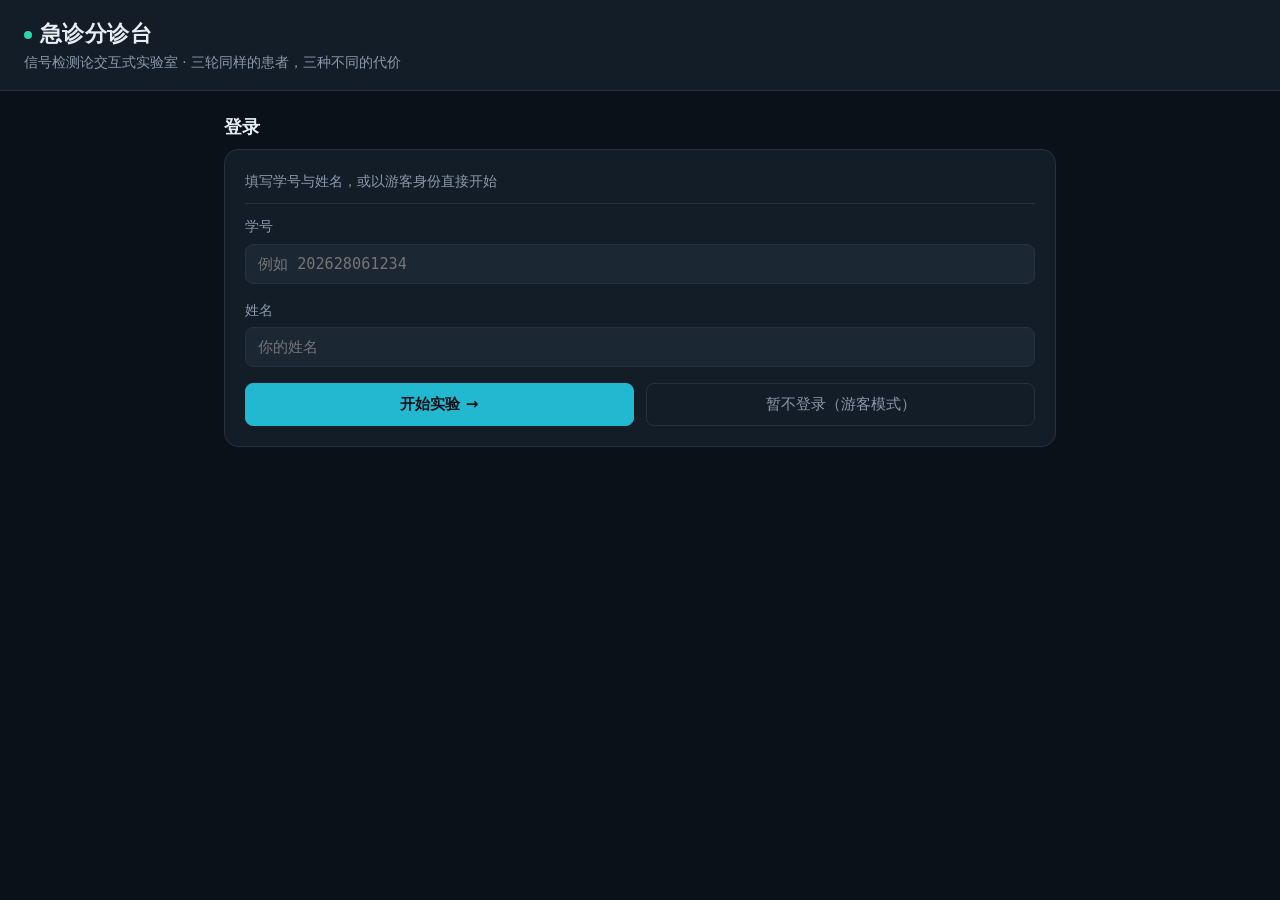
<file: index.html>
<!DOCTYPE html>
<html lang="zh-CN">
<head>
<meta charset="UTF-8">
<meta name="viewport" content="width=device-width, initial-scale=1.0">
<title>急诊分诊台 · 信号检测论交互式实验室</title>

<!-- 样式：先令牌，再布局 -->
<link rel="stylesheet" href="styles/tokens.css">
<link rel="stylesheet" href="styles/main.css">

<style>
/* ============================================================================
 * 开发导航条的门控（契约第 9 节第 1 条：学生一打开不许看见「7 后台」）
 *
 * ★ 用 CSS 默认藏起来，只有 <html> 上带 .dev-mode 时才显示。
 *   道理：CSS 是渲染前就生效的 ——「学生看到后台按钮」这件事在样式表
 *   生效的那一刻就不可能发生。换成 JS 回来改 style，页面会先按
 *   display:flex 画一帧再藏起来，那一帧学生是看得见的（闪一下）。
 *
 * ★ 为什么不写进 styles/main.css：本任务书的集成边界只允许改
 *   js/patient.js / index.html / admin.html / js/admin.js / docs/部署步骤.md，
 *   styles/* 整份只读。这一块排在两个 <link> 之后，选择器优先级和
 *   main.css 里那条 .dev-nav 相同（都是 0,1,0）—— 同优先级后写的赢，
 *   所以级联结果和写在 main.css 里完全一样。
 * ==========================================================================*/
.dev-nav{ display: none; }
html.dev-mode .dev-nav{ display: flex; }
</style>

<script>
/* 门控的开关：网址带 ?dev=1（判据是"有 dev 这个键"，值写什么都行）才显示。
 * ★ 这段必须放在 <head> 里、<body> 之前 —— 门控要在首次渲染之前生效。
 *   CSS 已经默认藏住了（所以最坏情况也只是导航条晚一点出现，不会闪出来），
 *   这里再在渲染前补上 .dev-mode，带参数的开发者一进来就是完整的。 */
if (new URLSearchParams(location.search).has('dev')) {
  document.documentElement.className += ' dev-mode';
}
</script>
</head>
<body>

<!-- ==========================================================================
     全局页头
     ========================================================================== -->
<header class="app-header">
  <h1><span class="brand-dot"></span>急诊分诊台</h1>
  <p class="subtitle">信号检测论交互式实验室 · 三轮同样的患者，三种不同的代价</p>
</header>

<!-- ==========================================================================
     开发导航条 —— 骨架阶段的临时工具，验收完成后可删
     ★ 整条默认藏起来，只有网址带 ?dev=1 时才显示（见 <head> 里的门控）
     当前所在的屏会高亮（由 showScreen 同步）
     ========================================================================== -->
<nav class="dev-nav">
  <span class="dev-nav-label">开发导航</span>
  <button data-screen="login"   onclick="showScreen('login')">1 登录</button>
  <button data-screen="brief"   onclick="showScreen('brief')">2 说明</button>
  <button data-screen="game"    onclick="showScreen('game')">3 游戏</button>
  <button data-screen="round"   onclick="showScreen('round')">4 轮次</button>
  <button data-screen="results" onclick="showScreen('results')">5 结果</button>
  <button data-screen="lab"     onclick="showScreen('lab')">6 实验室</button>
  <!-- 后台是独立页面，不是本页的一屏 —— 所以没有 data-screen 可高亮，
       直接跳过去（showScreen('admin') 已经随占位屏一起删掉了） -->
  <button onclick="location.href='admin.html'">7 后台</button>
</nav>

<main>

  <!-- ========================================================================
       1. 登录
       ======================================================================== -->
  <div class="screen active" id="screen-login">
    <h2>登录</h2>
    <p class="placeholder">这一屏最终会有：学号 + 姓名输入框，以及一个游客模式入口。</p>
    <div class="card">
      <div class="card-head">占位 · 尚未实装</div>
      <button class="btn btn-primary" onclick="showScreen('brief')">进入实验说明 →</button>
    </div>
  </div>

  <!-- ========================================================================
       2. 实验说明
       ======================================================================== -->
  <div class="screen" id="screen-brief">
    <h2>实验说明</h2>
    <p class="placeholder">这一屏最终会有：三轮结构说明、试次模式二选一（标准 30 / 快速 16）、知情同意。</p>
    <div class="card">
      <div class="card-head">占位 · 尚未实装</div>
      <button class="btn btn-primary">开始第一轮 →</button>
    </div>
  </div>

  <!-- ========================================================================
       3. 游戏
       ======================================================================== -->
  <div class="screen" id="screen-game">
    <h2 id="gameTitle">第 1 轮 · 常规值班</h2>
    <p class="placeholder">这一屏最终会有：患者卡片（主诉 + 生命体征）、「立即紧急处理 / 可以等待」两个按钮、判断后的即时反馈。</p>

    <!-- 监护仪面板的容器（视觉层 · 第 1 阶段）：位置在患者卡片上方。
         ⚠️ 这一块是 M1 骨架留下的静态占位，运行时会被 js/engine.js 里那句
         screen.innerHTML = [...] 整个换掉 —— 所以【活的】那个 #monitorPanel
         建在 engine.js 里，两处必须都在（详见交付说明）。 -->
    <div id="monitorPanel"></div>

    <div class="card">
      <div class="card-head">占位 · 尚未实装</div>
      <div class="btn-row">
        <button class="btn btn-danger" onclick="Engine.respond(true)">立即紧急处理</button>
        <button class="btn btn-ghost" onclick="Engine.respond(false)">可以等待</button>
      </div>
    </div>
  </div>

  <!-- ========================================================================
       4. 轮次过渡
       ======================================================================== -->
  <div class="screen" id="screen-round">
    <h2 id="roundTitle">轮次过渡</h2>
    <p class="placeholder">这一屏最终会有：情境变化提示（急诊爆满 / 复盘漏诊），带玩家真实数据。</p>
    <div class="card">
      <div class="card-head">占位 · 尚未实装</div>
      <pre id="roundIntro" class="round-intro"></pre>
      <button class="btn btn-primary">进入下一轮 →</button>
    </div>
  </div>

  <!-- ========================================================================
       5. 结果
       ======================================================================== -->
  <div class="screen" id="screen-results">
    <h2>结果</h2>
    <p class="placeholder">这一屏最终会有：三轮对比表（P(H) / P(FA) / d′ / c / 准确率）、混淆矩阵、SDT 指标解读。</p>
    <div class="card">
      <div class="card-head">占位 · 尚未实装</div>
      <table class="cm-table">
        <caption>混淆矩阵（示例格式）</caption>
        <thead>
          <tr><th>第一轮</th><th>击中 H</th><th>漏报 M</th><th>误报 FA</th><th>正确拒斥 CR</th></tr>
        </thead>
        <tbody>
          <tr><td>计数</td><td>—</td><td>—</td><td>—</td><td>—</td></tr>
        </tbody>
      </table>
      <div class="btn-row">
        <button class="btn btn-primary" onclick="showScreen('lab')">打开概念实验室 →</button>
        <button class="btn btn-ghost" onclick="Store.reset(); showScreen('login')">重新开始 →</button>
      </div>
    </div>
  </div>

  <!-- ========================================================================
       6. 概念实验室
       ======================================================================== -->
  <div class="screen" id="screen-lab">
    <h2>概念实验室</h2>
    <p class="placeholder">拖动滑块，观察 d′、判据 c、先验概率和代价怎么改变混淆矩阵和 ROC 曲线。</p>

    <nav class="lab-tabs" id="labTabs">
      <button class="lab-tab" data-lab="dist">两个分布</button>
      <button class="lab-tab" data-lab="roc">ROC 曲线</button>
      <button class="lab-tab" data-lab="payoff">代价与最优判据</button>
      <button class="lab-tab" data-lab="vigilance">警觉衰退模拟</button>
    </nav>

    <!-- 4 个面板容器。
         内容由各自的模块在【第一次被显示时】填充 —— 见 index.html 底部的 showLab()。
         不要在页面加载时就渲染进这里（容器还藏着，ECharts 会建成 0×0）。 -->
    <div class="lab-panel" id="panel-dist"></div>
    <div class="lab-panel" id="panel-roc"></div>
    <div class="lab-panel" id="panel-payoff"></div>
    <div class="lab-panel" id="panel-vigilance"></div>

    <!-- ★ 教师后台是【独立页面】admin.html（契约第 1 节 / 第 9 节第 2 条），
         不是本页的一屏 —— 这里必须整页跳转。
         原来写的是 showScreen('admin')，跳到的是本页那个写着
         「占位 · 尚未实装」的 #screen-admin，任何人点进来都以为后台没做。 -->
    <div style="margin-top:28px;text-align:center">
      <button class="btn btn-ghost" onclick="location.href='admin.html'">进入教师后台 →</button>
    </div>
  </div>

</main>

<!-- 配置与工具：先 config 后 utils -->
<script src="js/config.js"></script>
<script src="js/utils.js"></script>

<!-- 会话状态与各屏：store 必须排在最前（auth / brief 都要读它） -->
<script src="js/store.js"></script>
<script src="js/auth.js"></script>
<script src="js/brief.js"></script>

<!-- 患者：patient-data 是 patient 的素材库，必须排在它前面 -->
<script src="js/patient-data.js"></script>
<script src="js/patient.js"></script>
<script src="js/patient-card.js"></script>

<!-- 监护仪面板（视觉层 · 第 1 阶段）。★ 必须排在 engine.js 前面：engine 出患者时要调 Monitor.render -->
<script src="js/monitor.js"></script>

<!-- 游戏：先 scoring（纯计算），再 engine（状态机），最后 round（过渡屏） -->
<script src="js/scoring.js"></script>
<script src="js/engine.js"></script>
<script src="js/round.js"></script>

<!-- 成绩提交：POST /api/submit，失败静默、不影响游戏 -->
<script src="js/submit.js"></script>

<!-- 结果页 -->
<script src="js/results.js"></script>

<!-- 图表：echarts 是第三方库，必须排在 chart.js 前面（chart.js 要用它） -->
<script src="js/vendor/echarts.min.js"></script>
<script src="js/chart.js"></script>

<!-- 概念实验室的 4 个面板：各自往 #panel-xxx 里渲染，互不干扰 -->
<script src="js/lab/dist.js"></script>
<script src="js/lab/roc.js"></script>
<script src="js/lab/payoff.js"></script>
<script src="js/lab/vigilance.js"></script>

<script>
/* ============================================================================
 * 屏幕切换
 *
 * 参数用短名（'login'），函数内部拼成 'screen-login'。
 * 切换方式：给目标屏加 .active，其余屏由 CSS 自动隐藏（见 main.css）。
 * ==========================================================================*/

function showScreen(id) {
  var screens = document.querySelectorAll('.screen');

  for (var i = 0; i < screens.length; i++) {
    screens[i].classList.remove('active');
  }

  var target = document.getElementById('screen-' + id);
  if (!target) {
    console.warn('没有这个屏幕：screen-' + id);
  } else {
    target.classList.add('active');
  }

  // 同步开发导航条的高亮
  var navBtns = document.querySelectorAll('.dev-nav button');
  for (var j = 0; j < navBtns.length; j++) {
    if (navBtns[j].getAttribute('data-screen') === id) {
      navBtns[j].classList.add('active');
    } else {
      navBtns[j].classList.remove('active');
    }
  }

  window.scrollTo(0, 0);

  // 离开游戏屏时停掉监护仪的波形动画（视觉层 · 第 1 阶段）。
  // 波形是 requestAnimationFrame 驱动的：屏都藏起来了还接着画，
  // 就是白烧 CPU。所有换屏都走这个函数，所以停在这一处就够了。
  if (id !== 'game' && window.Monitor) Monitor.stop();

  // 进概念实验室时，默认打开第一个面板（懒渲染，见下面的 showLab）
  if (id === 'lab') {
    // ★ 每次进入都重置渲染标记 —— 学生玩完一局再回来，
    //   看到的必须是自己【新的】数据（比如 ROC 上那三个工作点）。
    //   只重置标记、不立刻重画，等 showLab 打开哪个面板哪个才重画。
    Object.keys(LAB_PANELS).forEach(function (k) {
      LAB_PANELS[k].rendered = false;
    });
    showLab('dist');
  }

  // 进结果页时重新渲染 —— 每局的 Store.rounds 都不一样，不能只渲染一次
  if (id === 'results' && window.Results && typeof Results.render === 'function') {
    Results.render(document.getElementById('screen-results'));
  }
}

/* ============================================================================
 * 概念实验室：面板切换
 *
 * ★ 关键机制：面板【第一次被显示时】才渲染，不是页面加载时就全渲染。
 *
 *   原因：ECharts 建图时要读容器的宽高。如果容器还藏着（display: none），
 *   宽高都是 0，图建出来就是 0×0 —— 切过去只看到一片空白。
 *   所以必须等容器真正可见了，才让对应的模块去建图。
 *
 * 【4 个面板模块的接口】（契约 5.6）
 *   window.LabDist      = { render: function (el) {...} }
 *   window.LabRoc       = { render: function (el) {...} }
 *   window.LabPayoff    = { render: function (el) {...} }
 *   window.LabVigilance = { render: function (el) {...} }
 *   el 就是下面那 4 个 #panel-xxx 容器，模块自己往里面填内容。
 * ==========================================================================*/

var LAB_PANELS = {
  dist:      { el: 'panel-dist',      mod: 'LabDist',      rendered: false },
  roc:       { el: 'panel-roc',       mod: 'LabRoc',       rendered: false },
  payoff:    { el: 'panel-payoff',    mod: 'LabPayoff',    rendered: false },
  vigilance: { el: 'panel-vigilance', mod: 'LabVigilance', rendered: false }
};

function showLab(name) {
  var cur = LAB_PANELS[name];
  if (!cur) return;

  // 1. 面板显隐
  Object.keys(LAB_PANELS).forEach(function (k) {
    var el = document.getElementById(LAB_PANELS[k].el);
    if (el) el.style.display = (k === name) ? 'block' : 'none';
  });

  // 2. 标签高亮
  var tabs = document.querySelectorAll('.lab-tab');
  for (var i = 0; i < tabs.length; i++) {
    tabs[i].classList.toggle('active', tabs[i].getAttribute('data-lab') === name);
  }

  // 3. ★ 第一次显示时才渲染
  if (cur.rendered) return;

  var box = document.getElementById(cur.el);
  var mod = window[cur.mod];
  if (!mod || typeof mod.render !== 'function') {
    box.innerHTML =
      '<div class="card"><div class="card-head">模块未加载</div>' +
      '找不到 <code>window.' + cur.mod + '.render()</code>。' +
      '请检查 index.html 里 <code>js/lab/</code> 的 script 标签有没有漏。</div>';
    return;
  }

  mod.render(box);
  cur.rendered = true;
}

// 绑定标签点击
(function () {
  var tabs = document.querySelectorAll('.lab-tab');
  for (var i = 0; i < tabs.length; i++) {
    (function (btn) {
      btn.addEventListener('click', function () {
        showLab(btn.getAttribute('data-lab'));
      });
    })(tabs[i]);
  }
})();

/* ============================================================================
 * 骨架阶段的假流程（demoRound / enterRound / finishRound / nextRound）
 * 已整段删除 —— 三轮状态机现在是 M6（js/engine.js），
 * 轮次过渡屏是 M7（js/round.js）。游戏屏里那两个 onclick 只是兜底，
 * 真正的事件绑定在 engine.js 重建 DOM 时用 addEventListener 挂上。
 * ==========================================================================*/

/* ============================================================================
 * 开发期调试提示：成绩到底会不会送到教师后台（只有开发者会在控制台看到）
 *
 * 不影响任何游戏逻辑，只是把"接线断在哪"当场说清楚。三种情况：
 *   · submit.js 没加载（路径写错、文件被删）→ 成绩只留在本机
 *   · 从 file:// 打开 → 提交要跨源，本机调试应该用 http://127.0.0.1:5055/
 *   · 后端没起来 → 这不是错，submit.js 本来就会静默失败，成绩仍存在 localStorage
 *
 * ★ 用 console.info 而不是 console.warn：断网/后端没开是【正常】状态，
 *   不该在控制台里冒充错误（契约第 9 节要求"无红字"）。
 * ==========================================================================*/

(function () {
  if (typeof Submit === 'undefined') {
    console.warn('[接线] 没找到 Submit —— js/submit.js 没加载，成绩不会提交到教师后台。');
    return;
  }

  console.info('[接线] 成绩提交层就位：POST ' + (Submit.apiBase || '') + '/api/submit' +
               (Submit.apiBase ? '（绝对地址）' : '（同源，相对路径）'));

  if (location.protocol === 'file:') {
    console.info('[接线] 当前是 file:// 打开的，提交会跨源。本机调试请用 ' +
                 'http://127.0.0.1:5055/ 打开（同源，不用设 Submit.apiBase）。');
  }
})();

// 页面加载：退回登录屏（同时把开发导航条的高亮同步过来）
showScreen('login');
</script>

</body>
</html>
</file>
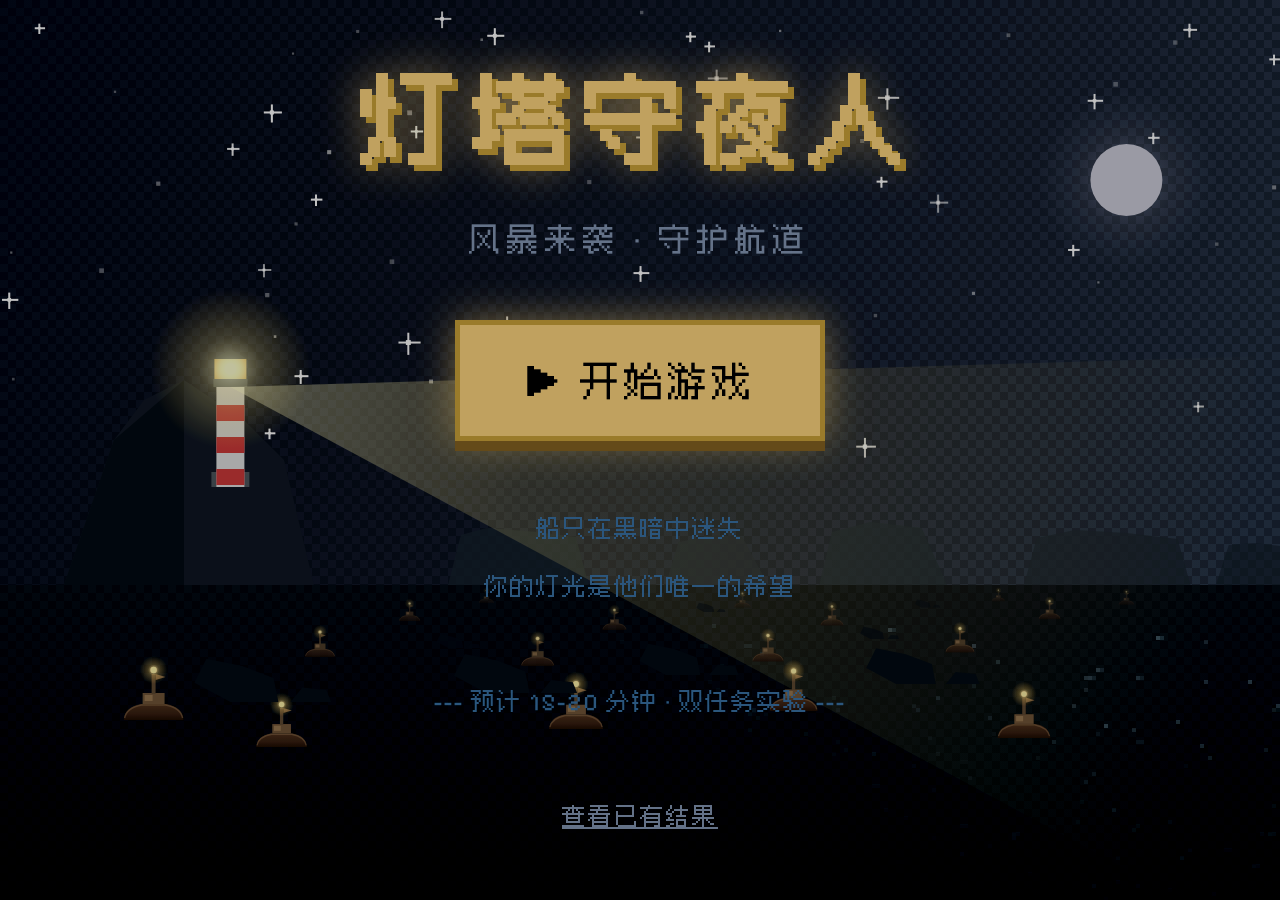
<file: hw2/index.html>
<!DOCTYPE html>
<html lang="zh-CN">
<head>
<meta charset="UTF-8">
<meta name="viewport" content="width=device-width, initial-scale=1.0">
<title>守灯者：风暴夜班 · 注意力实验</title>
<link rel="preconnect" href="https://fonts.googleapis.com">
<link rel="preconnect" href="https://fonts.gstatic.com" crossorigin>
<link href="https://fonts.googleapis.com/css2?family=Pixelify+Sans:wght@400;600;700&family=Press+Start+2P&display=swap" rel="stylesheet">
<link rel="stylesheet" href="css/style.css?v=20261104d">
</head>
<body>

<!-- 1. 开屏 —— 像游戏启动画面 -->
<section id="screen-welcome" class="screen active">
  <!-- 像素化海面背景Canvas -->
  <canvas id="welcome-canvas"></canvas>

  <div class="welcome-content">
    <h1 class="game-title">灯塔守夜人</h1>
    <p class="game-subtitle">风暴来袭 · 守护航道</p>
    <button id="btn-to-consent" class="game-start-btn">▶ 开始游戏</button>
    <div class="game-hint">
      船只在黑暗中迷失<br>
      你的灯光是他们唯一的希望<br><br>
      --- 预计 15-20 分钟 · 双任务实验 ---<br><br>
      <a href="results.html" style="color:#8b9bb4; text-decoration:underline;">查看已有结果</a>
    </div>
  </div>
</section>

<!-- 2. 知情同意 -->
<section id="screen-consent" class="screen">
  <canvas id="consent-canvas" class="bg-canvas"></canvas>
  <div class="panel wide">
    <h2 class="title small">知情同意书</h2>
    <div class="consent-body">
      <p>您将参加一项关于视觉注意力与情景监控的心理学研究。研究包括两个任务：信号灯搜索任务、航海图变化监测任务。</p>
      <p>实验不涉及生理测量、摄像头或麦克风采集，不收集个人身份信息。我们仅记录匿名编号、按键反应、正确率与反应时等行为数据。</p>
      <p>数据仅用于课程作业分析，结果以匿名汇总形式呈现。参与完全自愿，您可随时退出，不会有任何不利影响。</p>
      <p>如有疑问或感到不适，可立即关闭页面退出实验。</p>
    </div>
    <label class="check">
      <input type="checkbox" id="consent-check">
      <span>我已阅读并同意参与本次实验</span>
    </label>
    <div class="actions">
      <button id="btn-consent-ok" class="btn primary" disabled>同意并继续</button>
      <button id="btn-consent-back" class="btn ghost">返回</button>
    </div>
  </div>
</section>

<!-- 3. 匿名编号 -->
<section id="screen-participant" class="screen">
  <canvas id="participant-canvas" class="bg-canvas"></canvas>
  <div class="panel">
    <h2 class="title small">守夜人登记</h2>
    <p class="hint">请输入您的匿名编号<br>（建议使用学号后4位数字）</p>
    <input type="text" id="participant-id" class="input" maxlength="20" placeholder="输入编号..." autocomplete="off">
    <p id="participant-error" class="error hidden">请输入非空编号</p>
    <div class="actions">
      <button id="btn-participant-ok" class="btn primary">确认开始</button>
      <button id="btn-participant-back" class="btn ghost">返回</button>
    </div>
  </div>
</section>

<!-- 4. 实验区域 -->
<section id="screen-experiment" class="screen">
  <div id="exp-stage-wrap">
    <canvas id="stage" width="1600" height="900"></canvas>
    <div id="exp-overlay" class="overlay hidden">
      <div class="overlay-inner">
        <h3 id="overlay-title">准备中…</h3>
        <p id="overlay-text"></p>
      </div>
    </div>
  </div>
  <div id="exp-footer">
    <span id="exp-progress">试次 0 / 0</span>
    <span id="exp-hint-text">请使用键盘按键作答</span>
  </div>
</section>

<!-- 5. 结果页 -->
<section id="screen-result" class="screen">
  <canvas id="result-canvas" class="bg-canvas"></canvas>
  <div class="panel">
    <h2 class="title small">值班完成</h2>
    <p id="result-text" class="hint">天色渐亮<br>风暴已过<br>感谢你守护航道安全</p>
    <div id="result-summary" class="meta"></div>
    <div class="actions">
      <button id="btn-result-again" class="btn ghost">重新开始</button>
    </div>
  </div>
</section>

<script>
  // 网址加 ?test=1 进入测试模式（上传记为 test_*）
  if (new URLSearchParams(location.search).get('test') === '1') {
    sessionStorage.setItem('test_mode', '1');
  }
</script>
<script src="js/config.js?v=20261104d"></script>
<script src="js/common.js?v=20261104d"></script>
<script src="js/welcome.js?v=20261104d"></script>
<script src="js/app.js?v=20261104d"></script>
</body>
</html>
</file>
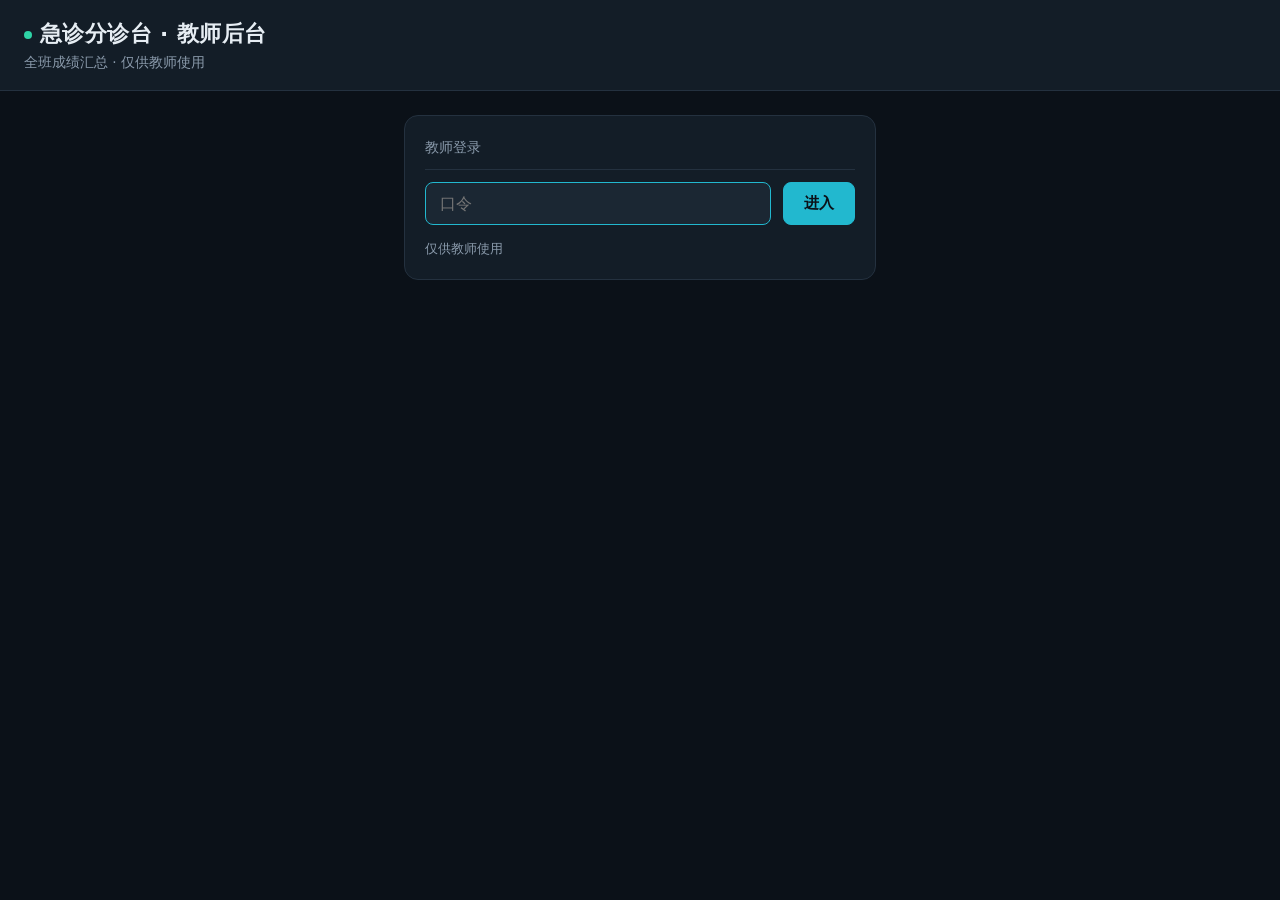
<file: admin.html>
<!DOCTYPE html>
<html lang="zh-CN">
<head>
<meta charset="UTF-8">
<meta name="viewport" content="width=device-width, initial-scale=1.0">
<title>急诊分诊台 · 教师后台</title>

<!-- 样式：先令牌，再布局。和 index.html 用同一套（契约 2.2） -->
<link rel="stylesheet" href="styles/tokens.css">
<link rel="stylesheet" href="styles/main.css">

<style>
/* ============================================================================
 * 教师后台自己的版式
 *
 * 【为什么样式写在这里而不是 main.css】
 *   M13 的集成边界只允许新建 admin.html / js/admin.js，styles/main.css 整份只读。
 *   所以这一页特有的版式只能写在这个 <style> 里 —— 和 js/results.js 当初
 *   "没有改 CSS 的权限，只能写行内样式"是同一个原因。
 *   色值一律 var(--c-*)、字体一律 var(--font-*)（契约 2.2 / 2.3）；
 *   通用的东西（.card / .btn / .cm-table / .lab-tabs / .chart）一律复用 main.css，
 *   这里只写后台特有的那几块：工具栏、概览卡片、表格壳、登录框。
 * ==========================================================================*/

[hidden]{ display: none !important; }

/* 后台要摆 4 张图 + 一张 12 列的宽表，main.css 的 880px 太窄 */
.admin-main{ max-width: 1180px; }

/* 登录页只有一张卡片，收窄一点才像入口而不是内容页 */
.admin-narrow{ max-width: 520px; }

/* ---------------------------------------------------------------- 登录 */

.login-row{
  display: flex;
  gap: 12px;
  flex-wrap: wrap;
}

.input{
  flex: 1 1 200px;
  min-width: 0;                     /* 不加这行，flex 子项在窄屏会被内容撑破 */
  padding: 10px 14px;
  background: var(--c-surface-2);
  border: 1px solid var(--c-border);
  border-radius: var(--radius-sm);
  color: var(--c-text);
  font-family: var(--font-sans);
  font-size: 1rem;
}

.input:focus{
  outline: none;
  border-color: var(--c-primary);
}

.login-row .btn{ flex: 0 0 auto; }

/* 口令错误 / 连不上服务器 —— 红字，不用 alert（任务书 M13 第 1 节） */
.msg{
  margin-top: 12px;
  font-size: 0.88rem;
  line-height: 1.6;
  color: var(--c-danger);
}

.login-hint{
  margin-top: 14px;
  font-size: 0.8rem;
  color: var(--c-text-dim);
}

/* ---------------------------------------------------------------- 工具栏 */

.toolbar{
  display: flex;
  flex-wrap: wrap;
  gap: 12px;
  align-items: center;
  justify-content: space-between;
  margin-bottom: 16px;
}

/* 模式过滤用 lab-tabs 那套胶囊按钮（样式在 main.css，这里只把外边距收掉） */
.toolbar .lab-tabs{ margin: 0; }

.toolbar-right{
  display: flex;
  gap: 8px;
  flex-wrap: wrap;
}

/* 状态行：正在取数据 / 当前有哪些人 */
.status{
  min-height: 1.3em;
  margin-bottom: 12px;
  font-size: 0.85rem;
  color: var(--c-text-dim);
}

/* 出错横幅：连不上服务器时用它，而不是把整页清空 */
.banner{
  display: flex;
  gap: 12px;
  align-items: center;
  justify-content: space-between;
  flex-wrap: wrap;
  padding: 12px 16px;
  margin-bottom: 16px;
  background: var(--c-surface);
  border: 1px solid var(--c-danger);
  border-radius: var(--radius-sm);
}

.banner-text{
  font-size: 0.9rem;
  color: var(--c-danger);
  line-height: 1.6;
}

/* ------------------------------------------------------------ 概览卡片 */

.tiles{
  display: grid;
  grid-template-columns: repeat(auto-fit, minmax(170px, 1fr));
  gap: 12px;
  margin-bottom: 16px;
}

.tile{
  padding: 16px 18px;
  background: var(--c-surface);
  border: 1px solid var(--c-border);
  border-radius: var(--radius);
}

.tile-label{
  margin-bottom: 6px;
  font-size: 0.82rem;
  color: var(--c-text-dim);
}

/* 读数一律等宽（契约 2.3）—— 数字不跳，像真仪器 */
.tile-value{
  font-family: var(--font-mono);
  font-variant-numeric: tabular-nums;
  font-size: 1.7rem;
  line-height: 1.25;
  color: var(--c-text);
}

/* ------------------------------------------------------------ 图表容器 */

.chart-grid{
  display: grid;
  grid-template-columns: 1fr;       /* 窄屏单列 */
  gap: 16px;
}

@media (min-width: 1000px){
  .chart-grid{ grid-template-columns: 1fr 1fr; }
}

/* .card 自带 margin-bottom，在网格里会变成不等距的缝 */
.chart-grid .card{ margin-bottom: 0; }

/* 图下面那句话（图 1、图 4 必须有的结论句） */
.caption{
  margin-top: 14px;
  font-size: 0.9rem;
  line-height: 1.8;
  color: var(--c-text);
}

.caption .cap-dim{ color: var(--c-text-dim); }

/* 没数据时占位，别留一块空白的图 */
.empty{
  padding: 40px 8px;
  text-align: center;
  font-size: 0.9rem;
  color: var(--c-text-dim);
}

/* ------------------------------------------------------------ 成绩表格 */

.table-tools{
  display: flex;
  gap: 12px;
  align-items: center;
  flex-wrap: wrap;
  margin-bottom: 12px;
}

.table-tools .input{ flex: 1 1 220px; }

.table-hint{
  font-size: 0.82rem;
  color: var(--c-text-dim);
}

/* 横向滚动壳：12 列表格在窄屏上滚自己，不许把整页撑宽 */
.table-wrap{ overflow: auto; }

/* 超过 10 人时表头吸顶（任务书 M13 第 5 节）。
   壳要能纵向滚，position:sticky 才有效果 —— 所以同时给最大高度。 */
.table-wrap.sticky{ max-height: 70vh; }

.table-wrap.sticky .admin-table thead th{
  position: sticky;
  top: 0;
  z-index: 2;
  background: var(--c-surface);
}

/* 每列表头的排序箭头 */
.admin-table th.sortable{
  cursor: pointer;
  user-select: none;
  -webkit-user-select: none;
  white-space: nowrap;
}

.admin-table th.sortable:hover{ color: var(--c-text); }

.admin-table th .arrow{
  margin-left: 4px;
  font-family: var(--font-mono);
  font-size: 0.8em;
  color: var(--c-primary);
}

/* 表格里的中文列（姓名、模式）走正文字体；数字列由 tokens.css 的 .cm-table td 管 */
.admin-table td.txt,
.admin-table th.txt{
  font-family: var(--font-sans);
  text-align: left;
}

.admin-table td.num{ text-align: right; white-space: nowrap; }

/* 表头两行（"第一轮 / d′ c"）时用 */
.admin-table th.sub{ font-weight: 400; color: var(--c-text-dim); }

@media (max-width: 700px){
  .admin-main{ padding: 16px; }
  .tile-value{ font-size: 1.45rem; }
}
</style>
</head>
<body>

<!-- ==========================================================================
     页头：和 index.html 同一套 .app-header，只是标题多了"教师后台"
     ========================================================================== -->
<header class="app-header">
  <h1><span class="brand-dot"></span>急诊分诊台 · 教师后台</h1>
  <p class="subtitle">全班成绩汇总 · 仅供教师使用</p>
</header>

<!-- ==========================================================================
     1. 登录闸门
       口令 POST 到 /api/admin/login 换 token，token 存 sessionStorage。
       ★ 口令不许出现在这个文件的任何地方（任务书 M13 硬约束）
     ========================================================================== -->
<div id="gate">
  <main class="admin-main admin-narrow">
    <form class="card" id="loginForm" novalidate>
      <div class="card-head">教师登录</div>
      <div class="login-row">
        <input class="input" id="loginPassword" type="password" name="password"
               placeholder="口令" autocomplete="current-password"
               aria-label="教师口令" required>
        <button class="btn btn-primary" type="submit" id="loginBtn">进入</button>
      </div>
      <!-- 口令错误 / 连不上服务器都显示在这里（红字），不用 alert -->
      <p class="msg" id="loginMsg" role="alert" hidden></p>
      <p class="login-hint">仅供教师使用</p>
    </form>
  </main>
</div>

<!-- ==========================================================================
     主界面：登录成功后才显示
     ========================================================================== -->
<main class="admin-main" id="panel" hidden>

  <!-- 2. 顶部工具栏 -->
  <div class="toolbar">
    <nav class="lab-tabs" id="modeSeg" aria-label="按试次模式过滤">
      <button type="button" class="lab-tab active" data-mode="all">全部</button>
      <button type="button" class="lab-tab" data-mode="standard">标准版</button>
      <button type="button" class="lab-tab" data-mode="quick">快速版</button>
    </nav>
    <div class="toolbar-right">
      <!-- ★ 导出的是【当前筛选后】的表格内容（和表格里看到的一致）。
           一行数据都没有时置灰（js/admin.js 里按 visibleRows() 同步）——
           不下载一个只有表头的空文件。 -->
      <button type="button" class="btn" id="exportBtn">导出全班 CSV</button>
      <button type="button" class="btn" id="refreshBtn">刷新数据</button>
      <button type="button" class="btn btn-ghost" id="logoutBtn">退出登录</button>
    </div>
  </div>

  <!-- 状态行 + 出错横幅 -->
  <p class="status" id="status" role="status" aria-live="polite"></p>
  <div class="banner" id="errBanner" role="alert" hidden>
    <span class="banner-text" id="errText"></span>
    <button type="button" class="btn" id="retryBtn">重试</button>
  </div>

  <!-- 3. 概览卡片（数字由 js/admin.js 填） -->
  <div class="tiles">
    <div class="tile">
      <div class="tile-label">提交人数</div>
      <div class="tile-value" id="tileN">—</div>
    </div>
    <div class="tile">
      <div class="tile-label">平均 d′</div>
      <div class="tile-value" id="tileD">—</div>
    </div>
    <div class="tile">
      <div class="tile-label">平均 c</div>
      <div class="tile-value" id="tileC">—</div>
    </div>
    <div class="tile">
      <div class="tile-label">平均准确率</div>
      <div class="tile-value" id="tileAcc">—</div>
    </div>
  </div>

  <!-- ========================================================================
       4. 四张图
       ★ 容器都是【可见的】—— 容器藏着的时候 ECharts 只会画出空白（契约 5.6）。
       图由 js/admin.js 在数据到位后建（Chart.make 内部会销毁重建，
       所以"刷新数据"可以直接重画，不用自己清理）。
       ======================================================================== -->

  <!-- 图 1：这一页的核心，整宽 -->
  <section class="card">
    <div class="card-head">图 1 · 三轮的平均 d′ 与 c（d′ 左轴 · c 右轴）</div>
    <div class="chart" id="chartRounds"></div>
    <p class="caption" id="capRounds"></p>
  </section>

  <div class="chart-grid">

    <section class="card">
      <div class="card-head">图 2 · 班级 ROC 散点</div>
      <div class="chart" id="chartRoc"></div>
      <p class="caption" id="capRoc"></p>
    </section>

    <section class="card">
      <div class="card-head">图 3 · d′ 分布直方图</div>
      <div class="chart" id="chartHist"></div>
      <p class="caption" id="capHist"></p>
    </section>

    <section class="card">
      <div class="card-head">图 4 · 实测 d′ vs 系统 d′</div>
      <div class="chart" id="chartSys"></div>
      <p class="caption" id="capSys"></p>
    </section>

  </div>

  <!-- 5. 成绩表格 -->
  <section class="card" style="margin-top:16px">
    <div class="card-head">成绩表格（点表头排序）</div>
    <div class="table-tools">
      <input class="input" id="search" type="search" placeholder="搜学号或姓名"
             aria-label="按学号或姓名搜索">
      <span class="table-hint" id="tableHint"></span>
    </div>
    <div class="table-wrap" id="tableWrap">
      <table class="cm-table admin-table" id="table">
        <thead>
          <tr id="theadRow">
            <th class="sortable txt" data-key="studentId">学号</th>
            <th class="sortable txt" data-key="studentName">姓名</th>
            <th class="sortable txt" data-key="mode">模式</th>
            <th class="sortable" data-key="r1d" title="按第一轮 d′ 排序">第一轮 d′ / c</th>
            <th class="sortable" data-key="r2d" title="按第二轮 d′ 排序">第二轮 d′ / c</th>
            <th class="sortable" data-key="r3d" title="按第三轮 d′ 排序">第三轮 d′ / c</th>
            <th class="sortable" data-key="overallDPrime">总 d′</th>
            <th class="sortable" data-key="overallC">总 c</th>
            <th class="sortable" data-key="overallAccuracy">准确率</th>
            <th class="sortable" data-key="finishedAt">提交时间</th>
          </tr>
        </thead>
        <tbody id="tbody"></tbody>
      </table>
    </div>
  </section>

</main>

<!-- ==========================================================================
     脚本
     ★ echarts 必须排在 chart.js 前面：chart.js 是它的薄封装，等着用 window.echarts。
       （任务书 M13 的清单里这两个写反了，以「顺序别反」那句注释为准。）
     教师端不玩游戏，所以【不需要】config / store / patient / engine 那些。
     ========================================================================== -->
<script src="js/utils.js"></script>
<script src="js/vendor/echarts.min.js"></script>
<script src="js/chart.js"></script>
<script src="js/admin.js"></script>

</body>
</html>
</file>
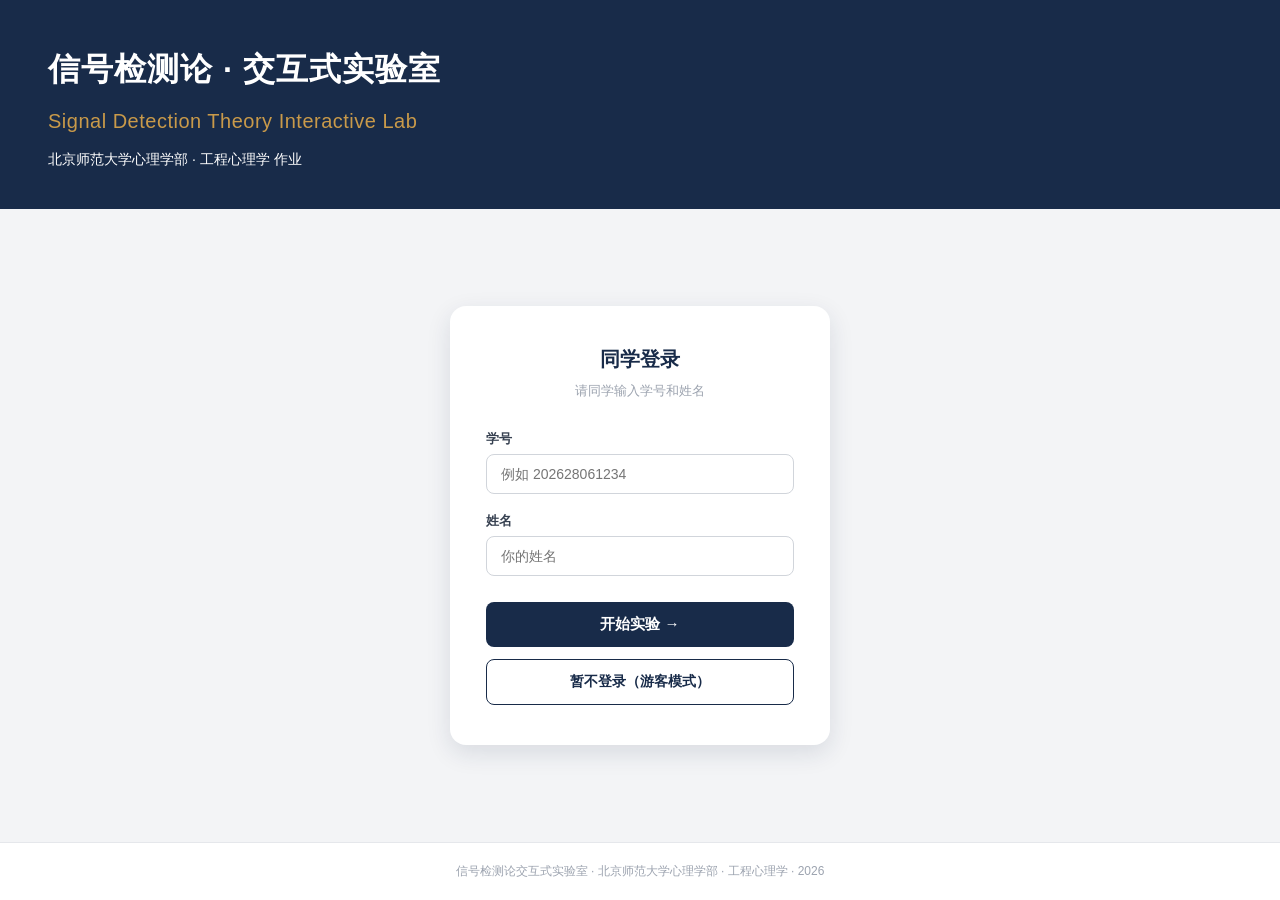
<file: page1.html>
<!DOCTYPE html>
<html lang="zh-CN">
<head>
<meta charset="UTF-8">
<meta name="viewport" content="width=device-width, initial-scale=1.0">
<title>信号检测论 · 交互式实验室</title>
<link rel="preconnect" href="https://fonts.googleapis.com">
<link rel="preconnect" href="https://fonts.gstatic.com" crossorigin>
<link href="https://fonts.googleapis.com/css2?family=Dancing+Script:wght@600&display=swap" rel="stylesheet">
<style>
  * {
    margin: 0;
    padding: 0;
    box-sizing: border-box;
  }

  body {
    font-family: "PingFang SC", "Microsoft YaHei", "Helvetica Neue", Arial, sans-serif;
    background-color: #f3f4f6;
    color: #1f2937;
    display: flex;
    flex-direction: column;
    min-height: 100vh;
  }

  header {
    background-color: rgb(24, 43, 73);
    color: #ffffff;
    text-align: left;
    padding: 48px 48px 40px;
  }

  header h1 {
    font-size: 32px;
    font-weight: 700;
    letter-spacing: 1px;
    color: #ffffff;
  }

  header .subtitle-en {
    margin-top: 18px;
    font-size: 20px;
    font-weight: 400;
    color: #c99a4a;
    letter-spacing: 0.5px;
  }

  header .affiliation {
    margin-top: 18px;
    font-size: 14px;
    color: #ffffff;
  }

  main {
    flex: 1;
    display: flex;
    align-items: center;
    justify-content: center;
    padding: 40px 20px;
  }

  .login-card {
    background: #ffffff;
    border-radius: 16px;
    box-shadow: 0 8px 24px rgba(24, 43, 73, 0.12);
    padding: 40px 36px;
    width: 100%;
    max-width: 380px;
  }

  .login-card h2 {
    font-size: 20px;
    color: rgb(24, 43, 73);
    font-weight: 700;
    text-align: center;
  }

  .login-card .desc {
    margin-top: 8px;
    margin-bottom: 28px;
    font-size: 13px;
    color: #9ca3af;
    text-align: center;
    line-height: 1.6;
  }

  .form-group {
    margin-bottom: 18px;
  }

  .form-group label {
    display: block;
    font-size: 13px;
    color: #374151;
    margin-bottom: 6px;
    font-weight: 600;
  }

  .form-group input {
    width: 100%;
    padding: 11px 14px;
    font-size: 14px;
    border: 1px solid #d1d5db;
    border-radius: 8px;
    outline: none;
    transition: border-color 0.2s, box-shadow 0.2s;
  }

  .form-group input:focus {
    border-color: rgb(24, 43, 73);
    box-shadow: 0 0 0 3px rgba(24, 43, 73, 0.12);
  }

  .btn-primary {
    width: 100%;
    padding: 13px;
    margin-top: 8px;
    background-color: rgb(24, 43, 73);
    color: #ffffff;
    border: none;
    border-radius: 8px;
    font-size: 15px;
    font-weight: 700;
    cursor: pointer;
    transition: background-color 0.2s, transform 0.1s;
  }

  .btn-primary:hover {
    background-color: rgb(32, 56, 94);
  }

  .btn-primary:active {
    transform: scale(0.98);
  }

  .btn-secondary {
    width: 100%;
    padding: 13px;
    margin-top: 12px;
    background-color: #ffffff;
    color: rgb(24, 43, 73);
    border: 1.5px solid rgb(24, 43, 73);
    border-radius: 8px;
    font-size: 14px;
    font-weight: 600;
    cursor: pointer;
    transition: background-color 0.2s;
  }

  .btn-secondary:hover {
    background-color: #f0f2f6;
  }

  footer {
    text-align: center;
    padding: 20px;
    font-size: 12px;
    color: #9ca3af;
    background-color: #ffffff;
    border-top: 1px solid #e5e7eb;
  }
</style>
</head>
<body>

  <header>
    <h1>信号检测论 · 交互式实验室</h1>
    <div class="subtitle-en">Signal Detection Theory Interactive Lab</div>
    <div class="affiliation">北京师范大学心理学部 · 工程心理学 作业</div>
  </header>

  <main>
    <div class="login-card">
      <h2>同学登录</h2>
      <p class="desc">请同学输入学号和姓名</p>

      <div class="form-group">
        <label for="studentId">学号</label>
        <input type="text" id="studentId" placeholder="例如 202628061234">
      </div>

      <div class="form-group">
        <label for="studentName">姓名</label>
        <input type="text" id="studentName" placeholder="你的姓名">
      </div>

      <button class="btn-primary" onclick="handleLogin()">开始实验 →</button>
      <button class="btn-secondary" onclick="handleGuest()">暂不登录（游客模式）</button>
    </div>
  </main>

  <footer>
    信号检测论交互式实验室 · 北京师范大学心理学部 · 工程心理学 · 2026
  </footer>

  <script>
    function handleLogin() {
      const id = document.getElementById('studentId').value.trim();
      const name = document.getElementById('studentName').value.trim();

      if (!id || !name) {
        alert('请填写学号和姓名后再开始实验。');
        return;
      }

      console.log("登录成功");
      const params = new URLSearchParams({ name: name, id: id });
      window.location.href = 'page2.html?' + params.toString();
    }

    function handleGuest() {
      console.log("游客模式");
      window.location.href = 'page2.html?guest=1';
    }
  </script>

</body>
</html>
</file>
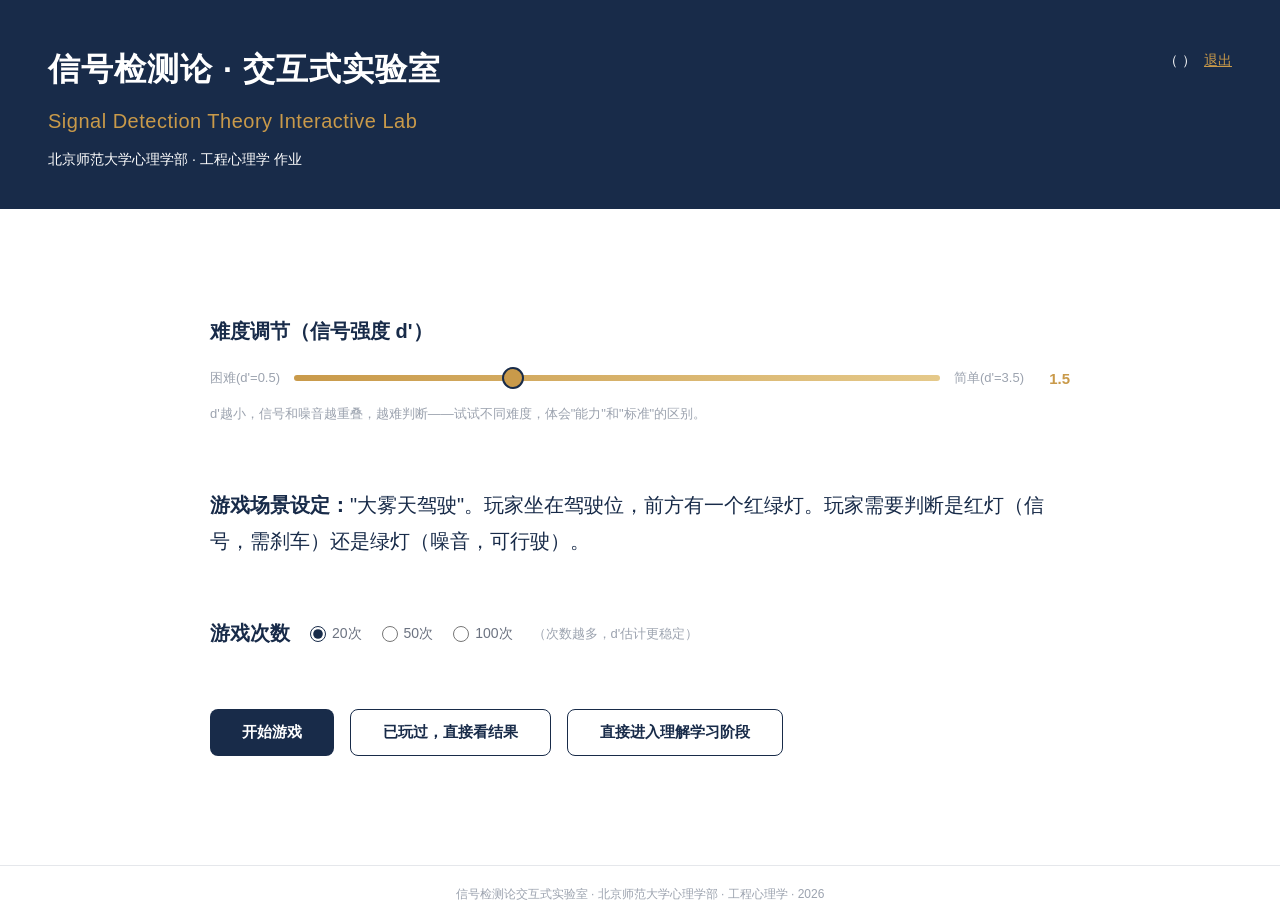
<file: page2.html>
<!DOCTYPE html>
<html lang="zh-CN">
<head>
<meta charset="UTF-8">
<meta name="viewport" content="width=device-width, initial-scale=1.0">
<title>难度设置 · 信号检测论交互式实验室</title>
<style>
  * {
    margin: 0;
    padding: 0;
    box-sizing: border-box;
  }

  body {
    font-family: "PingFang SC", "Microsoft YaHei", "Helvetica Neue", Arial, sans-serif;
    background-color: #ffffff;
    color: #1f2937;
    display: flex;
    flex-direction: column;
    min-height: 100vh;
  }

  header {
    background-color: rgb(24, 43, 73);
    color: #ffffff;
    padding: 48px 48px 40px;
    display: flex;
    justify-content: space-between;
    align-items: flex-start;
  }

  header h1 {
    font-size: 32px;
    font-weight: 700;
    letter-spacing: 1px;
    color: #ffffff;
  }

  header .subtitle-en {
    margin-top: 18px;
    font-size: 20px;
    font-weight: 400;
    color: #c99a4a;
    letter-spacing: 0.5px;
  }

  header .affiliation {
    margin-top: 18px;
    font-size: 14px;
    color: #ffffff;
  }

  .header-right {
    font-size: 14px;
    color: #ffffff;
    white-space: nowrap;
    margin-top: 4px;
  }

  .header-right .logout-link {
    color: #c99a4a;
    text-decoration: underline;
    cursor: pointer;
    margin-left: 4px;
  }

  main {
    flex: 1;
    display: flex;
    justify-content: center;
    padding: 48px 20px;
  }

  .content {
    width: 100%;
    max-width: 860px;
    display: flex;
    flex-direction: column;
    justify-content: space-evenly;
    min-height: 560px;
  }

  .section-title {
    font-size: 20px;
    font-weight: 700;
    color: rgb(24, 43, 73);
    margin-bottom: 24px;
  }

  .slider-row {
    display: flex;
    align-items: center;
    gap: 14px;
    margin-bottom: 16px;
  }

  .slider-label-side {
    font-size: 13px;
    color: #9ca3af;
    white-space: nowrap;
  }

  .slider-value {
    font-size: 15px;
    font-weight: 700;
    color: #c99a4a;
    min-width: 32px;
    text-align: right;
  }

  input[type="range"] {
    flex: 1;
    -webkit-appearance: none;
    appearance: none;
    height: 6px;
    border-radius: 3px;
    background: linear-gradient(to right, #c99a4a, #e5c98a);
    outline: none;
  }

  input[type="range"]::-webkit-slider-thumb {
    -webkit-appearance: none;
    appearance: none;
    width: 22px;
    height: 22px;
    border-radius: 50%;
    background-color: #c99a4a;
    border: 2.5px solid rgb(24, 43, 73);
    cursor: pointer;
  }

  input[type="range"]::-moz-range-thumb {
    width: 22px;
    height: 22px;
    border-radius: 50%;
    background-color: #c99a4a;
    border: 2.5px solid rgb(24, 43, 73);
    cursor: pointer;
  }

  .description {
    font-size: 13px;
    color: #9ca3af;
    line-height: 1.7;
  }

  .scenario-text {
    font-size: 20px;
    color: rgb(24, 43, 73);
    line-height: 1.8;
  }

  .scenario-text .bold-label {
    font-weight: 700;
  }

  .trial-row {
    display: flex;
    align-items: center;
    flex-wrap: wrap;
    gap: 20px;
  }

  .trial-label {
    font-size: 20px;
    font-weight: 700;
    color: rgb(24, 43, 73);
  }

  .trial-options {
    display: flex;
    align-items: center;
    gap: 20px;
    flex-wrap: wrap;
  }

  .trial-options label {
    display: flex;
    align-items: center;
    gap: 6px;
    font-size: 14px;
    color: #6b7280;
    cursor: pointer;
  }

  .trial-options input[type="radio"] {
    accent-color: rgb(24, 43, 73);
    width: 16px;
    height: 16px;
    cursor: pointer;
  }

  .trial-note {
    font-size: 13px;
    color: #9ca3af;
  }

  .action-row {
    display: flex;
    flex-wrap: wrap;
    gap: 16px;
  }

  .btn-primary {
    padding: 13px 32px;
    background-color: rgb(24, 43, 73);
    color: #ffffff;
    border: none;
    border-radius: 8px;
    font-size: 15px;
    font-weight: 700;
    cursor: pointer;
    transition: background-color 0.2s, transform 0.1s;
  }

  .btn-primary:hover {
    background-color: rgb(32, 56, 94);
  }

  .btn-primary:active {
    transform: scale(0.98);
  }

  .btn-secondary {
    padding: 13px 32px;
    background-color: #ffffff;
    color: rgb(24, 43, 73);
    border: 1.5px solid rgb(24, 43, 73);
    border-radius: 8px;
    font-size: 15px;
    font-weight: 600;
    cursor: pointer;
    transition: background-color 0.2s;
  }

  .btn-secondary:hover {
    background-color: #f0f2f6;
  }

  footer {
    text-align: center;
    padding: 20px;
    font-size: 12px;
    color: #9ca3af;
    background-color: #ffffff;
    border-top: 1px solid #e5e7eb;
  }
</style>
</head>
<body>

  <header>
    <div class="header-left">
      <h1>信号检测论 · 交互式实验室</h1>
      <div class="subtitle-en">Signal Detection Theory Interactive Lab</div>
      <div class="affiliation">北京师范大学心理学部 · 工程心理学 作业</div>
    </div>
    <div class="header-right">
      <span id="userInfo"></span>
      <a class="logout-link" href="index.html">退出</a>
    </div>
  </header>

  <main>
    <div class="content">
      <div class="group-difficulty">
        <div class="section-title">难度调节（信号强度 d'）</div>

        <div class="slider-row">
          <span class="slider-label-side">困难(d'=0.5)</span>
          <input type="range" id="dPrimeSlider" min="0.5" max="3.5" step="0.1" value="1.5">
          <span class="slider-label-side">简单(d'=3.5)</span>
          <span class="slider-value" id="dPrimeValue">1.5</span>
        </div>

        <p class="description">d'越小，信号和噪音越重叠，越难判断——试试不同难度，体会"能力"和"标准"的区别。</p>
      </div>

      <p class="scenario-text"><span class="bold-label">游戏场景设定：</span>"大雾天驾驶"。玩家坐在驾驶位，前方有一个红绿灯。玩家需要判断是红灯（信号，需刹车）还是绿灯（噪音，可行驶）。</p>

      <div class="trial-row">
        <span class="trial-label">游戏次数</span>
        <div class="trial-options">
          <label><input type="radio" name="trials" value="20" checked> 20次</label>
          <label><input type="radio" name="trials" value="50"> 50次</label>
          <label><input type="radio" name="trials" value="100"> 100次</label>
        </div>
        <span class="trial-note">（次数越多，d'估计更稳定）</span>
      </div>

      <div class="action-row">
        <button class="btn-primary" onclick="handleStart()">开始游戏</button>
        <button class="btn-secondary" onclick="handleSkip()">已玩过，直接看结果</button>
        <button class="btn-secondary" onclick="handleDirectLearning()">直接进入理解学习阶段</button>
      </div>
    </div>
  </main>

  <footer>
    信号检测论交互式实验室 · 北京师范大学心理学部 · 工程心理学 · 2026
  </footer>

  <script>
    // 解析首页传入的登录信息
    const urlParams = new URLSearchParams(window.location.search);
    const userInfoEl = document.getElementById('userInfo');

    if (urlParams.get('guest') === '1') {
      userInfoEl.textContent = '（游客模式）';
    } else {
      const name = urlParams.get('name') || '';
      const id = urlParams.get('id') || '';
      userInfoEl.textContent = '（' + name + ' ' + id + '）';
    }

    // 滑块数值实时显示
    const slider = document.getElementById('dPrimeSlider');
    const valueDisplay = document.getElementById('dPrimeValue');
    slider.addEventListener('input', () => {
      valueDisplay.textContent = parseFloat(slider.value).toFixed(1);
    });

    function getSelectedTrials() {
      return document.querySelector('input[name="trials"]:checked').value;
    }

    function buildForwardUrl(pageName) {
      const params = new URLSearchParams(window.location.search);
      params.set('dPrime', slider.value);
      params.set('trials', getSelectedTrials());
      return pageName + '?' + params.toString();
    }

    function handleStart() {
      window.location.href = buildForwardUrl('page3.html');
    }

    function handleSkip() {
      window.location.href = buildForwardUrl('page4.html');
    }

    function handleDirectLearning() {
      window.location.href = buildForwardUrl('page5.html');
    }
  </script>

</body>
</html>
</file>
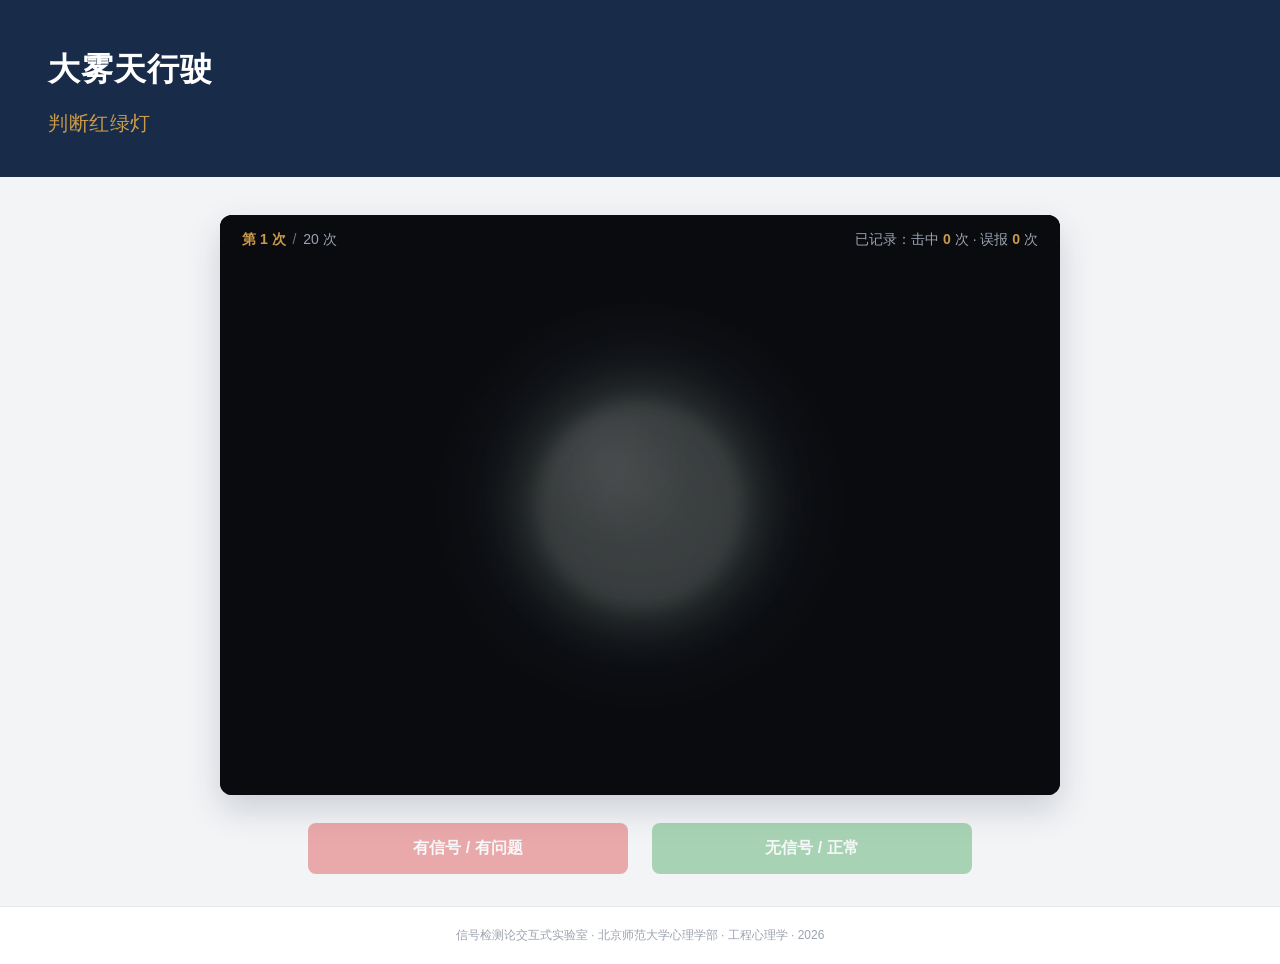
<file: page3.html>
<!DOCTYPE html>
<html lang="zh-CN">
<head>
<meta charset="UTF-8">
<meta name="viewport" content="width=device-width, initial-scale=1.0">
<title>大雾天行驶 · 信号检测论交互式实验室</title>
<style>
  * {
    margin: 0;
    padding: 0;
    box-sizing: border-box;
  }

  :root {
    --lab-navy: rgb(24, 43, 73);
    --lab-gold: #c99a4a;
    --light-blur: 9px;
    --light-saturation: 0.41;
    --light-brightness: 0.54;
    --light-opacity: 0.43;
    --noise-opacity: 0.63;
    --fog-opacity: 0.47;
    --chroma-veil: 0.67;
  }

  body {
    font-family: "PingFang SC", "Microsoft YaHei", "Helvetica Neue", Arial, sans-serif;
    background-color: #f3f4f6;
    color: #1f2937;
    display: flex;
    flex-direction: column;
    min-height: 100vh;
  }

  header {
    background-color: var(--lab-navy);
    color: #ffffff;
    padding: 48px 48px 40px;
    text-align: left;
  }

  header h1 {
    font-size: 32px;
    font-weight: 700;
    letter-spacing: 1px;
    color: #ffffff;
  }

  header .subtitle-en {
    margin-top: 18px;
    font-size: 20px;
    font-weight: 400;
    color: var(--lab-gold);
    letter-spacing: 0.5px;
  }

  main {
    flex: 1;
    display: flex;
    align-items: center;
    justify-content: center;
    padding: 38px 20px 32px;
  }

  .game-shell {
    width: 100%;
    max-width: 840px;
    min-width: 0;
  }

  .game-panel {
    position: relative;
    width: 100%;
    min-height: 580px;
    overflow: hidden;
    border-radius: 12px;
    background-color: #090b0f;
    box-shadow: 0 14px 34px rgba(24, 43, 73, 0.18);
  }

  .game-meta {
    position: absolute;
    top: 0;
    left: 0;
    right: 0;
    z-index: 5;
    display: flex;
    align-items: center;
    justify-content: space-between;
    gap: 20px;
    padding: 16px 22px;
    font-size: 14px;
    color: #9ca3af;
    pointer-events: none;
    min-width: 0;
  }

  .trial-progress {
    white-space: nowrap;
  }

  .trial-progress .current-trial,
  .record-line strong {
    color: var(--lab-gold);
    font-weight: 700;
  }

  .trial-progress .trial-separator {
    margin: 0 3px;
    color: #6b7280;
  }

  .record-line {
    text-align: right;
    white-space: nowrap;
    min-width: 0;
    overflow-wrap: anywhere;
  }

  .stimulus-stage {
    position: absolute;
    inset: 0;
    display: flex;
    align-items: center;
    justify-content: center;
    isolation: isolate;
    background:
      radial-gradient(circle at 50% 46%, rgba(255, 255, 255, 0.035), transparent 36%),
      #090b0f;
  }

  .stimulus-stage::before {
    content: "";
    position: absolute;
    width: 410px;
    height: 410px;
    border-radius: 50%;
    background: radial-gradient(circle, rgba(218, 224, 232, 0.26), rgba(218, 224, 232, 0) 70%);
    filter: blur(24px);
    opacity: var(--fog-opacity);
    transition: opacity 0.25s ease;
    pointer-events: none;
  }

  .signal-light {
    position: relative;
    width: 210px;
    height: 210px;
    border-radius: 50%;
    opacity: 0;
    transform: scale(0.92);
    filter:
      blur(var(--light-blur))
      saturate(var(--light-saturation))
      brightness(var(--light-brightness));
    transition:
      opacity 0.18s ease,
      transform 0.18s ease,
      background-color 0.12s ease,
      box-shadow 0.12s ease;
  }

  .signal-light.red {
    --signal-color: #d34a4c;
    --signal-shadow: rgba(211, 74, 76, 0.62);
  }

  .signal-light.green {
    --signal-color: #4ea464;
    --signal-shadow: rgba(78, 164, 100, 0.58);
  }

  .signal-light::before {
    content: "";
    position: absolute;
    inset: 0;
    border-radius: inherit;
    background:
      radial-gradient(circle at 36% 30%, rgba(255, 255, 255, 0.64), transparent 38%),
      linear-gradient(
        rgba(184, 190, 201, var(--chroma-veil)),
        rgba(184, 190, 201, var(--chroma-veil))
      ),
      var(--signal-color);
    box-shadow:
      0 0 30px var(--signal-shadow),
      0 0 80px var(--signal-shadow);
    opacity: var(--light-opacity);
  }

  .signal-light::after {
    content: "";
    position: absolute;
    inset: -14%;
    z-index: 2;
    border-radius: 50%;
    background-image:
      radial-gradient(circle at 18% 24%, rgba(255, 255, 255, 0.48) 0 1px, transparent 1.6px),
      radial-gradient(circle at 72% 61%, rgba(0, 0, 0, 0.58) 0 1px, transparent 1.8px),
      radial-gradient(circle at 52% 84%, rgba(255, 255, 255, 0.3) 0 1px, transparent 1.5px),
      repeating-linear-gradient(115deg, rgba(255, 255, 255, 0.08) 0 1px, transparent 1px 5px);
    background-size: 8px 8px, 11px 11px, 7px 7px, 9px 9px;
    opacity: var(--noise-opacity);
    mix-blend-mode: overlay;
    pointer-events: none;
  }

  .stimulus-stage.presenting .signal-light {
    opacity: 1;
    transform: scale(1);
  }

  .stimulus-stage.judging .signal-light,
  .stimulus-stage.recorded .signal-light {
    opacity: 0;
    transform: scale(0.88);
  }

  .judgment-mask {
    position: absolute;
    inset: 0;
    display: flex;
    flex-direction: column;
    align-items: center;
    justify-content: center;
    color: #ffffff;
    opacity: 0;
    visibility: hidden;
    transition: opacity 0.18s ease, visibility 0.18s ease;
    pointer-events: none;
  }

  .stimulus-stage.judging .judgment-mask,
  .stimulus-stage.recorded .judgment-mask {
    opacity: 1;
    visibility: visible;
  }

  .judgment-icon {
    width: 40px;
    height: 40px;
    display: flex;
    align-items: center;
    justify-content: center;
    margin-bottom: 15px;
    border: 2px solid currentColor;
    border-radius: 50%;
    font-size: 25px;
    font-weight: 500;
  }

  .judgment-title {
    font-size: 31px;
    font-weight: 700;
  }

  .judgment-subtitle {
    margin-top: 13px;
    font-size: 15px;
    color: #8f96a3;
  }

  .stimulus-stage.recorded .judgment-icon,
  .stimulus-stage.recorded .judgment-subtitle {
    display: none;
  }

  .stimulus-stage.recorded .judgment-title {
    font-size: 21px;
    color: var(--lab-gold);
  }

  .response-row {
    display: flex;
    justify-content: center;
    gap: 24px;
    margin-top: 28px;
    width: 100%;
    min-width: 0;
  }

  .response-btn {
    flex: 1 1 0;
    min-width: 230px;
    max-width: 320px;
    padding: 15px 28px;
    border: none;
    border-radius: 8px;
    color: #ffffff;
    font-size: 16px;
    font-weight: 700;
    cursor: pointer;
    transition: transform 0.1s ease, filter 0.15s ease, opacity 0.15s ease;
  }

  .response-btn:hover:not(:disabled) {
    filter: brightness(1.08);
  }

  .response-btn:active:not(:disabled) {
    transform: scale(0.98);
  }

  .response-btn:disabled {
    opacity: 0.38;
    cursor: not-allowed;
  }

  .response-signal {
    background-color: #d93030;
  }

  .response-noise {
    background-color: #2e9d4a;
  }

  .end-screen {
    background-color: #ffffff;
    border-radius: 12px;
    box-shadow: 0 14px 34px rgba(24, 43, 73, 0.14);
    padding: 50px 36px;
    text-align: center;
  }

  .end-label {
    color: var(--lab-gold);
    font-size: 15px;
    font-weight: 700;
    letter-spacing: 0.08em;
  }

  .end-screen h2 {
    margin-top: 12px;
    color: var(--lab-navy);
    font-size: 34px;
  }

  .result-grid {
    display: grid;
    grid-template-columns: repeat(4, minmax(0, 1fr));
    gap: 12px;
    max-width: 620px;
    margin: 32px auto 0;
  }

  .result-item {
    padding: 18px 10px;
    border: 1px solid #e5e7eb;
    border-radius: 8px;
  }

  .result-item span {
    display: block;
    color: #9ca3af;
    font-size: 12px;
  }

  .result-item strong {
    display: block;
    margin-top: 7px;
    color: var(--lab-navy);
    font-size: 25px;
  }

  .restart-btn {
    padding: 13px 30px;
    border: 1.5px solid var(--lab-navy);
    border-radius: 8px;
    background-color: #ffffff;
    color: var(--lab-navy);
    font-size: 15px;
    font-weight: 700;
    cursor: pointer;
  }

  .restart-btn:hover {
    background-color: #f0f2f6;
  }

  .end-actions {
    display: flex;
    align-items: center;
    justify-content: center;
    flex-wrap: wrap;
    gap: 14px;
    margin-top: 32px;
  }

  .view-results-btn {
    padding: 13px 30px;
    border: none;
    border-radius: 8px;
    background-color: var(--lab-navy);
    color: #ffffff;
    font-size: 15px;
    font-weight: 700;
    cursor: pointer;
  }

  .view-results-btn:hover {
    background-color: rgb(32, 56, 94);
  }

  .hidden {
    display: none;
  }

  footer {
    text-align: center;
    padding: 20px;
    font-size: 12px;
    color: #9ca3af;
    background-color: #ffffff;
    border-top: 1px solid #e5e7eb;
  }

  @media (max-width: 700px) {
    html,
    body {
      max-width: 100%;
      overflow-x: hidden;
    }

    header {
      padding: 30px 24px 26px;
    }

    header h1 {
      font-size: 26px;
    }

    header .subtitle-en {
      margin-top: 12px;
      font-size: 17px;
    }

    main {
      width: 100%;
      padding: 22px 14px 26px;
    }

    .game-shell {
      width: 100%;
      max-width: 100%;
      min-width: 0;
    }

    .game-panel {
      min-height: 460px;
    }

    .game-meta {
      display: grid;
      grid-template-columns: auto minmax(0, 1fr);
      gap: 10px;
      padding: 13px 14px;
      font-size: 12px;
    }

    .record-line {
      max-width: none;
      white-space: normal;
      overflow-wrap: anywhere;
    }

    .signal-light {
      width: 165px;
      height: 165px;
    }

    .response-row {
      display: grid;
      grid-template-columns: repeat(2, minmax(0, 1fr));
      gap: 12px;
    }

    .response-btn {
      width: 100%;
      min-width: 0;
      max-width: none;
      padding: 14px 10px;
      font-size: 14px;
      white-space: normal;
    }

    .result-grid {
      grid-template-columns: repeat(2, minmax(0, 1fr));
    }
  }
</style>
</head>
<body>

  <header>
    <h1>大雾天行驶</h1>
    <div class="subtitle-en">判断红绿灯</div>
  </header>

  <main>
    <div class="game-shell">
      <section class="game-panel" id="gamePanel" aria-label="信号判断游戏区">
        <div class="game-meta">
          <div class="trial-progress">
            <span class="current-trial" id="currentTrial">第 0 次</span>
            <span class="trial-separator">/</span>
            <span id="totalTrials">20 次</span>
          </div>
          <div class="record-line">
            已记录：击中 <strong id="hitCount">0</strong> 次 · 误报 <strong id="falseAlarmCount">0</strong> 次
          </div>
        </div>

        <div class="stimulus-stage" id="stimulusStage">
          <div class="signal-light red" id="signalLight"></div>
          <div class="judgment-mask" id="judgmentMask" aria-live="polite">
            <div class="judgment-icon">!</div>
            <div class="judgment-title" id="judgmentTitle">现在请判断</div>
            <div class="judgment-subtitle" id="judgmentSubtitle">刚才看到的是红灯吗？</div>
          </div>
        </div>
      </section>

      <div class="response-row" id="responseRow">
        <button class="response-btn response-signal" id="signalButton" type="button" disabled>
          有信号 / 有问题
        </button>
        <button class="response-btn response-noise" id="noiseButton" type="button" disabled>
          无信号 / 正常
        </button>
      </div>

      <section class="end-screen hidden" id="endScreen">
        <div class="end-label">实验完成</div>
        <h2>游戏结束</h2>
        <div class="result-grid">
          <div class="result-item"><span>击中 H</span><strong id="finalHit">0</strong></div>
          <div class="result-item"><span>漏报 M</span><strong id="finalMiss">0</strong></div>
          <div class="result-item"><span>误报 FA</span><strong id="finalFalseAlarm">0</strong></div>
          <div class="result-item"><span>正确拒绝 CR</span><strong id="finalCorrectRejection">0</strong></div>
        </div>
        <div class="end-actions">
          <button class="view-results-btn" id="viewResultsButton" type="button">查看检测成绩</button>
          <button class="restart-btn" id="restartButton" type="button">再玩一次</button>
        </div>
      </section>
    </div>
  </main>

  <footer>
    信号检测论交互式实验室 · 北京师范大学心理学部 · 工程心理学 · 2026
  </footer>

  <script>
    const STIMULUS_DURATION_MS = 1200;
    const RECORD_DURATION_MS = 420;
    const ALLOWED_TRIAL_COUNTS = [20, 50, 100];
    const SESSION_STORAGE_KEY = 'sdtLastSession';

    const urlParams = new URLSearchParams(window.location.search);
    const parsedDPrime = Number.parseFloat(urlParams.get('dPrime'));
    const parsedTrials = Number.parseInt(urlParams.get('trials'), 10);
    const studentName = urlParams.get('name') || '';
    const studentId = urlParams.get('id') || '';
    const isGuest = urlParams.get('guest') === '1';
    const dPrime = Number.isFinite(parsedDPrime)
      ? Math.min(3.5, Math.max(0.5, parsedDPrime))
      : 1.5;
    const totalTrials = ALLOWED_TRIAL_COUNTS.includes(parsedTrials) ? parsedTrials : 20;

    const gamePanel = document.getElementById('gamePanel');
    const responseRow = document.getElementById('responseRow');
    const endScreen = document.getElementById('endScreen');
    const stimulusStage = document.getElementById('stimulusStage');
    const signalLight = document.getElementById('signalLight');
    const currentTrialEl = document.getElementById('currentTrial');
    const totalTrialsEl = document.getElementById('totalTrials');
    const hitCountEl = document.getElementById('hitCount');
    const falseAlarmCountEl = document.getElementById('falseAlarmCount');
    const judgmentTitle = document.getElementById('judgmentTitle');
    const judgmentSubtitle = document.getElementById('judgmentSubtitle');
    const signalButton = document.getElementById('signalButton');
    const noiseButton = document.getElementById('noiseButton');
    const restartButton = document.getElementById('restartButton');
    const viewResultsButton = document.getElementById('viewResultsButton');

    let currentTrial = 0;
    let sequence = [];
    let phase = 'idle';
    let trialTimer = null;
    let counts = createEmptyCounts();

    function createEmptyCounts() {
      return { H: 0, M: 0, FA: 0, CR: 0 };
    }

    function buildSequence(count) {
      const signalCount = count / 2;
      const values = Array.from({ length: count }, (_, index) => index < signalCount);

      for (let i = values.length - 1; i > 0; i -= 1) {
        const j = Math.floor(Math.random() * (i + 1));
        [values[i], values[j]] = [values[j], values[i]];
      }

      return values;
    }

    function applyDifficulty() {
      const normalized = (dPrime - 0.5) / 3;
      const blur = 10.5 - normalized * 4.5;
      const saturation = 0.35 + normalized * 0.17;
      const brightness = 0.47 + normalized * 0.21;
      const lightOpacity = 0.36 + normalized * 0.22;
      const noiseOpacity = 0.72 - normalized * 0.26;
      const fogOpacity = 0.54 - normalized * 0.2;
      const chromaVeil = 0.74 - normalized * 0.22;

      document.documentElement.style.setProperty('--light-blur', blur.toFixed(2) + 'px');
      document.documentElement.style.setProperty('--light-saturation', saturation.toFixed(2));
      document.documentElement.style.setProperty('--light-brightness', brightness.toFixed(2));
      document.documentElement.style.setProperty('--light-opacity', lightOpacity.toFixed(2));
      document.documentElement.style.setProperty('--noise-opacity', noiseOpacity.toFixed(2));
      document.documentElement.style.setProperty('--fog-opacity', fogOpacity.toFixed(2));
      document.documentElement.style.setProperty('--chroma-veil', chromaVeil.toFixed(2));
    }

    function persistSession(completed) {
      const sessionData = {
        studentName,
        studentId,
        guest: isGuest,
        dPrime,
        totalTrials,
        completedTrials: currentTrial,
        completed,
        counts: { ...counts },
        updatedAt: new Date().toISOString()
      };

      try {
        window.sessionStorage.setItem(SESSION_STORAGE_KEY, JSON.stringify(sessionData));
      } catch (error) {
        console.warn('无法写入本次实验记录。', error);
      }
    }

    function updateProgress() {
      currentTrialEl.textContent = '第 ' + currentTrial + ' 次';
      totalTrialsEl.textContent = totalTrials + ' 次';
    }

    function updateVisibleRecord() {
      hitCountEl.textContent = counts.H;
      falseAlarmCountEl.textContent = counts.FA;
    }

    function setButtonsEnabled(enabled) {
      signalButton.disabled = !enabled;
      noiseButton.disabled = !enabled;
    }

    function startTrial() {
      window.clearTimeout(trialTimer);

      if (currentTrial >= totalTrials) {
        finishGame();
        return;
      }

      const isSignal = sequence[currentTrial];
      currentTrial += 1;
      phase = 'presenting';
      updateProgress();
      setButtonsEnabled(false);

      stimulusStage.classList.remove('judging', 'recorded');
      stimulusStage.classList.add('presenting');
      signalLight.classList.toggle('red', isSignal);
      signalLight.classList.toggle('green', !isSignal);
      judgmentTitle.textContent = '现在请判断';
      judgmentSubtitle.textContent = '刚才看到的是红灯吗？';

      trialTimer = window.setTimeout(() => {
        stimulusStage.classList.remove('presenting');
        stimulusStage.classList.add('judging');
        phase = 'responding';
        setButtonsEnabled(true);
      }, STIMULUS_DURATION_MS);
    }

    function recordResponse(saysSignal) {
      if (phase !== 'responding') {
        return;
      }

      phase = 'recorded';
      setButtonsEnabled(false);

      const wasSignal = sequence[currentTrial - 1];

      if (wasSignal && saysSignal) {
        counts.H += 1;
      } else if (wasSignal && !saysSignal) {
        counts.M += 1;
      } else if (!wasSignal && saysSignal) {
        counts.FA += 1;
      } else {
        counts.CR += 1;
      }

      updateVisibleRecord();
      persistSession(false);
      stimulusStage.classList.remove('judging');
      stimulusStage.classList.add('recorded');
      judgmentTitle.textContent = '已记录';
      judgmentSubtitle.textContent = '';

      trialTimer = window.setTimeout(startTrial, RECORD_DURATION_MS);
    }

    function finishGame() {
      phase = 'finished';
      gamePanel.classList.add('hidden');
      responseRow.classList.add('hidden');
      document.getElementById('finalHit').textContent = counts.H;
      document.getElementById('finalMiss').textContent = counts.M;
      document.getElementById('finalFalseAlarm').textContent = counts.FA;
      document.getElementById('finalCorrectRejection').textContent = counts.CR;
      persistSession(true);
      endScreen.classList.remove('hidden');
    }

    function resetGame() {
      window.clearTimeout(trialTimer);
      currentTrial = 0;
      sequence = buildSequence(totalTrials);
      phase = 'idle';
      counts = createEmptyCounts();
      updateProgress();
      updateVisibleRecord();
      endScreen.classList.add('hidden');
      gamePanel.classList.remove('hidden');
      responseRow.classList.remove('hidden');
      stimulusStage.className = 'stimulus-stage';
      signalLight.className = 'signal-light red';
      setButtonsEnabled(false);
      persistSession(false);
      trialTimer = window.setTimeout(startTrial, 350);
    }

    signalButton.addEventListener('click', () => recordResponse(true));
    noiseButton.addEventListener('click', () => recordResponse(false));
    restartButton.addEventListener('click', resetGame);
    viewResultsButton.addEventListener('click', () => {
      window.location.href = 'page4.html?' + urlParams.toString();
    });

    applyDifficulty();
    resetGame();
  </script>

</body>
</html>
</file>
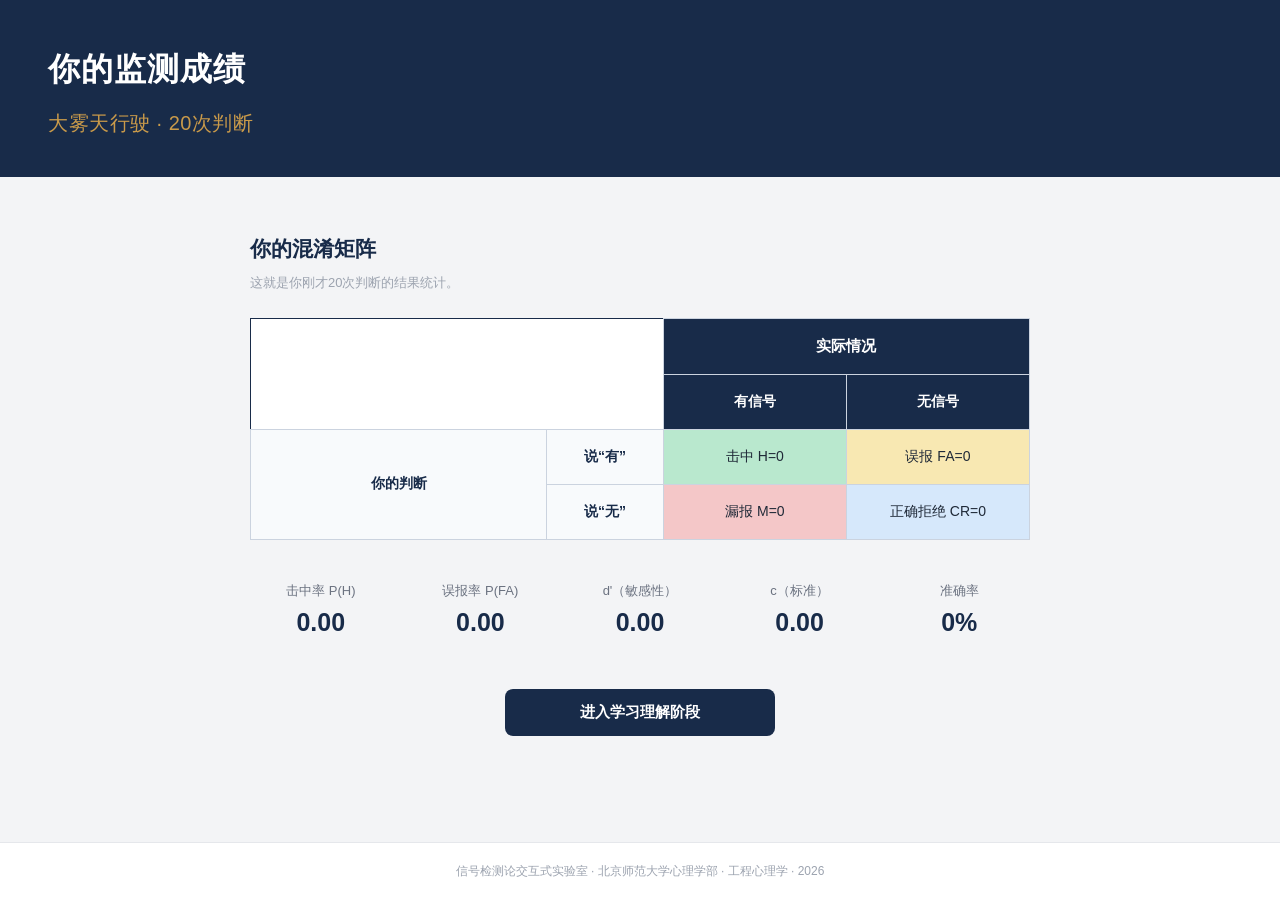
<file: page4.html>
<!DOCTYPE html>
<html lang="zh-CN">
<head>
<meta charset="UTF-8">
<meta name="viewport" content="width=device-width, initial-scale=1.0">
<title>你的监测成绩 · 信号检测论交互式实验室</title>
<style>
  * {
    margin: 0;
    padding: 0;
    box-sizing: border-box;
  }

  :root {
    --lab-navy: rgb(24, 43, 73);
    --lab-gold: #c99a4a;
  }

  body {
    font-family: "PingFang SC", "Microsoft YaHei", "Helvetica Neue", Arial, sans-serif;
    background-color: #f3f4f6;
    color: #1f2937;
    display: flex;
    flex-direction: column;
    min-height: 100vh;
  }

  header {
    background-color: var(--lab-navy);
    color: #ffffff;
    padding: 48px 48px 40px;
    text-align: left;
  }

  header h1 {
    font-size: 32px;
    font-weight: 700;
    letter-spacing: 1px;
    color: #ffffff;
  }

  header .subtitle-en {
    margin-top: 18px;
    font-size: 20px;
    font-weight: 400;
    color: var(--lab-gold);
    letter-spacing: 0.5px;
  }

  main {
    flex: 1;
    display: flex;
    justify-content: center;
    padding: 58px 20px 48px;
  }

  .results-content {
    width: 100%;
    max-width: 780px;
  }

  .section-title {
    color: var(--lab-navy);
    font-size: 21px;
    font-weight: 700;
  }

  .description {
    margin-top: 10px;
    color: #9ca3af;
    font-size: 13px;
    line-height: 1.6;
  }

  .matrix-wrap {
    width: 100%;
    margin-top: 24px;
  }

  .confusion-matrix {
    width: 100%;
    table-layout: fixed;
    border-collapse: collapse;
    border: 1.5px solid var(--lab-navy);
    background: #ffffff;
  }

  .confusion-matrix th,
  .confusion-matrix td {
    border: 1px solid #cbd3df;
    padding: 18px 8px;
    text-align: center;
    vertical-align: middle;
    font-size: 14px;
  }

  .confusion-matrix .matrix-empty {
    background: #ffffff;
    border: none;
  }

  .confusion-matrix .actual-heading,
  .confusion-matrix .actual-column {
    background-color: var(--lab-navy);
    color: #ffffff;
    font-weight: 700;
  }

  .confusion-matrix .actual-heading {
    font-size: 15px;
  }

  .confusion-matrix .judgment-heading,
  .confusion-matrix .response-label {
    background-color: #f8fafc;
    color: var(--lab-navy);
    font-weight: 700;
  }

  .confusion-matrix .hit-cell {
    background-color: #b9e8ce;
  }

  .confusion-matrix .miss-cell {
    background-color: #f4c7c8;
  }

  .confusion-matrix .false-alarm-cell {
    background-color: #f8e8b2;
  }

  .confusion-matrix .correct-rejection-cell {
    background-color: #d6e8fb;
  }

  .metrics {
    display: grid;
    grid-template-columns: repeat(5, minmax(0, 1fr));
    gap: 18px;
    margin-top: 42px;
  }

  .metric {
    text-align: center;
  }

  .metric-label {
    color: #6b7280;
    font-size: 13px;
  }

  .metric-value {
    margin-top: 8px;
    color: var(--lab-navy);
    font-size: 25px;
    font-weight: 700;
  }

  .learning-button {
    display: block;
    width: 270px;
    max-width: 100%;
    margin: 52px auto 0;
    padding: 14px 20px;
    border-radius: 8px;
    background-color: var(--lab-navy);
    color: #ffffff;
    text-align: center;
    text-decoration: none;
    font-size: 15px;
    font-weight: 700;
    transition: background-color 0.2s ease, transform 0.1s ease;
  }

  .learning-button:hover {
    background-color: rgb(32, 56, 94);
  }

  .learning-button:active {
    transform: scale(0.98);
  }

  footer {
    text-align: center;
    padding: 20px;
    font-size: 12px;
    color: #9ca3af;
    background-color: #ffffff;
    border-top: 1px solid #e5e7eb;
  }

  @media (max-width: 700px) {
    header {
      padding: 30px 24px 26px;
    }

    header h1 {
      font-size: 26px;
    }

    header .subtitle-en {
      margin-top: 12px;
      font-size: 17px;
    }

    main {
      padding: 34px 14px 38px;
    }

    .section-title {
      font-size: 19px;
    }

    .confusion-matrix th,
    .confusion-matrix td {
      padding: 12px 4px;
      font-size: 11px;
    }

    .confusion-matrix .actual-heading {
      font-size: 12px;
    }

    .metrics {
      grid-template-columns: repeat(3, minmax(0, 1fr));
      gap: 24px 12px;
      margin-top: 34px;
    }

    .metric-value {
      font-size: 22px;
    }

    .learning-button {
      width: 100%;
      margin-top: 42px;
    }
  }
</style>
</head>
<body>

  <header>
    <h1>你的监测成绩</h1>
    <div class="subtitle-en">
      大雾天行驶 · <span id="headerTrialCount">20</span>次判断
    </div>
  </header>

  <main>
    <div class="results-content">
      <h2 class="section-title">你的混淆矩阵</h2>
      <p class="description">
        这就是你刚才<span id="descriptionTrialCount">20</span>次判断的结果统计。
      </p>

      <div class="matrix-wrap">
        <table class="confusion-matrix">
          <colgroup>
            <col style="width: 38%">
            <col style="width: 15%">
            <col style="width: 23.5%">
            <col style="width: 23.5%">
          </colgroup>
          <thead>
            <tr>
              <th class="matrix-empty" colspan="2" rowspan="2"></th>
              <th class="actual-heading" colspan="2">实际情况</th>
            </tr>
            <tr>
              <th class="actual-column">有信号</th>
              <th class="actual-column">无信号</th>
            </tr>
          </thead>
          <tbody>
            <tr>
              <th class="judgment-heading" rowspan="2">你的判断</th>
              <th class="response-label">说“有”</th>
              <td class="hit-cell">击中 H=<span id="hitValue">0</span></td>
              <td class="false-alarm-cell">误报 FA=<span id="falseAlarmValue">0</span></td>
            </tr>
            <tr>
              <th class="response-label">说“无”</th>
              <td class="miss-cell">漏报 M=<span id="missValue">0</span></td>
              <td class="correct-rejection-cell">正确拒绝 CR=<span id="correctRejectionValue">0</span></td>
            </tr>
          </tbody>
        </table>
      </div>

      <div class="metrics">
        <div class="metric">
          <div class="metric-label">击中率 P(H)</div>
          <div class="metric-value" id="hitRate">0.00</div>
        </div>
        <div class="metric">
          <div class="metric-label">误报率 P(FA)</div>
          <div class="metric-value" id="falseAlarmRate">0.00</div>
        </div>
        <div class="metric">
          <div class="metric-label">d'（敏感性）</div>
          <div class="metric-value" id="dPrimeValue">0.00</div>
        </div>
        <div class="metric">
          <div class="metric-label">c（标准）</div>
          <div class="metric-value" id="criterionValue">0.00</div>
        </div>
        <div class="metric">
          <div class="metric-label">准确率</div>
          <div class="metric-value" id="accuracyValue">0%</div>
        </div>
      </div>

      <a class="learning-button" id="learningButton" href="page5.html">进入学习理解阶段</a>
    </div>
  </main>

  <footer>
    信号检测论交互式实验室 · 北京师范大学心理学部 · 工程心理学 · 2026
  </footer>

  <script>
    const ALLOWED_TRIAL_COUNTS = [20, 50, 100];
    const SESSION_STORAGE_KEY = 'sdtLastSession';
    const urlParams = new URLSearchParams(window.location.search);

    function readSavedSession() {
      try {
        const rawData = window.sessionStorage.getItem(SESSION_STORAGE_KEY);
        return rawData ? JSON.parse(rawData) : null;
      } catch (error) {
        console.warn('无法读取本次实验记录。', error);
        return null;
      }
    }

    function normalizeCount(value) {
      const number = Number.parseInt(value, 10);
      return Number.isFinite(number) && number >= 0 ? number : 0;
    }

    function inverseNormal(probability) {
      const p = Math.min(0.9999, Math.max(0.0001, probability));
      const lowerTail = p < 0.5 ? p : 1 - p;
      const t = Math.sqrt(-2 * Math.log(lowerTail));
      const numerator =
        2.515517 +
        0.802853 * t +
        0.010328 * t * t;
      const denominator =
        1 +
        1.432788 * t +
        0.189269 * t * t +
        0.001308 * t * t * t;
      const z = t - numerator / denominator;
      return p < 0.5 ? -z : z;
    }

    const savedSession = readSavedSession();
    const queryTrials = Number.parseInt(urlParams.get('trials'), 10);
    const savedTrials = Number.parseInt(savedSession?.totalTrials, 10);
    const totalTrials = ALLOWED_TRIAL_COUNTS.includes(queryTrials)
      ? queryTrials
      : (ALLOWED_TRIAL_COUNTS.includes(savedTrials) ? savedTrials : 20);

    const savedCounts = savedSession?.counts || {};
    const counts = {
      H: normalizeCount(savedCounts.H),
      M: normalizeCount(savedCounts.M),
      FA: normalizeCount(savedCounts.FA),
      CR: normalizeCount(savedCounts.CR)
    };

    const signalTotal = counts.H + counts.M;
    const noiseTotal = counts.FA + counts.CR;
    const observedTotal = signalTotal + noiseTotal;
    const hitRate = signalTotal > 0 ? counts.H / signalTotal : 0;
    const falseAlarmRate = noiseTotal > 0 ? counts.FA / noiseTotal : 0;
    const adjustedHitRate = (counts.H + 0.5) / (signalTotal + 1);
    const adjustedFalseAlarmRate = (counts.FA + 0.5) / (noiseTotal + 1);
    const sensitivity =
      inverseNormal(adjustedHitRate) - inverseNormal(adjustedFalseAlarmRate);
    const criterion =
      -0.5 * (inverseNormal(adjustedHitRate) + inverseNormal(adjustedFalseAlarmRate));
    const accuracy = observedTotal > 0
      ? Math.round(((counts.H + counts.CR) / observedTotal) * 100)
      : 0;

    document.getElementById('headerTrialCount').textContent = totalTrials;
    document.getElementById('descriptionTrialCount').textContent = totalTrials;
    document.getElementById('hitValue').textContent = counts.H;
    document.getElementById('missValue').textContent = counts.M;
    document.getElementById('falseAlarmValue').textContent = counts.FA;
    document.getElementById('correctRejectionValue').textContent = counts.CR;
    document.getElementById('hitRate').textContent = hitRate.toFixed(2);
    document.getElementById('falseAlarmRate').textContent = falseAlarmRate.toFixed(2);
    document.getElementById('dPrimeValue').textContent = sensitivity.toFixed(2);
    document.getElementById('criterionValue').textContent = criterion.toFixed(2);
    document.getElementById('accuracyValue').textContent = accuracy + '%';

    const learningParams = new URLSearchParams(window.location.search);
    learningParams.set('trials', String(totalTrials));
    if (Number.isFinite(Number.parseFloat(savedSession?.dPrime))) {
      learningParams.set('dPrime', String(savedSession.dPrime));
    }
    document.getElementById('learningButton').href =
      'page5.html?' + learningParams.toString();
  </script>

</body>
</html>
</file>
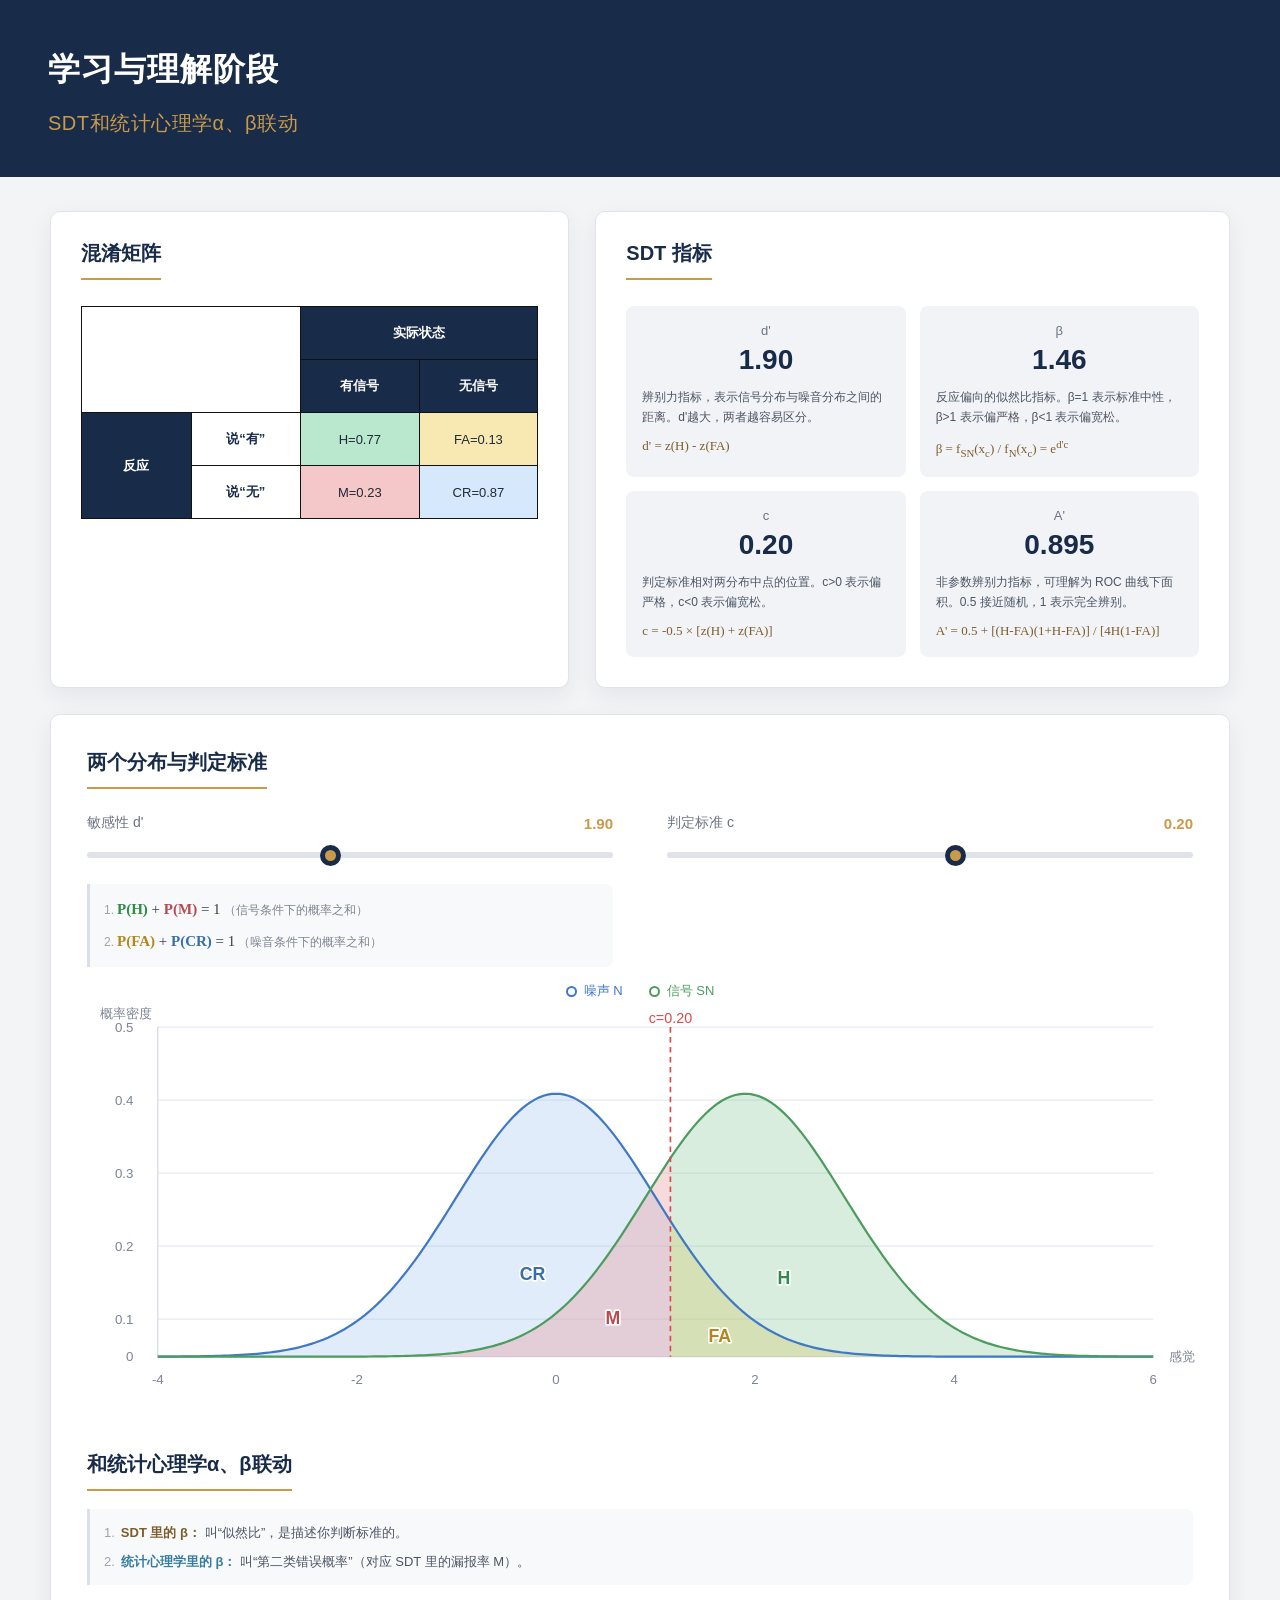
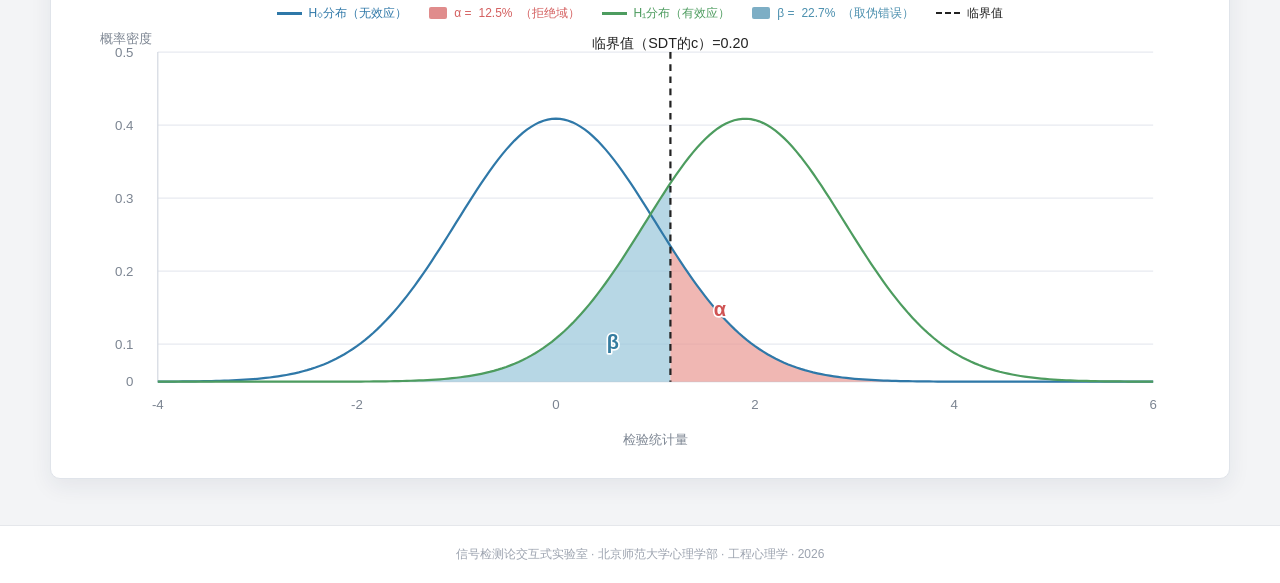
<file: page5.html>
<!DOCTYPE html>
<html lang="zh-CN">
<head>
<meta charset="UTF-8">
<meta name="viewport" content="width=device-width, initial-scale=1.0">
<title>学习与理解阶段 · 信号检测论交互式实验室</title>
<style>
  * {
    margin: 0;
    padding: 0;
    box-sizing: border-box;
  }

  :root {
    --lab-navy: rgb(24, 43, 73);
    --lab-gold: #c99a4a;
    --noise-blue: #3f78c5;
    --signal-green: #4d9c5f;
    --criterion-red: #d94a4a;
  }

  body {
    font-family: "PingFang SC", "Microsoft YaHei", "Helvetica Neue", Arial, sans-serif;
    background-color: #f3f4f6;
    color: #1f2937;
    display: flex;
    flex-direction: column;
    min-height: 100vh;
  }

  header {
    background-color: var(--lab-navy);
    color: #ffffff;
    padding: 48px 48px 40px;
    text-align: left;
  }

  header h1 {
    font-size: 32px;
    font-weight: 700;
    letter-spacing: 1px;
    color: #ffffff;
  }

  header .subtitle-en {
    margin-top: 18px;
    font-size: 20px;
    font-weight: 400;
    color: var(--lab-gold);
    letter-spacing: 0.5px;
  }

  main {
    flex: 1;
    display: flex;
    justify-content: center;
    padding: 34px 20px 46px;
  }

  .learning-layout {
    width: 100%;
    max-width: 1180px;
    display: flex;
    flex-direction: column;
    gap: 26px;
  }

  .panel {
    width: 100%;
    min-width: 0;
    border: 1px solid #e0e4ea;
    border-radius: 10px;
    background-color: #ffffff;
    box-shadow: 0 8px 22px rgba(24, 43, 73, 0.07);
  }

  .chart-panel {
    order: 2;
    padding: 34px 36px 28px;
  }

  .panel-title {
    display: inline-block;
    padding-bottom: 11px;
    border-bottom: 2px solid var(--lab-gold);
    color: var(--lab-navy);
    font-size: 20px;
    font-weight: 700;
  }

  .controls {
    display: grid;
    grid-template-columns: repeat(2, minmax(0, 1fr));
    gap: 54px;
    margin-top: 25px;
  }

  .control-column {
    min-width: 0;
  }

  .slider-control {
    min-width: 0;
  }

  .slider-heading {
    display: flex;
    align-items: center;
    justify-content: space-between;
    gap: 18px;
    margin-bottom: 12px;
  }

  .slider-heading span {
    color: #6b7280;
    font-size: 14px;
  }

  .slider-heading strong {
    color: var(--lab-gold);
    font-size: 15px;
    font-weight: 700;
  }

  .formula-panel {
    margin-top: 22px;
    padding: 12px 14px;
    border-left: 3px solid #d9dee7;
    border-radius: 0 7px 7px 0;
    background: #f8f9fb;
    color: #374151;
  }

  .formula-line {
    display: flex;
    align-items: baseline;
    flex-wrap: wrap;
    gap: 3px;
    line-height: 1.8;
  }

  .formula-line + .formula-line {
    margin-top: 5px;
  }

  .formula-index {
    color: #9ca3af;
    font-size: 12px;
  }

  .formula-math {
    font-family: "Times New Roman", "SimSun", serif;
    font-size: 15px;
    white-space: nowrap;
  }

  .formula-description {
    color: #7b8491;
    font-size: 12px;
    white-space: nowrap;
  }

  .formula-hit {
    color: #2f8b48;
    font-weight: 700;
  }

  .formula-false-alarm {
    color: #b3871d;
    font-weight: 700;
  }

  .formula-correct-rejection {
    color: #386fa8;
    font-weight: 700;
  }

  .formula-miss {
    color: #b5494f;
    font-weight: 700;
  }

  input[type="range"] {
    width: 100%;
    height: 6px;
    border-radius: 3px;
    appearance: none;
    -webkit-appearance: none;
    background: #dfe3e9;
    outline: none;
    cursor: pointer;
  }

  input[type="range"]::-webkit-slider-thumb {
    width: 21px;
    height: 21px;
    border: 5px solid var(--lab-navy);
    border-radius: 50%;
    appearance: none;
    -webkit-appearance: none;
    background: var(--lab-gold);
    cursor: pointer;
  }

  input[type="range"]::-moz-range-thumb {
    width: 11px;
    height: 11px;
    border: 5px solid var(--lab-navy);
    border-radius: 50%;
    background: var(--lab-gold);
    cursor: pointer;
  }

  .chart-wrap {
    position: relative;
    margin-top: 15px;
  }

  .chart-legend {
    display: flex;
    align-items: center;
    justify-content: center;
    flex-wrap: wrap;
    gap: 26px;
    margin-bottom: 5px;
    color: #4b5563;
    font-size: 13px;
  }

  .legend-item {
    display: inline-flex;
    align-items: center;
    gap: 7px;
  }

  .legend-dot {
    width: 11px;
    height: 11px;
    border: 2px solid currentColor;
    border-radius: 50%;
    background: #ffffff;
  }

  .legend-noise {
    color: var(--noise-blue);
  }

  .legend-signal {
    color: var(--signal-green);
  }

  .legend-false-alarm {
    color: #d8aa32;
  }

  .legend-miss {
    color: #d8676c;
  }

  .distribution-chart {
    display: block;
    width: 100%;
    height: auto;
    overflow: visible;
  }

  .axis-line {
    stroke: #cfd5de;
    stroke-width: 1;
  }

  .grid-line {
    stroke: #e7eaf0;
    stroke-width: 1;
  }

  .axis-label,
  .tick-label {
    fill: #7b8491;
    font-size: 12px;
    font-family: "PingFang SC", "Microsoft YaHei", sans-serif;
  }

  .noise-curve {
    fill: none;
    stroke: var(--noise-blue);
    stroke-width: 2;
  }

  .signal-curve {
    fill: none;
    stroke: var(--signal-green);
    stroke-width: 2;
  }

  .criterion-line {
    stroke: var(--criterion-red);
    stroke-width: 1.5;
    stroke-dasharray: 5 4;
    pointer-events: none;
  }

  .chart-interaction {
    fill: transparent;
    pointer-events: all;
    cursor: crosshair;
  }

  .criterion-label {
    fill: var(--criterion-red);
    font-size: 13px;
    font-family: "PingFang SC", "Microsoft YaHei", sans-serif;
  }

  .hover-guide {
    opacity: 0;
    transition: opacity 0.12s ease;
    pointer-events: none;
  }

  .hover-guide.visible {
    opacity: 1;
  }

  .hover-guide-line {
    stroke: #aeb6c2;
    stroke-width: 1;
    stroke-dasharray: 4 4;
  }

  .hover-point {
    fill: #ffffff;
    stroke-width: 2;
  }

  .hover-noise-point {
    stroke: var(--noise-blue);
  }

  .hover-signal-point {
    stroke: var(--signal-green);
  }

  .hover-baseline-point {
    fill: #efcb66;
    stroke: #efcb66;
  }

  .area-label {
    font-family: "PingFang SC", "Microsoft YaHei", sans-serif;
    font-size: 16px;
    font-weight: 700;
    paint-order: stroke;
    stroke: #ffffff;
    stroke-width: 3px;
    stroke-linejoin: round;
    text-anchor: middle;
    pointer-events: none;
  }

  .area-label-hit {
    fill: #2f8b48;
  }

  .area-label-false-alarm {
    fill: #b3871d;
  }

  .area-label-correct-rejection {
    fill: #386fa8;
  }

  .area-label-miss {
    fill: #b5494f;
  }

  .chart-tooltip {
    position: absolute;
    z-index: 10;
    min-width: 220px;
    padding: 13px 15px;
    border: 1px solid #e0e4ea;
    border-radius: 7px;
    background: rgba(255, 255, 255, 0.97);
    box-shadow: 0 8px 24px rgba(24, 43, 73, 0.16);
    font-size: 12px;
    opacity: 0;
    visibility: hidden;
    pointer-events: none;
    transition: opacity 0.12s ease, visibility 0.12s ease;
  }

  .chart-tooltip.visible {
    opacity: 1;
    visibility: visible;
  }

  .hypothesis-section {
    margin-top: 46px;
    padding-top: 2px;
  }

  .hypothesis-title {
    margin-top: 0;
  }

  .hypothesis-note {
    margin-top: 18px;
    padding: 12px 14px;
    border-left: 3px solid #d9dee7;
    border-radius: 0 7px 7px 0;
    background: #f8f9fb;
    color: #4b5563;
    font-size: 13px;
    line-height: 1.8;
  }

  .hypothesis-note-line {
    display: flex;
    align-items: flex-start;
    gap: 6px;
  }

  .hypothesis-note-line + .hypothesis-note-line {
    margin-top: 5px;
  }

  .hypothesis-note-index {
    color: #9ca3af;
  }

  .hypothesis-note-sdt {
    color: #7c5d2b;
    font-weight: 700;
  }

  .hypothesis-note-statistics {
    color: #357c9f;
    font-weight: 700;
  }

  .hypothesis-legend {
    display: flex;
    align-items: center;
    justify-content: center;
    flex-wrap: wrap;
    gap: 10px 22px;
    margin-top: 20px;
    color: #4b5563;
    font-size: 12px;
  }

  .hypothesis-legend-item {
    display: inline-flex;
    align-items: center;
    gap: 7px;
    white-space: nowrap;
  }

  .hypothesis-line-icon {
    width: 25px;
    height: 0;
    border-top: 3px solid currentColor;
  }

  .hypothesis-area-icon {
    width: 18px;
    height: 12px;
    border-radius: 2px;
    background: currentColor;
    opacity: 0.72;
  }

  .hypothesis-critical-icon {
    width: 24px;
    height: 0;
    border-top: 2px dashed currentColor;
  }

  .hypothesis-h0 {
    color: #2f78a8;
  }

  .hypothesis-h1 {
    color: #4d9c5f;
  }

  .hypothesis-alpha {
    color: #d45f5f;
  }

  .hypothesis-beta {
    color: #4b8fae;
  }

  .hypothesis-critical {
    color: #222222;
  }

  .hypothesis-chart-wrap {
    margin-top: 8px;
  }

  .h0-curve {
    fill: none;
    stroke: #2f78a8;
    stroke-width: 2;
  }

  .h1-curve {
    fill: none;
    stroke: #4d9c5f;
    stroke-width: 2;
  }

  .hypothesis-critical-line {
    stroke: #222222;
    stroke-width: 2;
    stroke-dasharray: 6 5;
  }

  .hypothesis-critical-label {
    fill: #222222;
    font-size: 13px;
    font-family: "PingFang SC", "Microsoft YaHei", sans-serif;
  }

  .hypothesis-alpha-label {
    fill: #cf5353;
    font-size: 18px;
  }

  .hypothesis-beta-label {
    fill: #357c9f;
    font-size: 18px;
  }

  .tooltip-title {
    margin-bottom: 9px;
    color: #6b7280;
    text-align: center;
  }

  .tooltip-row {
    display: flex;
    align-items: center;
    justify-content: space-between;
    gap: 18px;
    margin-top: 6px;
  }

  .tooltip-name {
    display: inline-flex;
    align-items: center;
    gap: 6px;
  }

  .tooltip-row strong {
    color: #374151;
    font-weight: 600;
    white-space: nowrap;
  }

  .analysis-grid {
    order: 1;
    display: grid;
    grid-template-columns: minmax(0, 0.9fr) minmax(0, 1.1fr);
    gap: 26px;
  }

  .matrix-panel,
  .metric-panel {
    padding: 28px 30px 30px;
  }

  .matrix-table {
    width: 100%;
    margin-top: 26px;
    table-layout: fixed;
    border-collapse: collapse;
    border: 1px solid #111111;
  }

  .matrix-table th,
  .matrix-table td {
    border: 1px solid #111111;
    padding: 17px 7px;
    text-align: center;
    font-size: 13px;
  }

  .matrix-table .matrix-empty {
    background: #ffffff;
    border: 1px solid #111111;
  }

  .matrix-table .actual-heading,
  .matrix-table .actual-column {
    background: var(--lab-navy);
    color: #ffffff;
    font-weight: 700;
  }

  .matrix-table .response-heading {
    background: var(--lab-navy);
    color: #ffffff;
    font-weight: 700;
  }

  .matrix-table .response-label {
    background: #ffffff;
    color: var(--lab-navy);
    font-weight: 700;
  }

  .matrix-table .hit-cell {
    background: #b9e8ce;
  }

  .matrix-table .miss-cell {
    background: #f4c7c8;
  }

  .matrix-table .false-alarm-cell {
    background: #f8e8b2;
  }

  .matrix-table .correct-rejection-cell {
    background: #d6e8fb;
  }

  .metric-grid {
    display: grid;
    grid-template-columns: repeat(2, minmax(0, 1fr));
    gap: 14px;
    margin-top: 26px;
  }

  .metric-card {
    min-width: 0;
    padding: 17px 16px 16px;
    border-radius: 8px;
    background: #f1f3f7;
  }

  .metric-name {
    color: #6b7280;
    font-size: 13px;
    text-align: center;
  }

  .metric-number {
    margin-top: 6px;
    color: var(--lab-navy);
    font-size: 28px;
    font-weight: 700;
    text-align: center;
  }

  .metric-definition {
    margin-top: 12px;
    color: #4b5563;
    font-size: 12px;
    line-height: 1.65;
  }

  .metric-formula {
    margin-top: 8px;
    color: #7c5d2b;
    font-family: "Times New Roman", "SimSun", serif;
    font-size: 13px;
    line-height: 1.55;
  }

  footer {
    text-align: center;
    padding: 20px;
    font-size: 12px;
    color: #9ca3af;
    background-color: #ffffff;
    border-top: 1px solid #e5e7eb;
  }

  @media (max-width: 780px) {
    .analysis-grid {
      grid-template-columns: 1fr;
    }
  }

  @media (max-width: 700px) {
    header {
      padding: 30px 24px 26px;
    }

    header h1 {
      font-size: 26px;
    }

    header .subtitle-en {
      margin-top: 12px;
      font-size: 17px;
    }

    main {
      padding: 22px 14px 34px;
    }

    .chart-panel,
    .matrix-panel,
    .metric-panel {
      padding: 22px 16px 24px;
    }

    .controls {
      grid-template-columns: 1fr;
      gap: 22px;
    }

    .distribution-chart {
      min-width: 620px;
    }

    .chart-wrap,
    .hypothesis-chart-wrap {
      overflow-x: auto;
      overflow-y: hidden;
      padding-bottom: 8px;
    }

    .chart-tooltip {
      position: fixed;
      left: 14px !important;
      top: 92px !important;
      width: calc(100vw - 28px);
      min-width: 0;
      transform: none !important;
    }

    .metric-grid {
      grid-template-columns: 1fr;
    }
  }
</style>
</head>
<body>

  <header>
    <h1>学习与理解阶段</h1>
    <div class="subtitle-en">SDT和统计心理学α、β联动</div>
  </header>

  <main>
    <div class="learning-layout">
      <section class="panel chart-panel">
        <h2 class="panel-title">两个分布与判定标准</h2>

        <div class="controls">
          <div class="control-column">
            <label class="slider-control" for="dPrimeSlider">
              <span class="slider-heading">
                <span>敏感性 d'</span>
                <strong id="dPrimeDisplay">1.90</strong>
              </span>
              <input id="dPrimeSlider" type="range" min="0.1" max="4" step="0.1" value="1.9">
            </label>

            <div class="formula-panel" aria-label="信号检测论概率恒等关系">
              <div class="formula-line">
                <span class="formula-index">1.</span>
                <span class="formula-math">
                  <span class="formula-hit">P(H)</span>
                  +
                  <span class="formula-miss">P(M)</span>
                  = 1
                </span>
                <span class="formula-description">（信号条件下的概率之和）</span>
              </div>
              <div class="formula-line">
                <span class="formula-index">2.</span>
                <span class="formula-math">
                  <span class="formula-false-alarm">P(FA)</span>
                  +
                  <span class="formula-correct-rejection">P(CR)</span>
                  = 1
                </span>
                <span class="formula-description">（噪音条件下的概率之和）</span>
              </div>
            </div>
          </div>

          <label class="slider-control" for="criterionSlider">
            <span class="slider-heading">
              <span>判定标准 c</span>
              <strong id="criterionDisplay">0.20</strong>
            </span>
            <input id="criterionSlider" type="range" min="-2" max="2" step="0.05" value="0.2">
          </label>
        </div>

        <div class="chart-wrap" id="chartWrap">
          <div class="chart-legend">
            <span class="legend-item legend-noise">
              <span class="legend-dot"></span>噪声 N
            </span>
            <span class="legend-item legend-signal">
              <span class="legend-dot"></span>信号 SN
            </span>
          </div>

          <svg class="distribution-chart" id="distributionChart" viewBox="0 0 1000 360" role="img" aria-label="噪音与信号的概率密度分布">
            <line class="grid-line" x1="64" y1="20" x2="964" y2="20"></line>
            <line class="grid-line" x1="64" y1="86" x2="964" y2="86"></line>
            <line class="grid-line" x1="64" y1="152" x2="964" y2="152"></line>
            <line class="grid-line" x1="64" y1="218" x2="964" y2="218"></line>
            <line class="grid-line" x1="64" y1="284" x2="964" y2="284"></line>
            <line class="axis-line" x1="64" y1="318" x2="964" y2="318"></line>
            <line class="axis-line" x1="64" y1="20" x2="64" y2="318"></line>

            <text class="axis-label" x="12" y="12">概率密度</text>
            <text class="tick-label" x="42" y="24" text-anchor="end">0.5</text>
            <text class="tick-label" x="42" y="90" text-anchor="end">0.4</text>
            <text class="tick-label" x="42" y="156" text-anchor="end">0.3</text>
            <text class="tick-label" x="42" y="222" text-anchor="end">0.2</text>
            <text class="tick-label" x="42" y="288" text-anchor="end">0.1</text>
            <text class="tick-label" x="42" y="322" text-anchor="end">0</text>

            <text class="tick-label" x="64" y="343" text-anchor="middle">-4</text>
            <text class="tick-label" x="244" y="343" text-anchor="middle">-2</text>
            <text class="tick-label" x="424" y="343" text-anchor="middle">0</text>
            <text class="tick-label" x="604" y="343" text-anchor="middle">2</text>
            <text class="tick-label" x="784" y="343" text-anchor="middle">4</text>
            <text class="tick-label" x="964" y="343" text-anchor="middle">6</text>
            <text class="axis-label" x="978" y="322">感觉</text>

            <path id="correctRejectionArea" fill="#8fb9e8" opacity="0.28"></path>
            <path id="falseAlarmArea" fill="#efca64" opacity="0.35"></path>
            <path id="missArea" fill="#e69398" opacity="0.34"></path>
            <path id="hitArea" fill="#70bd87" opacity="0.27"></path>

            <path class="noise-curve" id="noiseCurve"></path>
            <path class="signal-curve" id="signalCurve"></path>

            <g class="area-labels" aria-hidden="true">
              <text class="area-label area-label-hit" id="hitAreaLabel">H</text>
              <text class="area-label area-label-false-alarm" id="falseAlarmAreaLabel">FA</text>
              <text class="area-label area-label-correct-rejection" id="correctRejectionAreaLabel">CR</text>
              <text class="area-label area-label-miss" id="missAreaLabel">M</text>
            </g>

            <line class="criterion-line" id="criterionLine" x1="0" y1="20" x2="0" y2="318"></line>
            <text class="criterion-label" id="criterionLabel" x="0" y="16" text-anchor="middle">c=0.20</text>
            <g class="hover-guide" id="hoverGuide">
              <line class="hover-guide-line" id="hoverGuideLine" x1="0" y1="20" x2="0" y2="318"></line>
              <circle class="hover-point hover-noise-point" id="hoverNoisePoint" r="5"></circle>
              <circle class="hover-point hover-signal-point" id="hoverSignalPoint" r="5"></circle>
              <circle class="hover-point hover-baseline-point" id="hoverBaselinePoint" r="4"></circle>
            </g>
            <rect class="chart-interaction" id="chartInteraction" x="64" y="20" width="900" height="298"></rect>
          </svg>

          <div class="chart-tooltip" id="criterionTooltip">
            <div class="tooltip-title"><span id="tooltipCriterion">0.20</span></div>
            <div class="tooltip-row">
              <span class="tooltip-name legend-noise">
                <span class="legend-dot"></span>噪音 N
              </span>
              <strong id="tooltipNoiseDensity">0.0000</strong>
            </div>
            <div class="tooltip-row">
              <span class="tooltip-name legend-signal">
                <span class="legend-dot"></span>信号 SN
              </span>
              <strong id="tooltipSignalDensity">0.0000</strong>
            </div>
            <div class="tooltip-row">
              <span class="tooltip-name legend-false-alarm">
                <span class="legend-dot"></span>误报区 P(FA)
              </span>
              <strong id="tooltipFalseAlarm">0.0000</strong>
            </div>
            <div class="tooltip-row">
              <span class="tooltip-name legend-miss">
                <span class="legend-dot"></span>漏报区 P(M)
              </span>
              <strong id="tooltipMiss">0.0000</strong>
            </div>
          </div>
        </div>

        <section class="hypothesis-section">
          <h3 class="panel-title hypothesis-title">和统计心理学α、β联动</h3>

          <div class="hypothesis-note" aria-label="两种Beta指标的定义区别">
            <div class="hypothesis-note-line">
              <span class="hypothesis-note-index">1.</span>
              <span>
                <span class="hypothesis-note-sdt">SDT 里的 β：</span>
                叫“似然比”，是描述你判断标准的。
              </span>
            </div>
            <div class="hypothesis-note-line">
              <span class="hypothesis-note-index">2.</span>
              <span>
                <span class="hypothesis-note-statistics">统计心理学里的 β：</span>
                叫“第二类错误概率”（对应 SDT 里的漏报率 M）。
              </span>
            </div>
          </div>

          <div class="hypothesis-legend">
            <span class="hypothesis-legend-item hypothesis-h0">
              <span class="hypothesis-line-icon"></span>H₀分布（无效应）
            </span>
            <span class="hypothesis-legend-item hypothesis-alpha">
              <span class="hypothesis-area-icon"></span>
              α = <span id="alphaLegendValue">12.5%</span>（拒绝域）
            </span>
            <span class="hypothesis-legend-item hypothesis-h1">
              <span class="hypothesis-line-icon"></span>H₁分布（有效应）
            </span>
            <span class="hypothesis-legend-item hypothesis-beta">
              <span class="hypothesis-area-icon"></span>
              β = <span id="betaLegendValue">22.7%</span>（取伪错误）
            </span>
            <span class="hypothesis-legend-item hypothesis-critical">
              <span class="hypothesis-critical-icon"></span>临界值
            </span>
          </div>

          <div class="hypothesis-chart-wrap">
            <svg class="distribution-chart hypothesis-chart" id="hypothesisChart" viewBox="0 0 1000 380" role="img" aria-label="H0和H1分布与统计检验的alpha、beta区域">
              <line class="grid-line" x1="64" y1="20" x2="964" y2="20"></line>
              <line class="grid-line" x1="64" y1="86" x2="964" y2="86"></line>
              <line class="grid-line" x1="64" y1="152" x2="964" y2="152"></line>
              <line class="grid-line" x1="64" y1="218" x2="964" y2="218"></line>
              <line class="grid-line" x1="64" y1="284" x2="964" y2="284"></line>
              <line class="axis-line" x1="64" y1="318" x2="964" y2="318"></line>
              <line class="axis-line" x1="64" y1="20" x2="64" y2="318"></line>

              <text class="axis-label" x="12" y="12">概率密度</text>
              <text class="tick-label" x="42" y="24" text-anchor="end">0.5</text>
              <text class="tick-label" x="42" y="90" text-anchor="end">0.4</text>
              <text class="tick-label" x="42" y="156" text-anchor="end">0.3</text>
              <text class="tick-label" x="42" y="222" text-anchor="end">0.2</text>
              <text class="tick-label" x="42" y="288" text-anchor="end">0.1</text>
              <text class="tick-label" x="42" y="322" text-anchor="end">0</text>

              <text class="tick-label" x="64" y="343" text-anchor="middle">-4</text>
              <text class="tick-label" x="244" y="343" text-anchor="middle">-2</text>
              <text class="tick-label" x="424" y="343" text-anchor="middle">0</text>
              <text class="tick-label" x="604" y="343" text-anchor="middle">2</text>
              <text class="tick-label" x="784" y="343" text-anchor="middle">4</text>
              <text class="tick-label" x="964" y="343" text-anchor="middle">6</text>
              <text class="axis-label" x="514" y="374" text-anchor="middle">检验统计量</text>

              <path id="hypothesisBetaArea" fill="#9cc8dc" opacity="0.72"></path>
              <path id="hypothesisAlphaArea" fill="#ea9c96" opacity="0.72"></path>

              <path class="h0-curve" id="hypothesisH0Curve"></path>
              <path class="h1-curve" id="hypothesisH1Curve"></path>

              <line class="hypothesis-critical-line" id="hypothesisCriticalLine" x1="0" y1="20" x2="0" y2="318"></line>
              <text class="hypothesis-critical-label" id="hypothesisCriticalLabel" x="0" y="16" text-anchor="middle">
                临界值（SDT的c）=0.20
              </text>
              <text class="area-label hypothesis-alpha-label" id="hypothesisAlphaLabel">α</text>
              <text class="area-label hypothesis-beta-label" id="hypothesisBetaLabel">β</text>
            </svg>
          </div>
        </section>
      </section>

      <div class="analysis-grid">
        <section class="panel matrix-panel">
          <h2 class="panel-title">混淆矩阵</h2>

          <table class="matrix-table">
            <colgroup>
              <col style="width: 24%">
              <col style="width: 24%">
              <col style="width: 26%">
              <col style="width: 26%">
            </colgroup>
            <thead>
              <tr>
                <th class="matrix-empty" colspan="2" rowspan="2"></th>
                <th class="actual-heading" colspan="2">实际状态</th>
              </tr>
              <tr>
                <th class="actual-column">有信号</th>
                <th class="actual-column">无信号</th>
              </tr>
            </thead>
            <tbody>
              <tr>
                <th class="response-heading" rowspan="2">反应</th>
                <th class="response-label">说“有”</th>
                <td class="hit-cell">H=<span id="matrixHit">0.77</span></td>
                <td class="false-alarm-cell">FA=<span id="matrixFalseAlarm">0.13</span></td>
              </tr>
              <tr>
                <th class="response-label">说“无”</th>
                <td class="miss-cell">M=<span id="matrixMiss">0.23</span></td>
                <td class="correct-rejection-cell">CR=<span id="matrixCorrectRejection">0.87</span></td>
              </tr>
            </tbody>
          </table>
        </section>

        <section class="panel metric-panel">
          <h2 class="panel-title">SDT 指标</h2>

          <div class="metric-grid">
            <article class="metric-card">
              <div class="metric-name">d'</div>
              <div class="metric-number" id="metricDPrime">1.90</div>
              <p class="metric-definition">
                辨别力指标，表示信号分布与噪音分布之间的距离。d'越大，两者越容易区分。
              </p>
              <div class="metric-formula">d' = z(H) - z(FA)</div>
            </article>

            <article class="metric-card">
              <div class="metric-name">β</div>
              <div class="metric-number" id="metricBeta">1.46</div>
              <p class="metric-definition">
                反应偏向的似然比指标。β=1 表示标准中性，β&gt;1 表示偏严格，β&lt;1 表示偏宽松。
              </p>
              <div class="metric-formula">β = f<sub>SN</sub>(x<sub>c</sub>) / f<sub>N</sub>(x<sub>c</sub>) = e<sup>d'c</sup></div>
            </article>

            <article class="metric-card">
              <div class="metric-name">c</div>
              <div class="metric-number" id="metricCriterion">0.20</div>
              <p class="metric-definition">
                判定标准相对两分布中点的位置。c&gt;0 表示偏严格，c&lt;0 表示偏宽松。
              </p>
              <div class="metric-formula">c = -0.5 × [z(H) + z(FA)]</div>
            </article>

            <article class="metric-card">
              <div class="metric-name">A'</div>
              <div class="metric-number" id="metricAPrime">0.895</div>
              <p class="metric-definition">
                非参数辨别力指标，可理解为 ROC 曲线下面积。0.5 接近随机，1 表示完全辨别。
              </p>
              <div class="metric-formula">A' = 0.5 + [(H-FA)(1+H-FA)] / [4H(1-FA)]</div>
            </article>
          </div>

        </section>
      </div>
    </div>
  </main>

  <footer>
    信号检测论交互式实验室 · 北京师范大学心理学部 · 工程心理学 · 2026
  </footer>

  <script>
    const X_MIN = -4;
    const X_MAX = 6;
    const Y_MAX = 0.5;
    const SVG_WIDTH = 1000;
    const SVG_HEIGHT = 360;
    const PLOT_LEFT = 64;
    const PLOT_RIGHT = 964;
    const PLOT_TOP = 20;
    const PLOT_BOTTOM = 318;
    const PLOT_WIDTH = PLOT_RIGHT - PLOT_LEFT;
    const PLOT_HEIGHT = PLOT_BOTTOM - PLOT_TOP;
    const SQRT_TWO_PI = Math.sqrt(2 * Math.PI);

    const urlParams = new URLSearchParams(window.location.search);
    const requestedDPrime = Number.parseFloat(urlParams.get('dPrime'));
    const initialDPrime = Number.isFinite(requestedDPrime)
      ? Math.min(4, Math.max(0.1, requestedDPrime))
      : 1.9;

    const dPrimeSlider = document.getElementById('dPrimeSlider');
    const criterionSlider = document.getElementById('criterionSlider');
    const dPrimeDisplay = document.getElementById('dPrimeDisplay');
    const criterionDisplay = document.getElementById('criterionDisplay');
    const chartWrap = document.getElementById('chartWrap');
    const criterionTooltip = document.getElementById('criterionTooltip');
    const distributionChart = document.getElementById('distributionChart');
    const chartInteraction = document.getElementById('chartInteraction');
    const hoverGuide = document.getElementById('hoverGuide');

    dPrimeSlider.value = initialDPrime.toFixed(1);

    let tooltipVisible = false;
    let hoveredX = initialDPrime / 2;
    let hoveredY = 120;

    function normalPdf(value) {
      return Math.exp(-0.5 * value * value) / SQRT_TWO_PI;
    }

    function errorFunction(value) {
      const sign = value < 0 ? -1 : 1;
      const x = Math.abs(value);
      const a1 = 0.254829592;
      const a2 = -0.284496736;
      const a3 = 1.421413741;
      const a4 = -1.453152027;
      const a5 = 1.061405429;
      const p = 0.3275911;
      const t = 1 / (1 + p * x);
      const polynomial =
        (((((a5 * t + a4) * t) + a3) * t + a2) * t + a1) * t;
      return sign * (1 - polynomial * Math.exp(-x * x));
    }

    function normalCdf(value) {
      return 0.5 * (1 + errorFunction(value / Math.sqrt(2)));
    }

    function calculateAPrime(hitRate, falseAlarmRate) {
      const h = Math.min(0.999, Math.max(0.001, hitRate));
      const f = Math.min(0.999, Math.max(0.001, falseAlarmRate));

      if (h >= f) {
        return 0.5 + ((h - f) * (1 + h - f)) / (4 * h * (1 - f));
      }

      return 0.5 - ((f - h) * (1 + f - h)) / (4 * f * (1 - h));
    }

    function svgX(value) {
      return PLOT_LEFT + ((value - X_MIN) / (X_MAX - X_MIN)) * PLOT_WIDTH;
    }

    function svgY(value) {
      return PLOT_BOTTOM - (value / Y_MAX) * PLOT_HEIGHT;
    }

    function pointerToDataX(clientX) {
      const rect = distributionChart.getBoundingClientRect();
      const svgCoordinate = ((clientX - rect.left) / rect.width) * SVG_WIDTH;
      const value =
        X_MIN + ((svgCoordinate - PLOT_LEFT) / PLOT_WIDTH) * (X_MAX - X_MIN);
      return Math.min(X_MAX, Math.max(X_MIN, value));
    }

    function pointerToWrapY(clientY) {
      const rect = chartWrap.getBoundingClientRect();
      return Math.min(
        rect.height - 80,
        Math.max(52, clientY - rect.top)
      );
    }

    function truncatedMean(z, side) {
      const probability = normalCdf(z);
      const density = normalPdf(z);

      if (side === 'left') {
        return probability < 0.0001 ? z - 1 : -density / probability;
      }

      return 1 - probability < 0.0001 ? z + 1 : density / (1 - probability);
    }

    function setAreaLabel(elementId, mean, x, verticalScale, minimumY, maximumY) {
      const clippedX = Math.min(X_MAX - 0.25, Math.max(X_MIN + 0.25, x));
      const density = normalPdf(clippedX - mean);
      const y = Math.max(
        minimumY,
        Math.min(maximumY, density * verticalScale)
      );
      const label = document.getElementById(elementId);

      label.setAttribute('x', svgX(clippedX));
      label.setAttribute('y', svgY(y));
    }

    function buildCurvePath(mean) {
      const points = [];
      const steps = 240;

      for (let index = 0; index <= steps; index += 1) {
        const x = X_MIN + ((X_MAX - X_MIN) * index) / steps;
        const density = normalPdf(x - mean);
        points.push((index === 0 ? 'M' : 'L') + svgX(x).toFixed(2) + ',' + svgY(density).toFixed(2));
      }

      return points.join(' ');
    }

    function buildAreaPath(mean, startValue, endValue) {
      const start = Math.min(endValue, Math.max(X_MIN, startValue));
      const end = Math.max(start, Math.min(X_MAX, endValue));
      const steps = 120;
      const points = [
        'M' + svgX(start).toFixed(2) + ',' + svgY(0).toFixed(2)
      ];

      for (let index = 0; index <= steps; index += 1) {
        const x = start + ((end - start) * index) / steps;
        const density = normalPdf(x - mean);
        points.push('L' + svgX(x).toFixed(2) + ',' + svgY(density).toFixed(2));
      }

      points.push('L' + svgX(end).toFixed(2) + ',' + svgY(0).toFixed(2) + ' Z');
      return points.join(' ');
    }

    function formatRate(value) {
      return value.toFixed(2);
    }

    function formatMetric(value, digits) {
      if (Math.abs(value) >= 1000) {
        return value.toExponential(2);
      }

      return value.toFixed(digits);
    }

    function computeModel() {
      const dPrime = Number.parseFloat(dPrimeSlider.value);
      const criterion = Number.parseFloat(criterionSlider.value);
      const decisionThreshold = criterion + dPrime / 2;
      const hit = 1 - normalCdf(decisionThreshold - dPrime);
      const falseAlarm = 1 - normalCdf(decisionThreshold);
      const miss = 1 - hit;
      const correctRejection = 1 - falseAlarm;
      const beta =
        normalPdf(decisionThreshold - dPrime) / normalPdf(decisionThreshold);
      const aPrime = calculateAPrime(hit, falseAlarm);

      return {
        dPrime,
        criterion,
        decisionThreshold,
        hit,
        falseAlarm,
        miss,
        correctRejection,
        beta,
        aPrime
      };
    }

    function updateTooltipPosition() {
      const chartWidth = chartWrap.clientWidth;
      const ratio = svgX(hoveredX) / SVG_WIDTH;
      const left = ratio * chartWidth;
      const placeRight = ratio < 0.68;

      criterionTooltip.style.left = left + 'px';
      criterionTooltip.style.top = hoveredY + 'px';
      criterionTooltip.style.transform = placeRight
        ? 'translate(14px, -50%)'
        : 'translate(calc(-100% - 14px), -50%)';
    }

    function updateTooltipContent(model) {
      document.getElementById('tooltipCriterion').textContent =
        hoveredX.toFixed(2);
      document.getElementById('tooltipNoiseDensity').textContent =
        normalPdf(hoveredX).toFixed(4);
      document.getElementById('tooltipSignalDensity').textContent =
        normalPdf(hoveredX - model.dPrime).toFixed(4);
      document.getElementById('tooltipFalseAlarm').textContent =
        model.falseAlarm.toFixed(4);
      document.getElementById('tooltipMiss').textContent =
        model.miss.toFixed(4);
    }

    function updateHoverGuide(model) {
      const guideX = svgX(hoveredX);
      const noiseY = svgY(normalPdf(hoveredX));
      const signalY = svgY(normalPdf(hoveredX - model.dPrime));

      document.getElementById('hoverGuideLine').setAttribute('x1', guideX);
      document.getElementById('hoverGuideLine').setAttribute('x2', guideX);
      document.getElementById('hoverGuideLine').setAttribute('y1', PLOT_TOP);
      document.getElementById('hoverGuideLine').setAttribute('y2', PLOT_BOTTOM);
      document.getElementById('hoverNoisePoint').setAttribute('cx', guideX);
      document.getElementById('hoverNoisePoint').setAttribute('cy', noiseY);
      document.getElementById('hoverSignalPoint').setAttribute('cx', guideX);
      document.getElementById('hoverSignalPoint').setAttribute('cy', signalY);
      document.getElementById('hoverBaselinePoint').setAttribute('cx', guideX);
      document.getElementById('hoverBaselinePoint').setAttribute('cy', PLOT_BOTTOM);
    }

    function render() {
      const model = computeModel();
      const criterionX = svgX(model.decisionThreshold);

      document.getElementById('noiseCurve').setAttribute('d', buildCurvePath(0));
      document.getElementById('signalCurve').setAttribute('d', buildCurvePath(model.dPrime));

      document.getElementById('correctRejectionArea').setAttribute(
        'd',
        buildAreaPath(0, X_MIN, model.decisionThreshold)
      );
      document.getElementById('falseAlarmArea').setAttribute(
        'd',
        buildAreaPath(0, model.decisionThreshold, X_MAX)
      );
      document.getElementById('missArea').setAttribute(
        'd',
        buildAreaPath(model.dPrime, X_MIN, model.decisionThreshold)
      );
      document.getElementById('hitArea').setAttribute(
        'd',
        buildAreaPath(model.dPrime, model.decisionThreshold, X_MAX)
      );

      const noiseLeftMean = truncatedMean(model.decisionThreshold, 'left');
      const noiseRightMean = truncatedMean(model.decisionThreshold, 'right');
      const signalLeftMean =
        model.dPrime + truncatedMean(model.decisionThreshold - model.dPrime, 'left');
      const signalRightMean =
        model.dPrime + truncatedMean(model.decisionThreshold - model.dPrime, 'right');

      setAreaLabel('correctRejectionAreaLabel', 0, noiseLeftMean, 0.3, 0.11, 0.16);
      setAreaLabel('falseAlarmAreaLabel', 0, noiseRightMean, 0.22, 0.015, 0.045);
      setAreaLabel('missAreaLabel', model.dPrime, signalLeftMean, 0.3, 0.02, 0.055);
      setAreaLabel('hitAreaLabel', model.dPrime, signalRightMean, 0.3, 0.08, 0.16);

      document.getElementById('hypothesisH0Curve').setAttribute('d', buildCurvePath(0));
      document.getElementById('hypothesisH1Curve').setAttribute(
        'd',
        buildCurvePath(model.dPrime)
      );
      document.getElementById('hypothesisBetaArea').setAttribute(
        'd',
        buildAreaPath(model.dPrime, X_MIN, model.decisionThreshold)
      );
      document.getElementById('hypothesisAlphaArea').setAttribute(
        'd',
        buildAreaPath(0, model.decisionThreshold, X_MAX)
      );

      document.getElementById('hypothesisCriticalLine').setAttribute('x1', criterionX);
      document.getElementById('hypothesisCriticalLine').setAttribute('x2', criterionX);
      document.getElementById('hypothesisCriticalLabel').setAttribute('x', criterionX);
      document.getElementById('hypothesisCriticalLabel').textContent =
        '临界值（SDT的c）=' + model.criterion.toFixed(2);

      setAreaLabel('hypothesisAlphaLabel', 0, noiseRightMean, 0.3, 0.1, 0.16);
      setAreaLabel(
        'hypothesisBetaLabel',
        model.dPrime,
        signalLeftMean,
        0.3,
        0.025,
        0.07
      );

      document.getElementById('alphaLegendValue').textContent =
        (model.falseAlarm * 100).toFixed(1) + '%';
      document.getElementById('betaLegendValue').textContent =
        (model.miss * 100).toFixed(1) + '%';

      document.getElementById('criterionLine').setAttribute('x1', criterionX);
      document.getElementById('criterionLine').setAttribute('x2', criterionX);
      document.getElementById('criterionLabel').setAttribute('x', criterionX);
      document.getElementById('criterionLabel').textContent =
        'c=' + model.criterion.toFixed(2);

      dPrimeDisplay.textContent = model.dPrime.toFixed(2);
      criterionDisplay.textContent = model.criterion.toFixed(2);

      document.getElementById('matrixHit').textContent = formatRate(model.hit);
      document.getElementById('matrixFalseAlarm').textContent =
        formatRate(model.falseAlarm);
      document.getElementById('matrixMiss').textContent = formatRate(model.miss);
      document.getElementById('matrixCorrectRejection').textContent =
        formatRate(model.correctRejection);

      document.getElementById('metricDPrime').textContent =
        model.dPrime.toFixed(2);
      document.getElementById('metricBeta').textContent =
        formatMetric(model.beta, 2);
      document.getElementById('metricCriterion').textContent =
        model.criterion.toFixed(2);
      document.getElementById('metricAPrime').textContent =
        model.aPrime.toFixed(3);

      updateTooltipContent(model);
      updateHoverGuide(model);

      if (tooltipVisible) {
        updateTooltipPosition();
      }
    }

    dPrimeSlider.addEventListener('input', render);
    criterionSlider.addEventListener('input', render);

    chartInteraction.addEventListener('pointerenter', (event) => {
      tooltipVisible = true;
      hoverGuide.classList.add('visible');
      criterionTooltip.classList.add('visible');
      hoveredX = pointerToDataX(event.clientX);
      hoveredY = pointerToWrapY(event.clientY);
      render();
    });

    chartInteraction.addEventListener('pointermove', (event) => {
      hoveredX = pointerToDataX(event.clientX);
      hoveredY = pointerToWrapY(event.clientY);
      updateTooltipContent(computeModel());
      updateHoverGuide(computeModel());
      updateTooltipPosition();
    });

    chartInteraction.addEventListener('pointerleave', () => {
      tooltipVisible = false;
      hoverGuide.classList.remove('visible');
      criterionTooltip.classList.remove('visible');
    });

    window.addEventListener('resize', () => {
      if (tooltipVisible) {
        updateTooltipPosition();
      }
    });

    render();
  </script>

</body>
</html>
</file>
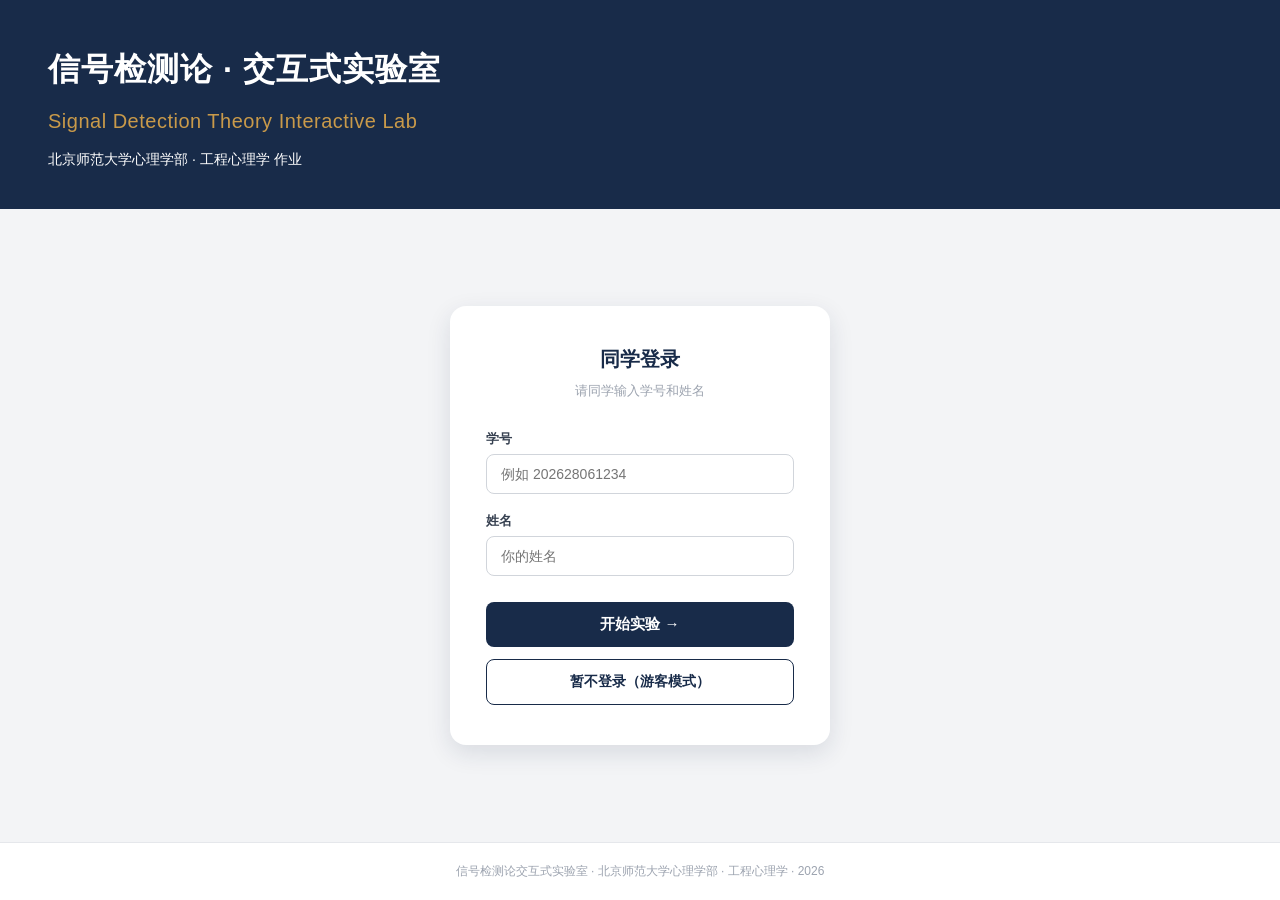
<file: 作业page1-5_汇总版.html>
<!DOCTYPE html>
<html lang="zh-CN">
<head>
<meta charset="UTF-8">
<meta name="viewport" content="width=device-width, initial-scale=1.0">
<title>信号检测论 · 交互式实验室 · 提交版</title>
<style>
  html,
  body {
    width: 100%;
    height: 100%;
    margin: 0;
    overflow: hidden;
    background: #f3f4f6;
  }

  iframe {
    display: block;
    width: 100%;
    height: 100vh;
    border: 0;
    background: #ffffff;
  }

  #frameHost {
    width: 100%;
    height: 100vh;
  }
</style>
</head>
<body>
  <div id="frameHost"></div>

  <script>
    const PAGE_SOURCES = {
  "index.html": "[base64]/oeWPt+ajgOa1i+iuuiDCtyDkuqTkupLlvI/[base64]/oeWPt+ajgOa1i+iuuiDCtyDkuqTkupLlvI/lrp7pqozlrqQ8L2gxPgogICAgPGRpdiBjbGFzcz0ic3VidGl0bGUtZW4iPlNpZ25hbCBEZXRlY3Rpb24gVGhlb3J5IEludGVyYWN0aXZlIExhYjwvZGl2PgogICAgPGRpdiBjbGFzcz0iYWZmaWxpYXRpb24iPuWMl+S6rOW4iOiMg+Wkp+WtpuW/[base64]/lrp7pqozlrqQgwrcg5YyX5Lqs5biI6IyD5aSn5a2m5b+D55CG5a2m6YOoIMK3IOW3peeoi+W/[base64]",
  "page2.html": "[base64]/[base64]/[base64]/[base64]/[base64]/lnLrmma/orr7lrprvvJo8L3NwYW4+IuWkp+mbvuWkqempvumptiLjgILnjqnlrrblnZDlnKjpqb7pqbbkvY3vvIzliY3mlrnmnInkuIDkuKrnuqLnu7/nga/jgILnjqnlrrbpnIDopoHliKTmlq3mmK/nuqLnga/vvIjkv6Hlj7fvvIzpnIDliLnovabvvInov5jmmK/nu7/nga/vvIjlmarpn7PvvIzlj6/[base64]/[base64]",
  "page3.html": "[base64]/[base64]/nga88L2Rpdj4KICA8L2hlYWRlcj4KCiAgPG1haW4+CiAgICA8ZGl2IGNsYXNzPSJnYW1lLXNoZWxsIj4KICAgICAgPHNlY3Rpb24gY2xhc3M9ImdhbWUtcGFuZWwiIGlkPSJnYW1lUGFuZWwiIGFyaWEtbGFiZWw9IuS/[base64]/[base64]/[base64]/miqUgTTwvc3Bhbj48c3Ryb25nIGlkPSJmaW5hbE1pc3MiPjA8L3N0cm9uZz48L2Rpdj4KICAgICAgICAgIDxkaXYgY2xhc3M9InJlc3VsdC1pdGVtIj48c3Bhbj7or6/[base64]/[base64]",
  "page4.html": "[base64]/[base64]/kvaDliJrmiY08c3BhbiBpZD0iZGVzY3JpcHRpb25UcmlhbENvdW50Ij4yMDwvc3Bhbj7mrKHliKTmlq3nmoTnu5Pmnpznu5/[base64]/[base64]/[base64]/[base64]/[base64]",
  "page5.html": "[base64]/[base64]/[base64]/mhJ/[base64]/[base64]/mj4/[base64]/[base64]/[base64]/[base64]/nkIbop6PkuLogUk9DIOabsue6v+S4i+mdouenr+OAgjAuNSDmjqXov5Hpmo/[base64]/[base64]/[base64]/IHogLSAxIDogLWRlbnNpdHkgLyBwcm9iYWJpbGl0eTsKICAgICAgfQoKICAgICAgcmV0dXJuIDEgLSBwcm9iYWJpbGl0eSA8IDAuMDAwMSA/[base64]"
};
    const PAGE_TITLES = {
  "index.html": "同学登录",
  "page2.html": "难度设置",
  "page3.html": "大雾天行驶",
  "page4.html": "成绩结果",
  "page5.html": "学习与理解阶段"
};
    const frameHost = document.getElementById('frameHost');
    let currentQuery = '';
    let bundleSession = null;
    let initialized = false;

    function decodeBase64Utf8(value) {
      const binary = atob(value);
      const bytes = new Uint8Array(binary.length);

      for (let index = 0; index < binary.length; index += 1) {
        bytes[index] = binary.charCodeAt(index);
      }

      return new TextDecoder('utf-8').decode(bytes);
    }

    function normalizePageName(pageName) {
      const value = String(pageName || 'index.html').split(/[?#]/)[0];
      const fileName = value.split('/').pop();
      return PAGE_SOURCES[fileName] ? fileName : null;
    }

    function navigateToPage(pageName, query) {
      const fileName = normalizePageName(pageName);

      if (!fileName) {
        throw new Error('Unknown bundled page: ' + pageName);
      }

      currentQuery = String(query || '').replace(/^\?/, '');
      const source = decodeBase64Utf8(PAGE_SOURCES[fileName]);
      const pageFrame = document.createElement('iframe');

      pageFrame.id = 'pageFrame';
      pageFrame.title = '信号检测论交互式实验室';
      pageFrame.srcdoc = source;
      frameHost.replaceChildren(pageFrame);
      document.title = PAGE_TITLES[fileName] + ' · 信号检测论交互式实验室';
      pageFrame.dataset.page = fileName;
    }

    window.__bundleGetQuery = function() {
      return currentQuery;
    };

    window.__bundleSetSession = function(value) {
      bundleSession = JSON.parse(JSON.stringify(value));
    };

    window.__bundleGetSession = function() {
      return bundleSession ? JSON.stringify(bundleSession) : null;
    };

    window.navigateToPage = navigateToPage;

    function initializeBundle() {
      if (initialized) {
        return;
      }

      initialized = true;
      navigateToPage('index.html', '');
    }

    if (document.readyState === 'loading') {
      document.addEventListener('DOMContentLoaded', initializeBundle, { once: true });
    } else {
      initializeBundle();
    }
  </script>
</body>
</html>
</file>
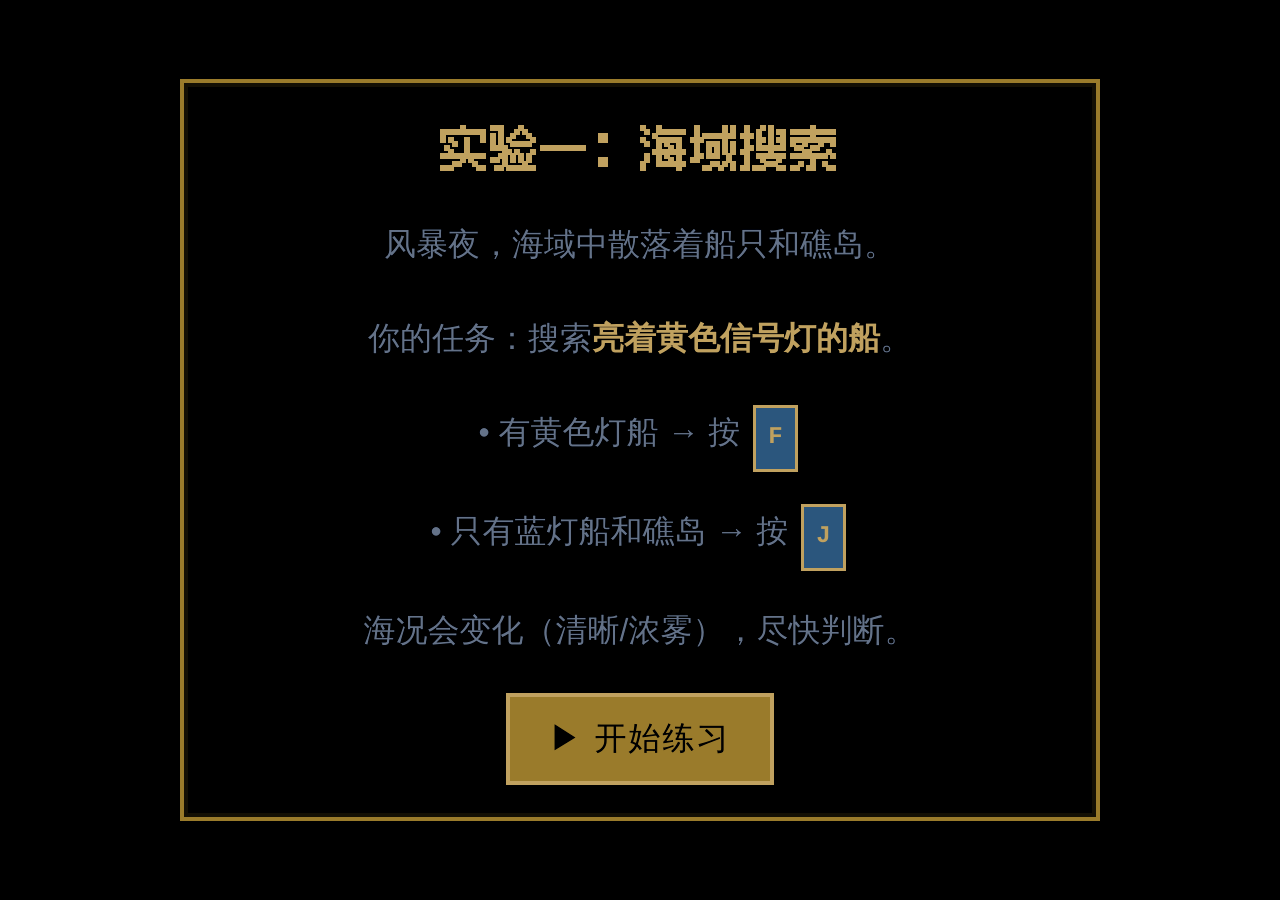
<file: hw2/experiment1.html>
<!DOCTYPE html>
<html lang="zh-CN">
<head>
  <meta charset="UTF-8">
  <meta name="viewport" content="width=device-width, initial-scale=1.0">
  <title>实验一：海域搜索 - 守灯者</title>
  <link rel="preconnect" href="https://fonts.googleapis.com">
  <link rel="preconnect" href="https://fonts.gstatic.com" crossorigin>
  <link href="https://fonts.googleapis.com/css2?family=Pixelify+Sans:wght@400;600;700&family=Press+Start+2P&display=swap" rel="stylesheet">
  <link rel="stylesheet" href="css/style.css?v=20261104d">
  <link rel="stylesheet" href="css/experiment.css?v=20261104d">
</head>
<body>

  <!-- 指导语 -->
  <div id="instructionWindow" class="window active">
    <div class="dialog-box">
      <h2 class="title pixel-title">实验一：海域搜索</h2>
      <div class="instruction-text">
        <p class="hint">风暴夜，海域中散落着船只和礁岛。</p>
        <p class="hint">你的任务：搜索<span class="highlight">亮着黄色信号灯的船</span>。</p>
        <p class="hint" style="margin-top: 20px;">• 有黄色灯船 → 按 <span class="key">F</span></p>
        <p class="hint">• 只有蓝灯船和礁岛 → 按 <span class="key">J</span></p>
        <p class="hint" style="margin-top: 20px;">海况会变化（清晰/浓雾），尽快判断。</p>
      </div>
      <button class="btn primary" onclick="startPractice()">▶ 开始练习</button>
    </div>
  </div>

  <!-- 实验画布 -->
  <div id="experimentWindow" class="window">
    <canvas id="stimulusCanvas" width="1200" height="800"></canvas>
    <div id="feedback" class="feedback"></div>
  </div>

  <!-- 练习结束 -->
  <div id="practiceEndWindow" class="window">
    <div class="dialog-box">
      <h2 class="title small">练习完成</h2>
      <div id="practiceStats" class="hint"></div>
      <button class="btn primary" onclick="startFormal()">▶ 开始正式实验</button>
    </div>
  </div>

  <!-- 实验结束 -->
  <div id="endWindow" class="window">
    <div class="dialog-box">
      <h2 class="title small">实验一完成</h2>
      <div id="endStats" class="hint"></div>
      <button class="btn primary" onclick="goToExperiment2()">▶ 继续实验二</button>
      <div style="margin-top: 16px;">
        <button class="btn primary" id="btn-upload-1" style="background:#2f6d4f; border-color:#6ad48a; color:#eafff2;">上传实验一数据</button>
        <button class="btn ghost" onclick="downloadAll()" style="margin-left: 12px;">下载 JSON 备份</button>
        <button class="btn ghost" onclick="location.href='results.html'" style="margin-left: 12px;">查看结果</button>
      </div>
      <p id="upload-status-1" style="margin-top:16px; font-size:14px; line-height:1.8; color:#c9d9e8; white-space:pre-line;"></p>
    </div>
  </div>

  <script src="js/upload.js?v=20261104d"></script>
  <script src="js/experiment1.js?v=20261104d"></script>
</body>
</html>
</file>
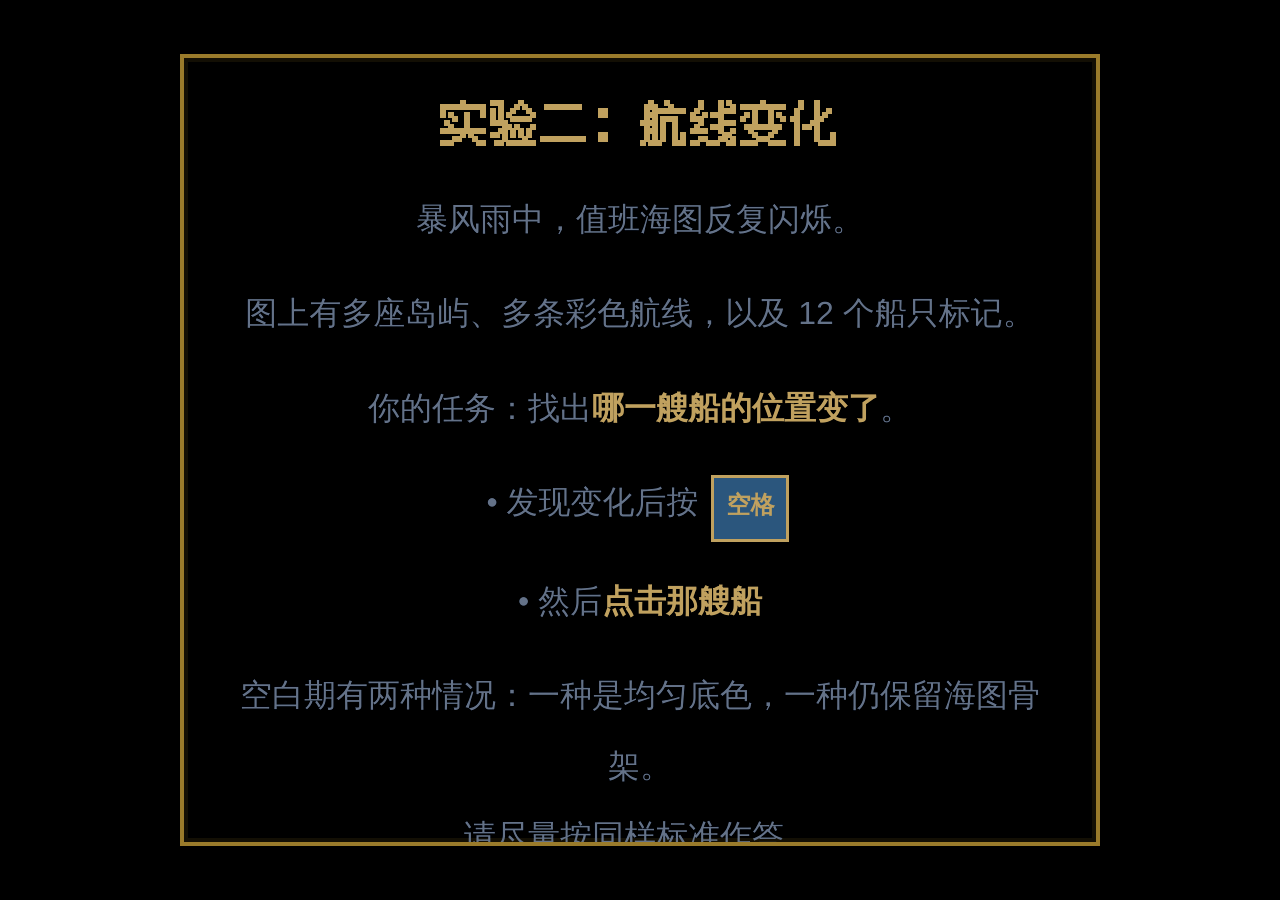
<file: hw2/experiment2.html>
<!DOCTYPE html>
<html lang="zh-CN">
<head>
  <meta charset="UTF-8">
  <meta name="viewport" content="width=device-width, initial-scale=1.0">
  <title>实验二：航线变化检测 - 守灯者</title>
  <link rel="preconnect" href="https://fonts.googleapis.com">
  <link rel="preconnect" href="https://fonts.gstatic.com" crossorigin>
  <link href="https://fonts.googleapis.com/css2?family=Pixelify+Sans:wght@400;600;700&family=Press+Start+2P&display=swap" rel="stylesheet">
  <link rel="stylesheet" href="css/style.css?v=20261104d">
  <link rel="stylesheet" href="css/experiment.css?v=20261104d">
</head>
<body>

  <!-- 指导语 -->
  <div id="instructionWindow" class="window active">
    <div class="dialog-box">
      <h2 class="title pixel-title">实验二：航线变化</h2>
      <div class="instruction-text">
        <p class="hint">暴风雨中，值班海图反复闪烁。</p>
        <p class="hint">图上有多座岛屿、多条彩色航线，以及 12 个船只标记。</p>
        <p class="hint">你的任务：找出<span class="highlight">哪一艘船的位置变了</span>。</p>
        <p class="hint" style="margin-top: 20px;">• 发现变化后按 <span class="key">空格</span></p>
        <p class="hint">• 然后<span class="highlight">点击那艘船</span></p>
        <p class="hint" style="margin-top: 20px;">空白期有两种情况：一种是均匀底色，一种仍保留海图骨架。<br>请尽量按同样标准作答。</p>
      </div>
      <button class="btn primary" onclick="startPractice()">▶ 开始练习</button>
      <div style="margin-top: 20px; padding-top: 20px; border-top: 2px solid rgba(74,123,167,0.35);">
        <p class="hint" style="margin-bottom: 14px;">先看两种显示模式的区别：</p>
        <div style="display:flex; gap:14px; justify-content:center; flex-wrap:wrap;">
          <button class="btn ghost" onclick="startPreview('uniform')">预览：均匀遮蔽</button>
          <button class="btn ghost" onclick="startPreview('reference')">预览：稳定参照</button>
        </div>
      </div>
    </div>
  </div>

  <!-- 实验画布 -->
  <div id="experimentWindow" class="window">
    <canvas id="stimulusCanvas" width="1200" height="800"></canvas>
    <div id="feedback" class="feedback"></div>
  </div>

  <!-- 练习结束 -->
  <div id="practiceEndWindow" class="window">
    <div class="dialog-box">
      <h2 class="title small">练习完成</h2>
      <div id="practiceStats" class="hint"></div>
      <button class="btn primary" onclick="startFormal()">▶ 开始正式实验</button>
    </div>
  </div>

  <!-- 实验结束 -->
  <div id="endWindow" class="window">
    <div class="dialog-box">
      <h2 class="title small">全部完成！</h2>
      <div id="endStats" class="hint"></div>
      <button class="btn primary" id="btn-upload-2" style="background:#2f6d4f; border-color:#6ad48a; color:#eafff2;">上传实验二数据</button>
      <button class="btn ghost" onclick="downloadData()" style="margin-top: 12px;">下载 JSON 备份</button>
      <button class="btn ghost" onclick="location.href='results.html'" style="margin-top: 12px;">查看结果</button>
      <button class="btn ghost" onclick="checkReturnPath()" style="margin-top: 12px;">返回</button>
      <p id="upload-status-2" style="margin-top:16px; font-size:14px; line-height:1.8; color:#c9d9e8; white-space:pre-line;"></p>
    </div>
  </div>

  <script src="js/upload.js?v=20261104d"></script>
  <script src="js/experiment2.js?v=20261104d"></script>
</body>
</html>
</file>
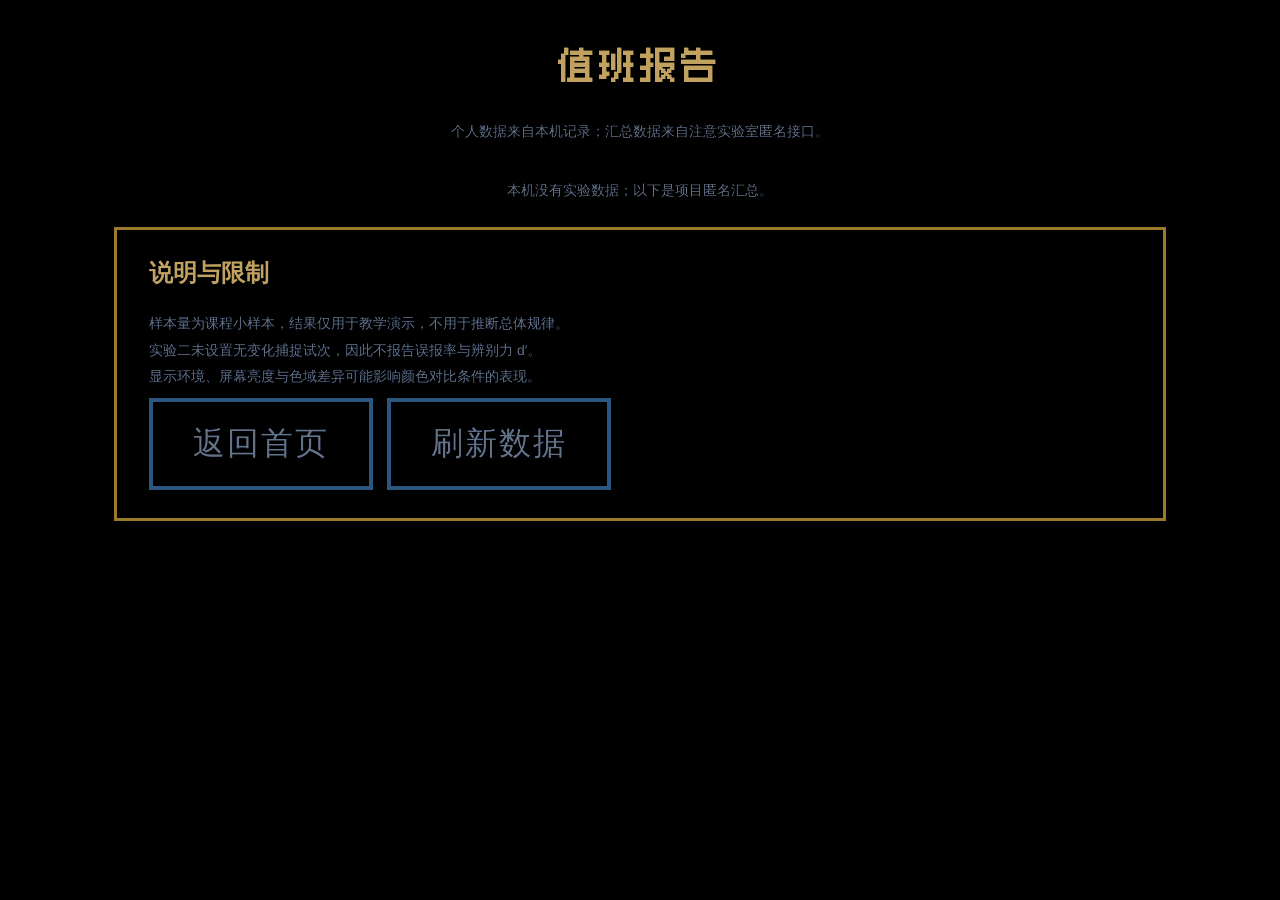
<file: hw2/results.html>
<!DOCTYPE html>
<html lang="zh-CN">
<head>
<meta charset="UTF-8">
<meta name="viewport" content="width=device-width, initial-scale=1.0">
<title>结果 · 守灯者</title>
<link rel="preconnect" href="https://fonts.googleapis.com">
<link rel="preconnect" href="https://fonts.gstatic.com" crossorigin>
<link href="https://fonts.googleapis.com/css2?family=Pixelify+Sans:wght@400;600;700&family=Press+Start+2P&display=swap" rel="stylesheet">
<link rel="stylesheet" href="css/style.css?v=20261104d">
<style>
  body { overflow-y: auto; }
  .result-wrap {
    max-width: 1100px;
    margin: 0 auto;
    padding: 40px 24px 80px;
  }
  .result-card {
    background: rgba(8, 14, 22, 0.92);
    border: 3px solid #C8A44A;
    padding: 28px 32px;
    margin-bottom: 28px;
  }
  .result-card h2 { font-size: 24px; color: #f4d084; margin-bottom: 20px; }
  .result-card h3 { font-size: 16px; color: #c9d9e8; margin: 22px 0 12px; }
  .muted { color: #8b9bb4; font-size: 14px; line-height: 1.9; }
  table.rt { width: 100%; border-collapse: collapse; font-size: 14px; }
  table.rt th, table.rt td {
    border: 1px solid rgba(74,123,167,0.5);
    padding: 10px 12px;
    text-align: center;
  }
  table.rt th { background: rgba(74,123,167,0.18); color: #f4d084; }
  .bar-row { display: flex; align-items: center; gap: 12px; margin: 10px 0; font-size: 14px; }
  .bar-label { width: 190px; color: #c9d9e8; flex: 0 0 auto; }
  .bar-track { flex: 1 1 auto; height: 22px; background: rgba(255,255,255,0.06); border: 1px solid rgba(74,123,167,0.4); }
  .bar-fill { height: 100%; background: #C8A44A; }
  .bar-val { width: 90px; text-align: right; color: #f4d084; flex: 0 0 auto; }
  .verdict { padding: 12px 16px; margin: 10px 0; border-left: 4px solid #4A7BA7; background: rgba(74,123,167,0.1); font-size: 14px; line-height: 1.9; color: #c9d9e8; }
  .verdict.yes { border-color: #6ad48a; }
  .verdict.no { border-color: #ef7b7b; }
  .btn-row { display: flex; gap: 14px; flex-wrap: wrap; margin-top: 8px; }
</style>
</head>
<body>
  <div class="result-wrap">
    <h1 class="title" style="font-size:36px;">值班报告</h1>
    <p class="muted" style="text-align:center; margin-bottom: 32px;">
      个人数据来自本机记录；汇总数据来自注意实验室匿名接口。
    </p>

    <div id="status" class="muted" style="text-align:center; margin-bottom: 24px;">正在读取数据…</div>

    <div id="exp1-card" class="result-card" style="display:none;">
      <h2>实验一 · 海域搜索</h2>
      <div id="exp1-own"></div>
      <h3>本人搜索斜率（毫秒 / 项目）</h3>
      <div id="exp1-slopes"></div>
      <h3>假设检验（主指标：中位发现时间）</h3>
      <div id="exp1-verdicts"></div>
      <h3>项目匿名汇总</h3>
      <div id="exp1-group"></div>
    </div>

    <div id="exp2-card" class="result-card" style="display:none;">
      <h2>实验二 · 值守海图变化检测</h2>
      <div id="exp2-own"></div>
      <h3>描述性指标：发现率（主指标为发现时间与定位误差）</h3>
      <div id="exp2-rates"></div>
      <h3>假设检验</h3>
      <div id="exp2-verdicts"></div>
      <h3>项目匿名汇总</h3>
      <div id="exp2-group"></div>
    </div>

    <div class="result-card">
      <h2>说明与限制</h2>
      <p class="muted">
        样本量为课程小样本，结果仅用于教学演示，不用于推断总体规律。<br>
        实验二未设置无变化捕捉试次，因此不报告误报率与辨别力 d′。<br>
        显示环境、屏幕亮度与色域差异可能影响颜色对比条件的表现。
      </p>
      <div class="btn-row">
        <button class="btn ghost" onclick="location.href='index.html'">返回首页</button>
        <button class="btn ghost" onclick="location.reload()">刷新数据</button>
      </div>
    </div>
  </div>

  <script src="js/resultpage.js?v=20261104d"></script>
</body>
</html>
</file>
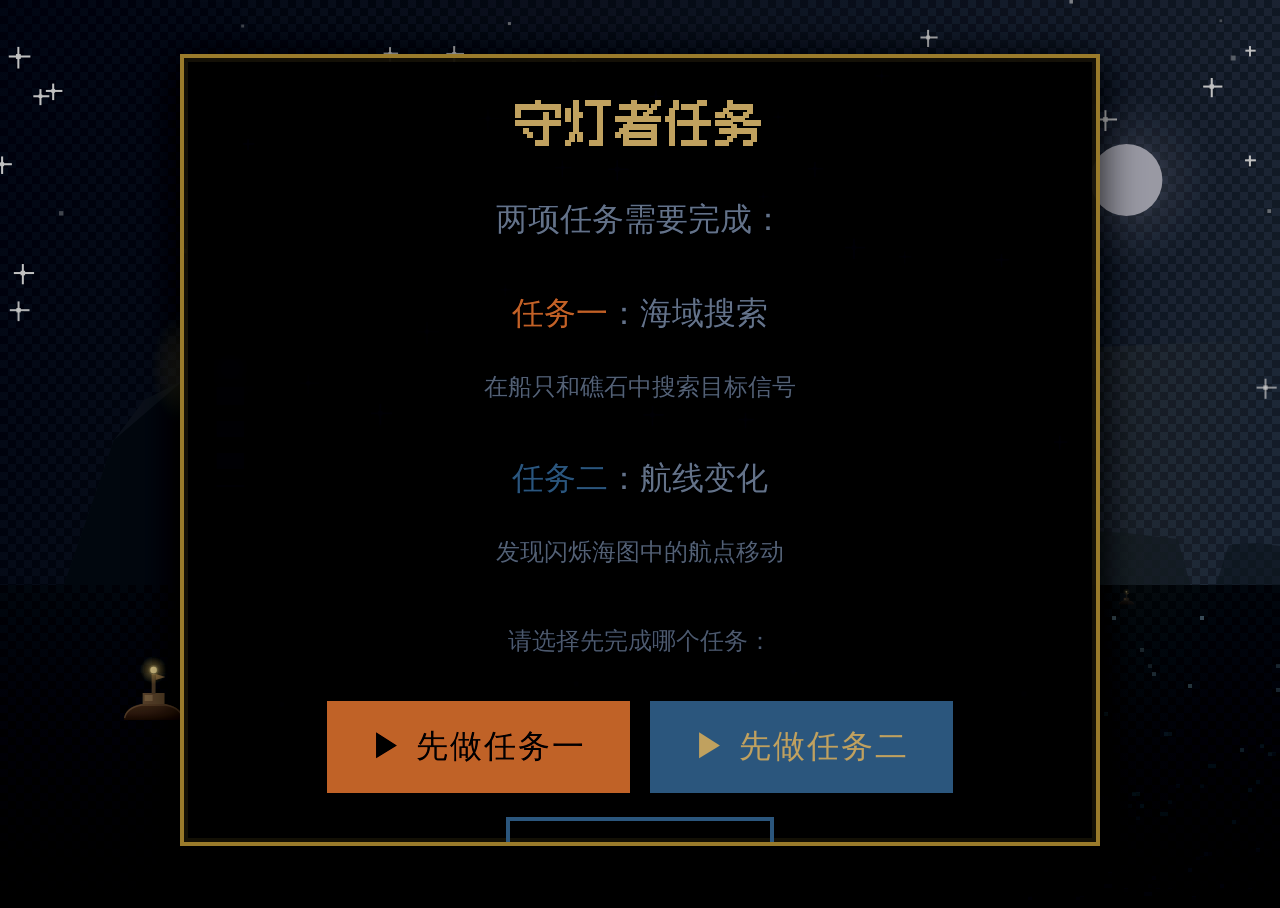
<file: hw2/select.html>
<!DOCTYPE html>
<html lang="zh-CN">
<head>
  <meta charset="UTF-8">
  <meta name="viewport" content="width=device-width, initial-scale=1.0">
  <title>选择实验顺序 - 守灯者</title>
  <link rel="preconnect" href="https://fonts.googleapis.com">
  <link rel="preconnect" href="https://fonts.gstatic.com" crossorigin>
  <link href="https://fonts.googleapis.com/css2?family=Pixelify+Sans:wght@400;600;700&family=Press+Start+2P&display=swap" rel="stylesheet">
  <link rel="stylesheet" href="css/style.css?v=20261104d">
  <link rel="stylesheet" href="css/experiment.css?v=20261104d">
</head>
<body>
  <canvas id="bgCanvas"></canvas>

  <div id="selectWindow" class="window active">
    <div class="dialog-box">
      <h2 class="title pixel-title">守灯者任务</h2>
      <div class="instruction-text" style="font-size: 32px; line-height: 2.2; color: #c9d9e8; margin-bottom: 32px;">
        <p class="hint">两项任务需要完成：</p>
        <p class="hint" style="margin-top: 20px;">
          <span style="color: #ff8844;">任务一</span>：海域搜索<br>
          <span style="font-size: 24px; opacity: 0.85;">在船只和礁石中搜索目标信号</span>
        </p>
        <p class="hint" style="margin-top: 20px;">
          <span style="color: #4A7BA7;">任务二</span>：航线变化<br>
          <span style="font-size: 24px; opacity: 0.85;">发现闪烁海图中的航点移动</span>
        </p>
        <p class="hint" style="margin-top: 32px; font-size: 24px; opacity: 0.8;">
          请选择先完成哪个任务：
        </p>
      </div>
      <div style="display: flex; gap: 20px; justify-content: center; flex-wrap: wrap;">
        <button class="btn primary" onclick="localStorage.setItem('task_order','search_first'); window.location.href='experiment1.html'" style="background: #ff8844; border-color: #ff8844; color: #0a0e17;">
          ▶ 先做任务一
        </button>
        <button class="btn primary" onclick="localStorage.setItem('task_order','route_change_first'); window.location.href='experiment2.html'" style="background: #4A7BA7; border-color: #4A7BA7; color: #f4d084;">
          ▶ 先做任务二
        </button>
      </div>
      <button class="btn ghost" onclick="window.location.href='index.html'" style="margin-top: 24px;">
        ← 返回首页
      </button>
    </div>
  </div>

  <script>
    if (new URLSearchParams(location.search).get('test') === '1') {
      sessionStorage.setItem('test_mode', '1');
    }
  </script>
  <script src="js/welcome.js?v=20261104d"></script>
</body>
</html>
</file>
<file: styles/tokens.css>
/* ============================================================================
 * styles/tokens.css —— 设计令牌（颜色 + 字体 + reset）
 *
 * 【规矩】色值只在这里定义一次，其它 CSS 一律用 var(--xxx) 引用。
 *   想换配色？改这一个文件就够了。
 * ==========================================================================*/

:root{
  /* —— 背景层次 —— */
  --c-bg:        #0B1118;  /* 最底层，近乎黑 */
  --c-surface:   #131D27;  /* 卡片 */
  --c-surface-2: #1B2733;  /* 卡片内嵌 / 悬停态 */

  /* —— 品牌色 —— */
  --c-primary:   #22B8CF;  /* 医疗青 · 主色按钮、链接、选中态 */
  --c-accent:    #2ED3A6;  /* 监护仪绿 · 强调、成功、正常体征 */

  /* —— 语义色（生命体征分档用）—— */
  --c-normal:    #2ED3A6;  /* 正常 */
  --c-watch:     #F5A524;  /* 需观察（黄） */
  --c-danger:    #FF4D4F;  /* 危急（红） */

  /* —— 文本 —— */
  --c-text:      #E6EDF3;  /* 正文 */
  --c-text-dim:  #8A9AAB;  /* 次要文字 */
  --c-border:    #24313F;  /* 边框 */

  /* —— 尺寸 —— */
  --radius:      14px;
  --radius-sm:   8px;
}

/* ----------------------------------------------------------------------------
 * 字体（不引外部 CDN，只用系统字体栈）
 *   中文标题 / 正文 → --font-sans
 *   数字、生命体征、公式、d′/c → --font-mono（必须等宽，否则数字会左右跳）
 * -------------------------------------------------------------------------- */

:root{
  --font-sans: 'PingFang SC', 'Microsoft YaHei', system-ui, sans-serif;
  --font-mono: ui-monospace, 'SF Mono', Menlo, monospace;
}

/* ----------------------------------------------------------------------------
 * 基础 reset
 * -------------------------------------------------------------------------- */

*{
  margin: 0;
  padding: 0;
  box-sizing: border-box;
}

html{
  font-size: 16px;
}

body{
  background: var(--c-bg);
  color: var(--c-text);
  font-family: var(--font-sans);
  line-height: 1.6;
  -webkit-font-smoothing: antialiased;
}

h1, h2, h3, h4{
  font-weight: 600;
  line-height: 1.3;
}

ul, ol{
  list-style: none;
}

a{
  color: var(--c-primary);
  text-decoration: none;
}

/* 数字类一律走等宽字体 */
.num,
.mono,
.metrics td,
.cm-table td{
  font-family: var(--font-mono);
  font-variant-numeric: tabular-nums;
}
</file>
<file: styles/main.css>
/* ============================================================================
 * styles/main.css —— 全局布局与通用组件
 *
 * 【规矩】这里不许出现写死的色值，一律用 var(--c-xxx) 引用 tokens.css。
 * ==========================================================================*/

/* ----------------------------------------------------------------------------
 * 1. 页面容器
 * -------------------------------------------------------------------------- */

body{
  min-height: 100vh;
}

.app-header{
  padding: 20px 24px 16px;
  border-bottom: 1px solid var(--c-border);
  background: var(--c-surface);
}

.app-header h1{
  font-size: 1.35rem;
  color: var(--c-text);
  letter-spacing: 0.02em;
}

.app-header .subtitle{
  margin-top: 4px;
  font-size: 0.85rem;
  color: var(--c-text-dim);
}

.app-header .brand-dot{
  display: inline-block;
  width: 8px;
  height: 8px;
  margin-right: 8px;
  border-radius: 50%;
  background: var(--c-accent);
  vertical-align: middle;
}

main{
  max-width: 880px;
  margin: 0 auto;
  padding: 24px;
}

/* ----------------------------------------------------------------------------
 * 2. 屏幕切换
 *    showScreen('login') → 只让 #screen-login 显示
 * -------------------------------------------------------------------------- */

.screen{
  display: none;
}

.screen.active{
  display: block;
}

.screen h2{
  font-size: 1.15rem;
  margin-bottom: 10px;
}

/* ----------------------------------------------------------------------------
 * 3. 卡片
 * -------------------------------------------------------------------------- */

.card{
  background: var(--c-surface);
  border: 1px solid var(--c-border);
  border-radius: var(--radius);
  padding: 20px;
  margin-bottom: 16px;
}

.card-head{
  margin-bottom: 12px;
  padding-bottom: 10px;
  border-bottom: 1px solid var(--c-border);
  font-size: 0.9rem;
  color: var(--c-text-dim);
}

/* 占位说明文字 */
.placeholder{
  color: var(--c-text-dim);
  font-size: 0.92rem;
  margin-bottom: 16px;
}

/* ----------------------------------------------------------------------------
 * 4. 按钮
 * -------------------------------------------------------------------------- */

.btn{
  display: inline-block;
  padding: 10px 20px;
  border: 1px solid var(--c-border);
  border-radius: var(--radius-sm);
  background: var(--c-surface-2);
  color: var(--c-text);
  font-family: var(--font-sans);
  font-size: 0.95rem;
  cursor: pointer;
  transition: opacity 0.15s, border-color 0.15s;
}

.btn:hover{
  opacity: 0.85;
}

.btn:active{
  opacity: 0.7;
}

.btn:focus-visible{
  outline: 2px solid var(--c-primary);
  outline-offset: 2px;
}

/* 主按钮：医疗青底 + 深色字 */
.btn-primary{
  background: var(--c-primary);
  border-color: var(--c-primary);
  color: var(--c-bg);
  font-weight: 600;
}

/* 危险按钮：红底 */
.btn-danger{
  background: var(--c-danger);
  border-color: var(--c-danger);
  color: var(--c-bg);
  font-weight: 600;
}

/* 幽灵按钮：透明底 + 细边框 */
.btn-ghost{
  background: transparent;
  border-color: var(--c-border);
  color: var(--c-text-dim);
}

.btn-ghost:hover{
  color: var(--c-text);
  border-color: var(--c-primary);
}

/* 并排的两个判断按钮 */
.btn-row{
  display: flex;
  gap: 12px;
  flex-wrap: wrap;
}

.btn-row .btn{
  flex: 1 1 160px;
  text-align: center;
}

/* ----------------------------------------------------------------------------
 * 5. 生命体征分档（颜色含义见 CONTRACT.md 2.4）
 *    ⚠️ 只反映数值偏离程度，与"真实是否需要急诊"无关
 * -------------------------------------------------------------------------- */

.vital-normal{ color: var(--c-normal); }
.vital-watch { color: var(--c-watch);  }
.vital-danger{ color: var(--c-danger); }

/* ----------------------------------------------------------------------------
 * 6. 混淆矩阵 / 数据表（三线表风格）
 * -------------------------------------------------------------------------- */

.cm-table{
  width: 100%;
  border-collapse: collapse;
  font-size: 0.9rem;
  margin-bottom: 12px;
}

.cm-table caption{
  text-align: left;
  color: var(--c-text-dim);
  font-size: 0.85rem;
  padding-bottom: 8px;
}

.cm-table th,
.cm-table td{
  padding: 8px 12px;
  text-align: right;
}

.cm-table th:first-child,
.cm-table td:first-child{
  text-align: left;
}

/* 三线表：顶线、表头下线、底线 */
.cm-table thead th{
  border-top: 2px solid var(--c-border);
  border-bottom: 1px solid var(--c-border);
  color: var(--c-text-dim);
  font-weight: 500;
}

.cm-table tbody tr:last-child td{
  border-bottom: 2px solid var(--c-border);
}

.cm-table tbody tr:hover td{
  background: var(--c-surface-2);
}

/* 强调某一行（比如"更保守"的那一轮） */
.cm-table tr.highlight td{
  color: var(--c-primary);
}

/* ----------------------------------------------------------------------------
 * 7. 开发导航条（骨架阶段的临时工具，验收完成后连同 HTML 一起删）
 *    刻意做得低调：小字号、次要文字色、无填充，不抢正式 UI 的注意力
 * -------------------------------------------------------------------------- */

.dev-nav{
  display: flex;
  flex-wrap: wrap;
  align-items: center;
  gap: 6px;
  padding: 8px 24px;
  border-bottom: 1px solid var(--c-border);
}

.dev-nav-label{
  margin-right: 4px;
  font-size: 0.72rem;
  color: var(--c-text-dim);
  letter-spacing: 0.08em;
}

.dev-nav button{
  padding: 3px 10px;
  border: 1px solid var(--c-border);
  border-radius: var(--radius-sm);
  background: transparent;
  color: var(--c-text-dim);
  font-family: var(--font-sans);
  font-size: 0.75rem;
  line-height: 1.4;
  cursor: pointer;
  transition: color 0.15s, border-color 0.15s;
}

.dev-nav button:hover{
  color: var(--c-text);
  border-color: var(--c-primary);
}

/* 当前所在的屏 */
.dev-nav button.active{
  color: var(--c-primary);
  border-color: var(--c-primary);
}

/* ----------------------------------------------------------------------------
 * 8. 轮次过渡文案（保留换行，用正文字体而不是 <pre> 默认的等宽字体）
 * -------------------------------------------------------------------------- */

.round-intro{
  margin-bottom: 16px;
  font-family: var(--font-sans);
  font-size: 0.95rem;
  line-height: 1.8;
  color: var(--c-text);
  white-space: pre-wrap;
  word-break: break-word;
}

/* ----------------------------------------------------------------------------
 * 9. 响应式：窄于 700px 改单列
 * -------------------------------------------------------------------------- */

@media (max-width: 700px){

  main{
    padding: 16px;
  }

  .app-header{
    padding: 16px;
  }

  .dev-nav{
    padding: 8px 16px;
  }

  .card{
    padding: 16px;
  }

  .btn-row{
    flex-direction: column;
  }

  .btn-row .btn{
    flex: 1 1 auto;
    width: 100%;
  }

  .cm-table th,
  .cm-table td{
    padding: 6px 8px;
    font-size: 0.85rem;
  }
}

/* ============================================================================
 * 概念实验室：标签栏 + 面板
 *
 * 面板默认全部隐藏，显隐由 index.html 的 showLab() 用行内 style 控制。
 *
 * ★ .lab-panel 初始就是 display: none —— 这是刻意的，不是漏写：
 *   容器还藏着的时候 ECharts 建不出图（读到的宽高都是 0），
 *   所以必须等它真正显示出来之后，才让模块去渲染。
 * ==========================================================================*/

.lab-tabs{
  display: flex;
  flex-wrap: wrap;
  gap: 8px;
  margin: 20px 0 18px;
}

.lab-tab{
  padding: 9px 18px;
  font-family: var(--font-sans);
  font-size: 0.9rem;
  font-weight: 600;
  color: var(--c-text-dim);
  background: var(--c-surface);
  border: 1px solid var(--c-border);
  border-radius: 999px;
  cursor: pointer;
  transition: color .18s, background .18s, border-color .18s;
}

.lab-tab:hover{
  color: var(--c-text);
  border-color: var(--c-primary);
}

.lab-tab.active{
  color: var(--c-bg);
  background: var(--c-primary);
  border-color: var(--c-primary);
}

.lab-panel{
  display: none;
}

/* 图表容器：必须给确定的高度，否则 ECharts 会建成 0 高的空白 */
.chart{
  width: 100%;
  height: 340px;
}

.chart-sm{
  width: 100%;
  height: 260px;
}

@media (max-width: 700px){
  .chart{
    height: 250px;
  }

  .chart-sm{
    height: 200px;
  }
}

/* ============================================================================
 * 11. 监护仪面板（视觉层 · 第 1 阶段；M视觉1c 重画）
 *
 * 游戏屏里、患者卡片【上方】的那块仪器面板。纯增量：把 #monitorPanel 从页面上
 * 拿掉，游戏一个字都不受影响。
 *
 * 【布局】左边两条波形上下叠（各占一半高），右边一列三个读数。
 *   真监护仪就长这样：波形占大头，数字挤在右边一条。
 *
 * 【高度必须定死】面板高度写死在 .monitor-panel 上（桌面 240px / 窄屏 195px），
 *   里面的格子全靠 flex 平分 —— 于是不管患者怎么换、数字几位数、
 *   波形画成什么样，整块面板的高度一动不动。一旦某项的高度跟着内容走，
 *   下面的患者卡片就会上下跳，读数会看串行。
 *   自测里"连着渲染 20 位患者，体征行的 top 只能有 1 个值"盯的就是这里。
 *
 * 【底色比卡片更深】一块嵌在暗处的仪器屏：底色 #080D12 比 --c-bg 还暗一档，
 *   外圈一圈细边（--c-border），里面靠光晕和网格提亮。
 * ==========================================================================*/

/* 还没渲染时不留任何空隙（render 之后里面才有 .monitor-panel） */
#monitorPanel:empty{
  display: none;
}

.monitor-panel{
  display: flex;
  gap: 12px;
  height: 240px;              /* ★ 定死。桌面 220~250 的中间值 */
  margin-bottom: 16px;
  padding: 12px;
  background: #080D12;
  border: 1px solid var(--c-border);
  border-radius: var(--radius);
  /* 微弱的内发光：深色底 + 一点点青绿，像屏幕自己在发亮 */
  box-shadow: inset 0 0 26px rgba(46, 211, 166, .055);
}

/* ---- 左：两条波形 ---- */

.monitor-waves{
  flex: 1 1 70%;
  min-width: 0;
  display: flex;
  flex-direction: column;
  gap: 8px;
}

/* 波形格：一块小黑屏。
 *
 * ★ 方格网 —— 人对监护仪的记忆很大程度就是这片绿格子（任务书 §二）。
 *   用 CSS 的 repeating-linear-gradient 画，绝对不用 Canvas 画格线
 *   （Canvas 留着画波形）。
 *   四层背景叠起来：两层小格（12px，很暗）+ 两层大格（60px = 5 小格，稍亮）。
 *   颜色是【暗绿】不是白 —— 任务书给的那组 rgba(36,49,63,…) 是蓝灰的，
 *   这里按"真监护仪的格子是暗绿的"那句用了青绿的低透明度版本。
 */
.monitor-screen{
  position: relative;
  flex: 1 1 0;                /* 两格平分，各占一半高度 */
  min-height: 0;
  overflow: hidden;
  border: 1px solid var(--c-border);
  border-radius: 6px;
  background-color: #060A0E;
  background-image:
    repeating-linear-gradient(0deg,  rgba(46, 211, 166, .11) 0 1px, transparent 1px 12px),
    repeating-linear-gradient(90deg, rgba(46, 211, 166, .11) 0 1px, transparent 1px 12px),
    repeating-linear-gradient(0deg,  rgba(46, 211, 166, .24) 0 1px, transparent 1px 60px),
    repeating-linear-gradient(90deg, rgba(46, 211, 166, .24) 0 1px, transparent 1px 60px);
}

.monitor-ecg,
.monitor-pleth{
  display: block;
  width: 100%;
  height: 100%;               /* 铺满自己那一格，不留空白 */
}

/* ---- 报警灯：心电格左上角的小圆点 ---- */

.monitor-alarm{
  position: absolute;
  top: 5px;
  left: 5px;
  width: 9px;
  height: 9px;
  border-radius: 50%;
  background: currentColor;
  /* 光晕（任务书 §二④） */
  box-shadow: 0 0 8px currentColor, 0 0 18px currentColor;
}

/* 颜色和闪烁速度都由【灯的那一档】决定：档 = 五项生命体征里最差的那一档
   （阈值和患者卡片同一张表 —— PatientCard.VITAL_RANGES，见 js/monitor.js 第 3.1 节）。
   ★ 不读 severity：灯只汇总已经摆在卡片上的信息，一个比特都不多。 */

.monitor-alarm.normal{
  color: var(--c-normal);
  animation: none;      /* 常亮，不闪 */
  opacity: 1;
}

.monitor-alarm.watch{
  color: var(--c-watch);
  animation: monitor-blink 1s ease-in-out infinite;    /* 慢闪：约 1 秒一次 */
}

.monitor-alarm.danger{
  color: var(--c-danger);
  animation: monitor-blink .5s ease-in-out infinite;   /* 快闪：约 0.5 秒一次 */
}

/* 闪的是 opacity（不是 JS 定时器，任务书 §二③） */
@keyframes monitor-blink{
  0%, 100%{ opacity: 1;   }
  50%     { opacity: .15; }
}

/* ---- 右：读数一列三格 ---- */

.monitor-readouts{
  flex: 0 0 30%;
  min-width: 0;
  display: flex;
  flex-direction: column;
}

.monitor-readout{
  flex: 1 1 0;                /* 三格平分，每格和左边的波形格同高 */
  min-height: 0;
  min-width: 0;
  display: flex;
  flex-direction: column;
  justify-content: center;
}

.monitor-readout + .monitor-readout{
  border-top: 1px solid var(--c-border);   /* 三格之间那道横线 */
  padding-top: 4px;
}

.monitor-readout-label{
  font-size: 0.72rem;
  line-height: 1.3;
  color: var(--c-text-dim);
  letter-spacing: 0.08em;
  margin-bottom: 2px;
  white-space: nowrap;
}

/* 大号等宽数字。字号用 clamp 跟着窗口缩 —— 窄屏上靠缩小让位，绝不折行
   （折了行，三个读数就不在一条水平线上，而且会把下面的卡片顶下去）。

   ★ 4.1vw 这个系数是量出来的，不是拍的：右边这一列只有面板宽度的 30%，
     最坏的一组读数是「200/126」+「mmHg」，等宽字体一个字符约 0.6em，
     要在 400px 视口下塞进 100 来像素，数字字号上限约 16.6px（≈4.15vw）。
     写大了就会被 text-overflow 裁掉 —— 血压只剩「200/12…」，
     玩家读数读一半，比不显示还糟。 */
.monitor-readout-value{
  font-family: var(--font-mono);
  font-variant-numeric: tabular-nums;
  font-size: clamp(1rem, 4.1vw, 1.9rem);
  font-weight: 600;
  line-height: 1.15;
  white-space: nowrap;
  overflow: hidden;
  text-overflow: ellipsis;
}

/* 数字的颜色走 .vital-normal / .vital-watch / .vital-danger —— 和患者卡片
   那一行是同一套类名、同一套色值（见本文件第 5 节）。这里不重复定义颜色。 */

.monitor-readout-unit{
  font-size: 0.66em;
  font-weight: 500;
  color: var(--c-text-dim);
  margin-left: 2px;
}

/* ---- 窄屏：整体压矮一档，别把页面撑爆 ---- */

@media (max-width: 700px){

  .monitor-panel{
    height: 195px;            /* 窄屏 180~210 的中间值 */
    padding: 10px;
    gap: 8px;
    margin-bottom: 12px;
  }

  .monitor-waves{
    gap: 6px;
  }

  .monitor-readouts{
    flex: 0 0 30%;
  }

  .monitor-readout-label{
    font-size: 0.66rem;
  }

  .monitor-alarm{
    top: 4px;
    left: 4px;
    width: 8px;
    height: 8px;
  }
}
</file>
<file: hw2/css/style.css>
/* 守灯者：风暴夜班 —— 真正的像素风格 */

/* 引入像素字体 */
@import url('https://fonts.googleapis.com/css2?family=Press+Start+2P&display=swap');

/* 中文像素字体（Fusion Pixel，OFL 许可，见 assets/fonts/OFL.txt） */
/* 粗颗粒版：用于标题 */
@font-face {
  font-family: 'FusionPixel';
  src: url('../assets/fonts/fusion-pixel-8px-proportional-zh_hans.otf.woff2') format('woff2');
  font-display: swap;
}
/* 细颗粒版：用于正文，同样大小下更清楚 */
@font-face {
  font-family: 'FusionPixelFine';
  src: url('../assets/fonts/fusion-pixel-12px-proportional-zh_hans.otf.woff2') format('woff2');
  font-display: swap;
}

* {
  box-sizing: border-box;
  margin: 0;
  padding: 0;
}

html, body {
  width: 100%;
  height: 100%;
  background: #000;
  color: #f4d084;
  font-family: -apple-system, 'PingFang SC', 'Hiragino Sans GB', 'Microsoft YaHei', sans-serif;
  font-size: 32px;
  overflow: hidden;
  image-rendering: pixelated;
  image-rendering: -moz-crisp-edges;
  image-rendering: crisp-edges;
  -webkit-font-smoothing: antialiased;
  -moz-osx-font-smoothing: grayscale;
  text-rendering: geometricPrecision;
  transform: translateZ(0);
  backface-visibility: hidden;
  filter: contrast(1.1) brightness(0.85);
}

*, *::before, *::after {
  -webkit-font-smoothing: antialiased;
  -moz-osx-font-smoothing: grayscale;
  text-rendering: geometricPrecision;
  image-rendering: pixelated;
}

/* ========== 像素化海面背景（开屏专用） ========== */
.pixel-ocean-bg {
  position: fixed;
  inset: 0;
  background:
    linear-gradient(180deg,
      #0a0e17 0%,
      #1a2840 40%,
      #2B4F6F 70%,
      #1a3a52 100%
    );
  z-index: -1;
}

.pixel-ocean-bg::before {
  content: '';
  position: absolute;
  inset: 0;
  background-image:
    repeating-linear-gradient(
      0deg,
      transparent,
      transparent 4px,
      rgba(255, 255, 255, 0.03) 4px,
      rgba(255, 255, 255, 0.03) 8px
    ),
    repeating-linear-gradient(
      90deg,
      transparent,
      transparent 4px,
      rgba(255, 255, 255, 0.03) 4px,
      rgba(255, 255, 255, 0.03) 8px
    );
  opacity: 0.6;
}

/* 动态星星 */
.stars {
  position: absolute;
  width: 100%;
  height: 60%;
  top: 0;
}

.star {
  position: absolute;
  width: 2px;
  height: 2px;
  background: #fff;
  box-shadow: 0 0 4px #fff;
  animation: twinkle 3s ease-in-out infinite;
}

@keyframes twinkle {
  0%, 100% { opacity: 0.3; }
  50% { opacity: 1; }
}

/* ========== 屏幕切换 ========== */
.screen {
  display: none;
  width: 100%;
  height: 100%;
  align-items: center;
  justify-content: center;
  padding: 20px;
  position: relative;
  z-index: 1;
}

.screen.active {
  display: flex;
  animation: fadeIn 0.6s ease-out;
}

@keyframes fadeIn {
  from { opacity: 0; }
  to { opacity: 1; }
}

/* ========== 通用背景Canvas ========== */
.bg-canvas {
  position: absolute;
  inset: 0;
  width: 100%;
  height: 100%;
  image-rendering: pixelated;
  z-index: 0;
}

/* 所有包含背景的screen都需要相对定位 */
#screen-consent,
#screen-participant,
#screen-result {
  position: relative;
}

#screen-consent .panel,
#screen-participant .panel,
#screen-result .panel {
  position: relative;
  z-index: 1;
}

/* ========== 开屏：像游戏启动画面 ========== */
#screen-welcome {
  flex-direction: column;
  gap: 0;
  text-align: center;
  padding: 0;
  position: relative;
  overflow: hidden;
}

#welcome-canvas {
  position: absolute;
  inset: 0;
  width: 100%;
  height: 100%;
  image-rendering: pixelated;
  z-index: 0;
}

.welcome-content {
  position: relative;
  z-index: 1;
  display: flex;
  flex-direction: column;
  align-items: center;
  justify-content: center;
  height: 100%;
  width: 100%;
}

.game-title {
  font-size: 96px;
  color: #f4d084;
  letter-spacing: 16px;
  margin-bottom: 32px;
  text-shadow:
    6px 6px 0 #C8A44A,
    0 0 40px rgba(244, 208, 132, 0.8);
  animation: titleGlow 2s ease-in-out infinite;
  -webkit-font-smoothing: antialiased;
  -moz-osx-font-smoothing: grayscale;
  text-rendering: geometricPrecision;
  transform: scale(1.0);
  image-rendering: pixelated;
}

@keyframes titleGlow {
  0%, 100% {
    text-shadow:
      4px 4px 0 #C8A44A,
      0 0 20px rgba(244, 208, 132, 0.6);
  }
  50% {
    text-shadow:
      4px 4px 0 #C8A44A,
      0 0 40px rgba(244, 208, 132, 0.9);
  }
}

.game-subtitle {
  font-size: 32px;
  color: #8b9bb4;
  letter-spacing: 6px;
  margin-bottom: 60px;
}

.game-start-btn {
  font-family: -apple-system, 'PingFang SC', 'Hiragino Sans GB', 'Microsoft YaHei', sans-serif;
  font-size: 40px;
  padding: 28px 64px;
  background: #f4d084;
  color: #0a0e17;
  border: 5px solid #C8A44A;
  cursor: pointer;
  box-shadow:
    0 10px 0 #8b6d34,
    0 0 40px rgba(244, 208, 132, 0.6);
  transition: all 0.1s;
  letter-spacing: 4px;
}

.game-start-btn:hover {
  transform: translateY(-4px);
  box-shadow:
    0 12px 0 #8b6d34,
    0 0 50px rgba(244, 208, 132, 0.8);
}

.game-start-btn:active {
  transform: translateY(4px);
  box-shadow:
    0 4px 0 #8b6d34,
    0 0 20px rgba(244, 208, 132, 0.4);
}

.game-hint {
  margin-top: 60px;
  font-size: 24px;
  color: #4A7BA7;
  letter-spacing: 2px;
  line-height: 2.4;
}

/* ========== 像素对话框风格面板 ========== */
.panel {
  background: #0d1521;
  border: 4px solid #C8A44A;
  box-shadow:
    0 0 0 4px #1a2332,
    inset 0 0 0 4px rgba(200, 164, 74, 0.2),
    0 8px 40px rgba(0, 0, 0, 0.8);
  padding: 32px 40px;
  max-width: 700px;
  width: 85%;
  max-height: 80vh;
  overflow-y: auto;
  font-size: 24px;
  line-height: 2.4;
}

.panel.wide {
  max-width: 850px;
}

/* ========== 标题 ========== */
.title {
  font-size: 48px;
  color: #f4d084;
  margin-bottom: 28px;
  text-align: center;
  letter-spacing: 5px;
  -webkit-font-smoothing: antialiased;
  -moz-osx-font-smoothing: grayscale;
  text-rendering: geometricPrecision;
  transform: scale(1.0);
}

.title.small {
  font-size: 40px;
  margin-bottom: 24px;
  -webkit-font-smoothing: antialiased;
  -moz-osx-font-smoothing: grayscale;
  text-rendering: geometricPrecision;
}

/* ========== 文本内容 ========== */
.subtitle {
  font-size: 24px;
  color: #8b9bb4;
  margin-bottom: 20px;
  text-align: center;
  letter-spacing: 2px;
  -webkit-font-smoothing: antialiased;
  -moz-osx-font-smoothing: grayscale;
  text-rendering: geometricPrecision;
  transform: scale(1.0);
}

.hint {
  font-size: 24px;
  color: #8b9bb4;
  margin-bottom: 24px;
  line-height: 2.6;
  text-align: center;
  -webkit-font-smoothing: antialiased;
  -moz-osx-font-smoothing: grayscale;
  text-rendering: geometricPrecision;
  transform: scale(1.0);
}

.meta {
  background: rgba(0, 0, 0, 0.5);
  border: 2px solid #4A7BA7;
  padding: 20px 24px;
  margin-bottom: 28px;
  font-size: 24px;
  line-height: 2.4;
  color: #c9d9e8;
}

.meta p {
  margin-bottom: 8px;
}

.meta strong {
  color: #f4d084;
}

/* ========== 同意书 ========== */
.consent-body {
  font-size: 24px;
  line-height: 2.8;
  color: #c9d9e8;
  margin-bottom: 28px;
  -webkit-font-smoothing: antialiased;
  -moz-osx-font-smoothing: grayscale;
  text-rendering: geometricPrecision;
  transform: scale(1.0);
}

.consent-body p {
  margin-bottom: 16px;
  text-indent: 2em;
}

.check {
  display: flex;
  align-items: flex-start;
  gap: 20px;
  font-size: 24px;
  color: #f4d084;
  background: rgba(0, 0, 0, 0.5);
  border: 3px solid #4A7BA7;
  padding: 20px;
  cursor: pointer;
  margin-bottom: 28px;
  transition: all 0.2s;
  -webkit-font-smoothing: antialiased;
  -moz-osx-font-smoothing: grayscale;
  text-rendering: geometricPrecision;
  transform: scale(1.0);
}

.check:hover {
  border-color: #C8A44A;
  background: rgba(200, 164, 74, 0.1);
}

.check input {
  width: 24px;
  height: 24px;
  margin-top: 2px;
  cursor: pointer;
  accent-color: #C8A44A;
}

/* ========== 输入框 ========== */
.input {
  width: 100%;
  padding: 20px 24px;
  font-size: 32px;
  font-family: -apple-system, 'PingFang SC', 'Hiragino Sans GB', 'Microsoft YaHei', sans-serif;
  color: #f4d084;
  background: rgba(0, 0, 0, 0.7);
  border: 4px solid #4A7BA7;
  outline: none;
  margin-bottom: 20px;
  letter-spacing: 3px;
  -webkit-font-smoothing: antialiased;
  -moz-osx-font-smoothing: grayscale;
  text-rendering: geometricPrecision;
  transform: scale(1.0);
}

.input:focus {
  border-color: #C8A44A;
  box-shadow:
    0 0 0 2px rgba(200, 164, 74, 0.3),
    inset 0 0 20px rgba(200, 164, 74, 0.1);
}

.input::placeholder {
  color: #4A7BA7;
  opacity: 0.6;
}

.error {
  color: #ff6b6b;
  font-size: 24px;
  margin-bottom: 20px;
  text-align: center;
}

.hidden {
  display: none !important;
}

/* ========== 按钮 ========== */
.actions {
  display: flex;
  gap: 16px;
  flex-wrap: wrap;
  justify-content: center;
  margin-top: 24px;
}

.btn {
  padding: 20px 40px;
  font-size: 32px;
  font-family: -apple-system, 'PingFang SC', 'Hiragino Sans GB', 'Microsoft YaHei', sans-serif;
  border: 4px solid transparent;
  cursor: pointer;
  transition: all 0.1s;
  letter-spacing: 2px;
  box-shadow: 0 8px 0 rgba(0, 0, 0, 0.5);
  -webkit-font-smoothing: antialiased;
  -moz-osx-font-smoothing: grayscale;
  text-rendering: geometricPrecision;
  transform: scale(1.0);
}

.btn:active {
  transform: translateY(4px);
  box-shadow: 0 2px 0 rgba(0, 0, 0, 0.5);
}

.btn.primary {
  background: #C8A44A;
  color: #0a0e17;
  border-color: #f4d084;
}

.btn.primary:hover:not(:disabled) {
  background: #f4d084;
  box-shadow:
    0 6px 0 rgba(0, 0, 0, 0.5),
    0 0 20px rgba(200, 164, 74, 0.6);
}

.btn.ghost {
  background: transparent;
  color: #8b9bb4;
  border-color: #4A7BA7;
}

.btn.ghost:hover {
  color: #c9d9e8;
  border-color: #C8A44A;
  background: rgba(200, 164, 74, 0.1);
}

.btn:disabled {
  opacity: 0.4;
  cursor: not-allowed;
  filter: grayscale(0.8);
}

/* ========== 实验区域 ========== */
#screen-experiment {
  flex-direction: column;
  padding: 0;
  background: #000;
}

#exp-stage-wrap {
  position: relative;
  flex: 1 1 auto;
  width: 100%;
  display: flex;
  align-items: center;
  justify-content: center;
  overflow: hidden;
  background: #000;
}

#stage {
  background: #000;
  max-width: 100%;
  max-height: 100%;
  object-fit: contain;
  cursor: crosshair;
  image-rendering: pixelated;
}

/* ========== 底部状态栏 ========== */
#exp-footer {
  flex: 0 0 auto;
  height: 64px;
  display: flex;
  align-items: center;
  justify-content: space-between;
  padding: 0 32px;
  background: #0a0e17;
  border-top: 4px solid #C8A44A;
  font-size: 24px;
  letter-spacing: 1px;
  box-shadow: 0 -8px 30px rgba(0, 0, 0, 0.8);
}

#exp-progress {
  color: #f4d084;
}

#exp-hint-text {
  color: #8b9bb4;
}

/* ========== 遮罩层 ========== */
.overlay {
  position: absolute;
  inset: 0;
  background: rgba(0, 0, 0, 0.9);
  display: flex;
  align-items: center;
  justify-content: center;
  text-align: center;
  pointer-events: none;
  z-index: 100;
}

.overlay-inner {
  background: #0d1521;
  border: 4px solid #C8A44A;
  padding: 40px 60px;
  box-shadow:
    0 0 0 4px #1a2332,
    0 0 40px rgba(200, 164, 74, 0.6);
}

.overlay-inner h3 {
  font-size: 40px;
  margin-bottom: 24px;
  color: #f4d084;
  letter-spacing: 3px;
}

.overlay-inner p {
  font-size: 24px;
  color: #c9d9e8;
  line-height: 2.4;
  letter-spacing: 1px;
}

/* ========== 滚动条 ========== */
.panel::-webkit-scrollbar {
  width: 12px;
}

.panel::-webkit-scrollbar-track {
  background: rgba(0, 0, 0, 0.5);
  border-left: 2px solid #4A7BA7;
}

.panel::-webkit-scrollbar-thumb {
  background: #4A7BA7;
  border: 2px solid #0d1521;
}

.panel::-webkit-scrollbar-thumb:hover {
  background: #C8A44A;
}

/* ========== 响应式 ========== */
@media (max-width: 768px) {
  .game-title {
    font-size: 40px;
    margin-bottom: 32px;
  }

  .game-subtitle {
    font-size: 24px;
    margin-bottom: 48px;
  }

  .game-start-btn {
    font-size: 24px;
    padding: 16px 32px;
  }

  .panel {
    padding: 28px 32px;
    font-size: 24px;
  }

  .title {
    font-size: 24px;
  }
}

/* 标题保留粗颗粒（8px 设计），正文使用细颗粒（12px 设计） */
.title,
.title.small,
.game-title,
.game-subtitle {
  font-family: -apple-system, 'PingFang SC', 'Hiragino Sans GB', 'Microsoft YaHei', sans-serif;
}

/* 标题保留像素风；登录页文字保持原样 */
.title,
.title.small,
.game-title {
  font-family: 'Pixelify Sans', 'FusionPixelFine', 'FusionPixel', 'PingFang SC', monospace;
}
.game-subtitle,
.game-hint,
.game-start-btn {
  font-family: 'Pixelify Sans', 'FusionPixelFine', 'FusionPixel', 'PingFang SC', monospace;
}
</file>
<file: hw2/css/experiment.css>
/* 实验专用样式 */

.window {
  display: none;
  position: fixed;
  top: 0;
  left: 0;
  width: 100%;
  height: 100%;
  justify-content: center;
  align-items: center;
  z-index: 100;
}

.window.active {
  display: flex;
}

/* 实验画布：等比缩放，避免超出屏幕 */
#stimulusCanvas {
  max-width: 96vw;
  max-height: 86vh;
  width: auto;
  height: auto;
  image-rendering: pixelated;
  border: 2px solid rgba(74, 123, 167, 0.35);
  cursor: default;
}

.dialog-box {
  background: rgba(8, 12, 20, 0.95);
  border: 4px solid #C8A44A;
  box-shadow:
    inset 0 0 0 4px rgba(200, 164, 74, 0.2),
    0 8px 40px rgba(0, 0, 0, 0.8);
  padding: 32px 40px;
  max-width: 920px;
  width: 88%;
  max-height: 88vh;
  overflow-y: auto;
  text-align: center;
}

.instruction-text {
  font-size: 32px;
  line-height: 2.2;
  color: #c9d9e8;
  margin-bottom: 28px;
  text-align: left;
}

.highlight {
  color: #f4d084;
  font-weight: bold;
}

.key {
  display: inline-block;
  padding: 4px 12px;
  background: #4A7BA7;
  border: 3px solid #f4d084;
  color: #f4d084;
  /* 键盘按键提示保持普通字体，不做像素化 */
  font-family: 'Courier New', Consolas, monospace;
  font-weight: bold;
  font-size: 24px;
  margin: 0 4px;
}

.feedback {
  display: none;
  position: fixed;
  top: 50%;
  left: 50%;
  transform: translate(-50%, -50%);
  font-size: 64px;
  font-family: 'Pixelify Sans', 'FusionPixelFine', 'FusionPixel', 'PingFang SC', monospace;
  z-index: 200;
  width: 140px;
  height: 140px;
  line-height: 140px;
  text-align: center;
  background: rgba(0, 0, 0, 0.85);
  border: 6px solid;
}

.feedback.correct {
  color: #4ade80;
  border-color: #4ade80;
}

.feedback.incorrect {
  color: #ef4444;
  border-color: #ef4444;
}

.feedback.show {
  display: block;
}

/* 指导语正文（含 .hint）统一放大 */
.instruction-text,
.instruction-text .hint,
.instruction-text p {
  font-size: 32px;
  line-height: 2.2;
}

/* 实验一/二页面：标题进一步降低像素化（改用系统字体，保留金色描边风格） */
.dialog-box .title,
.dialog-box .title.small {
  font-family: -apple-system, 'PingFang SC', 'Hiragino Sans GB', 'Microsoft YaHei', sans-serif;
  font-weight: 700;
  letter-spacing: 2px;
}

/* 指导语正文保持系统字体 */
.instruction-text,
.instruction-text .hint,
.instruction-text p {
  font-family: -apple-system, 'PingFang SC', 'Hiragino Sans GB', 'Microsoft YaHei', sans-serif;
}

/* 仅主标题（守灯者任务 / 实验一 / 实验二）保留像素风；弹窗内的小标题仍用系统字体 */
.dialog-box .title.pixel-title {
  font-family: 'Pixelify Sans', 'FusionPixelFine', 'FusionPixel', 'PingFang SC', monospace !important;
}
</file>
